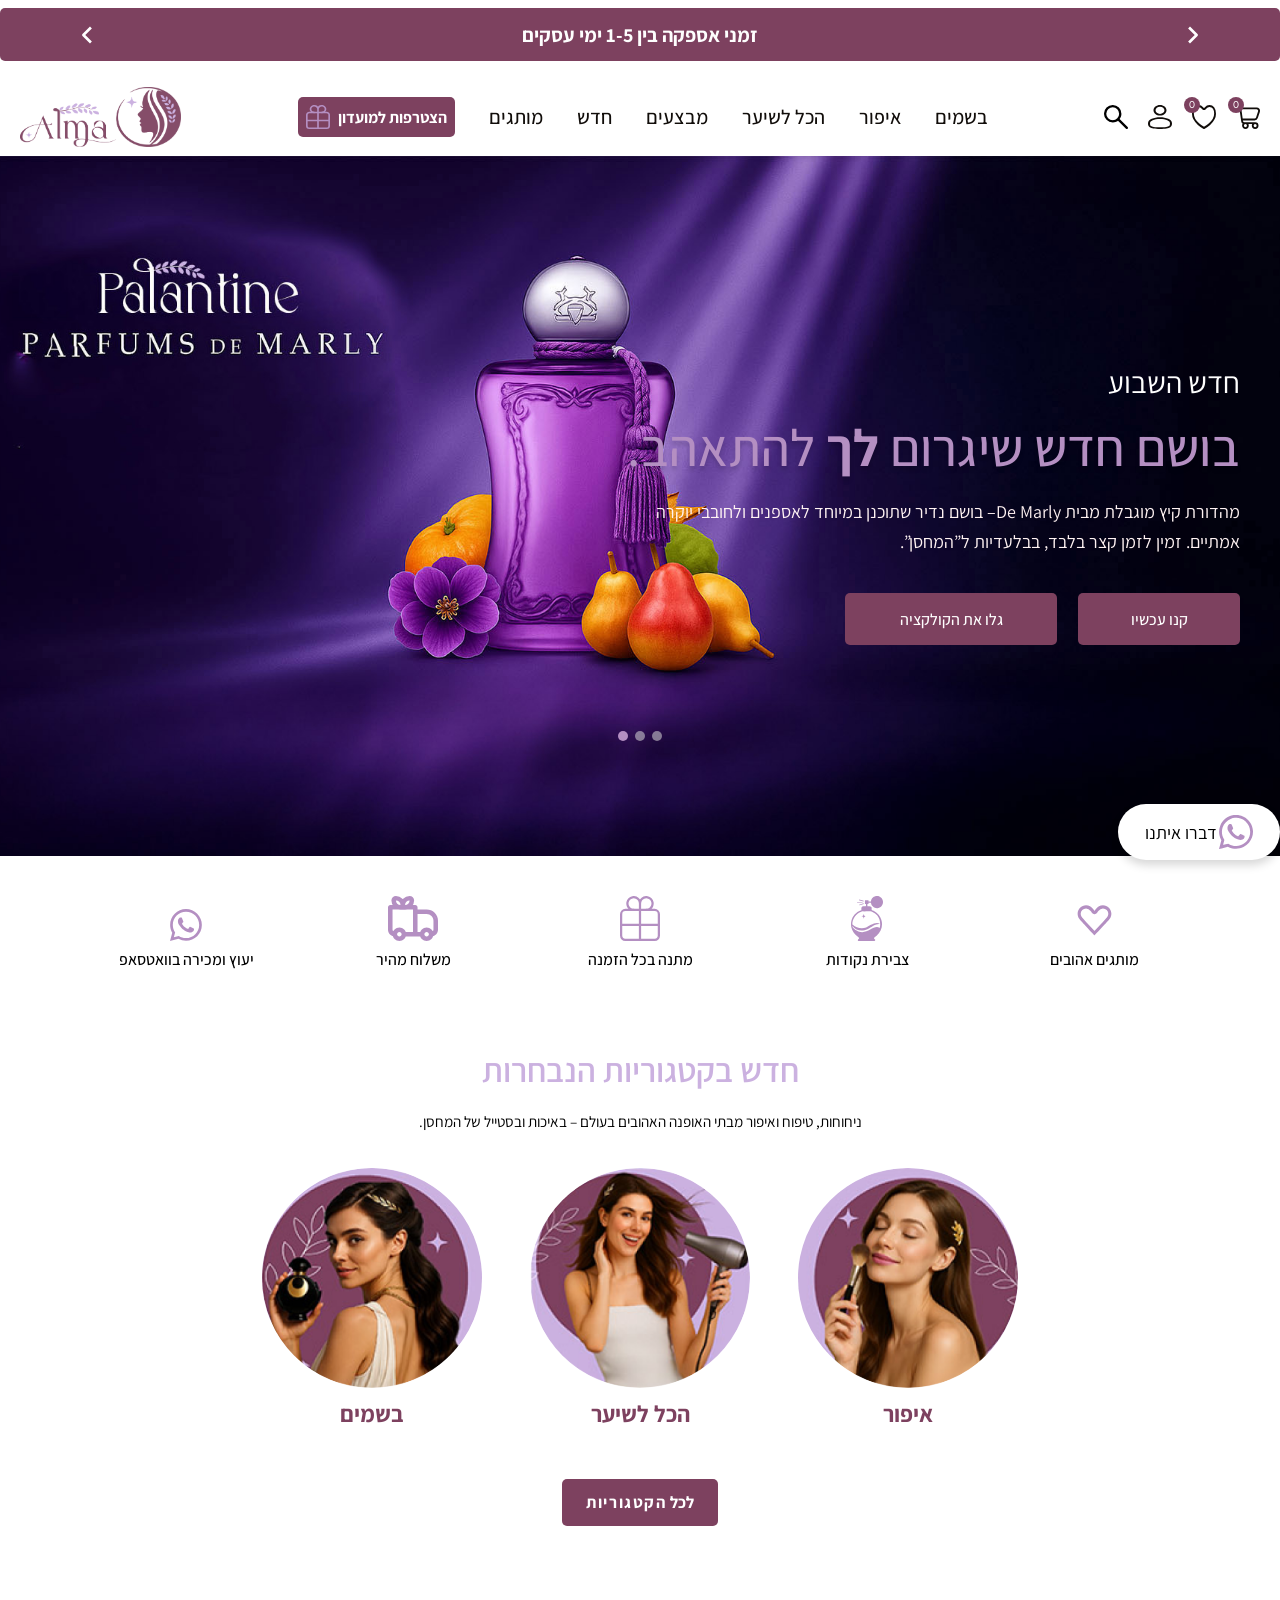
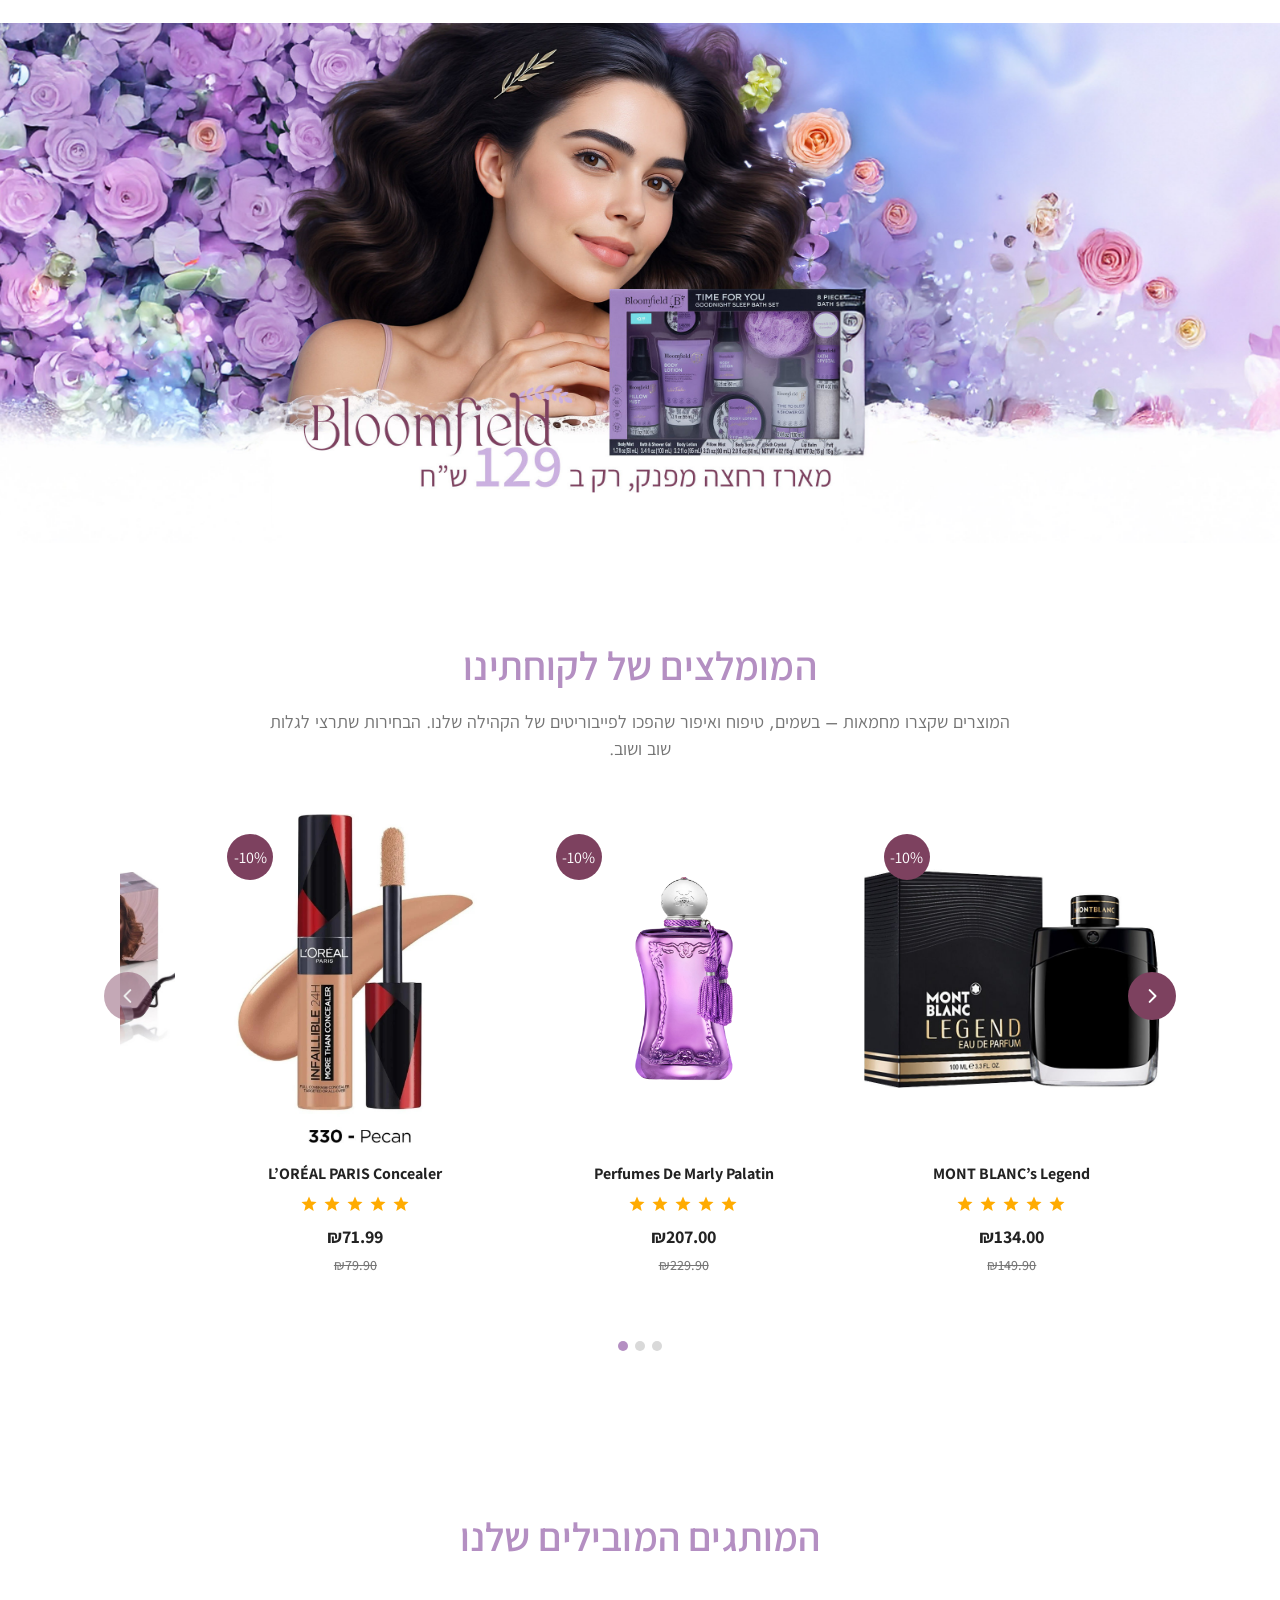
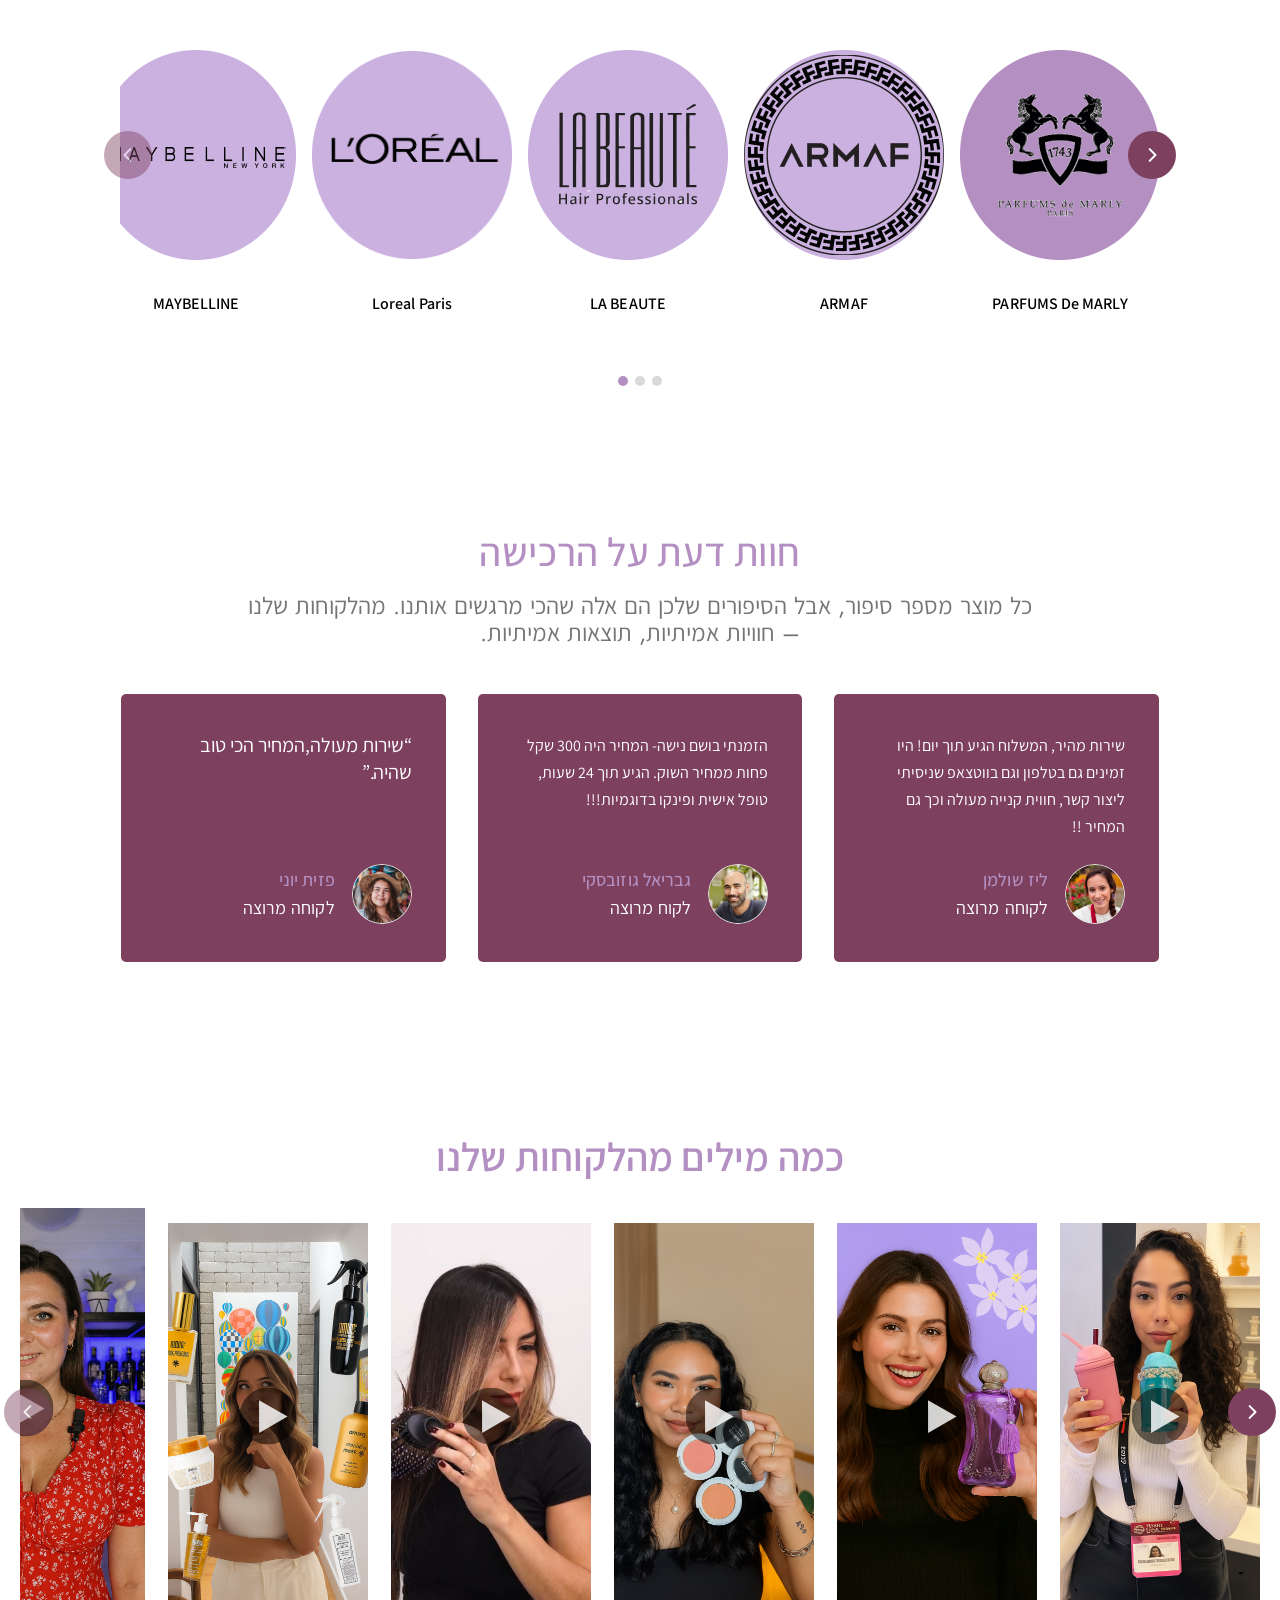
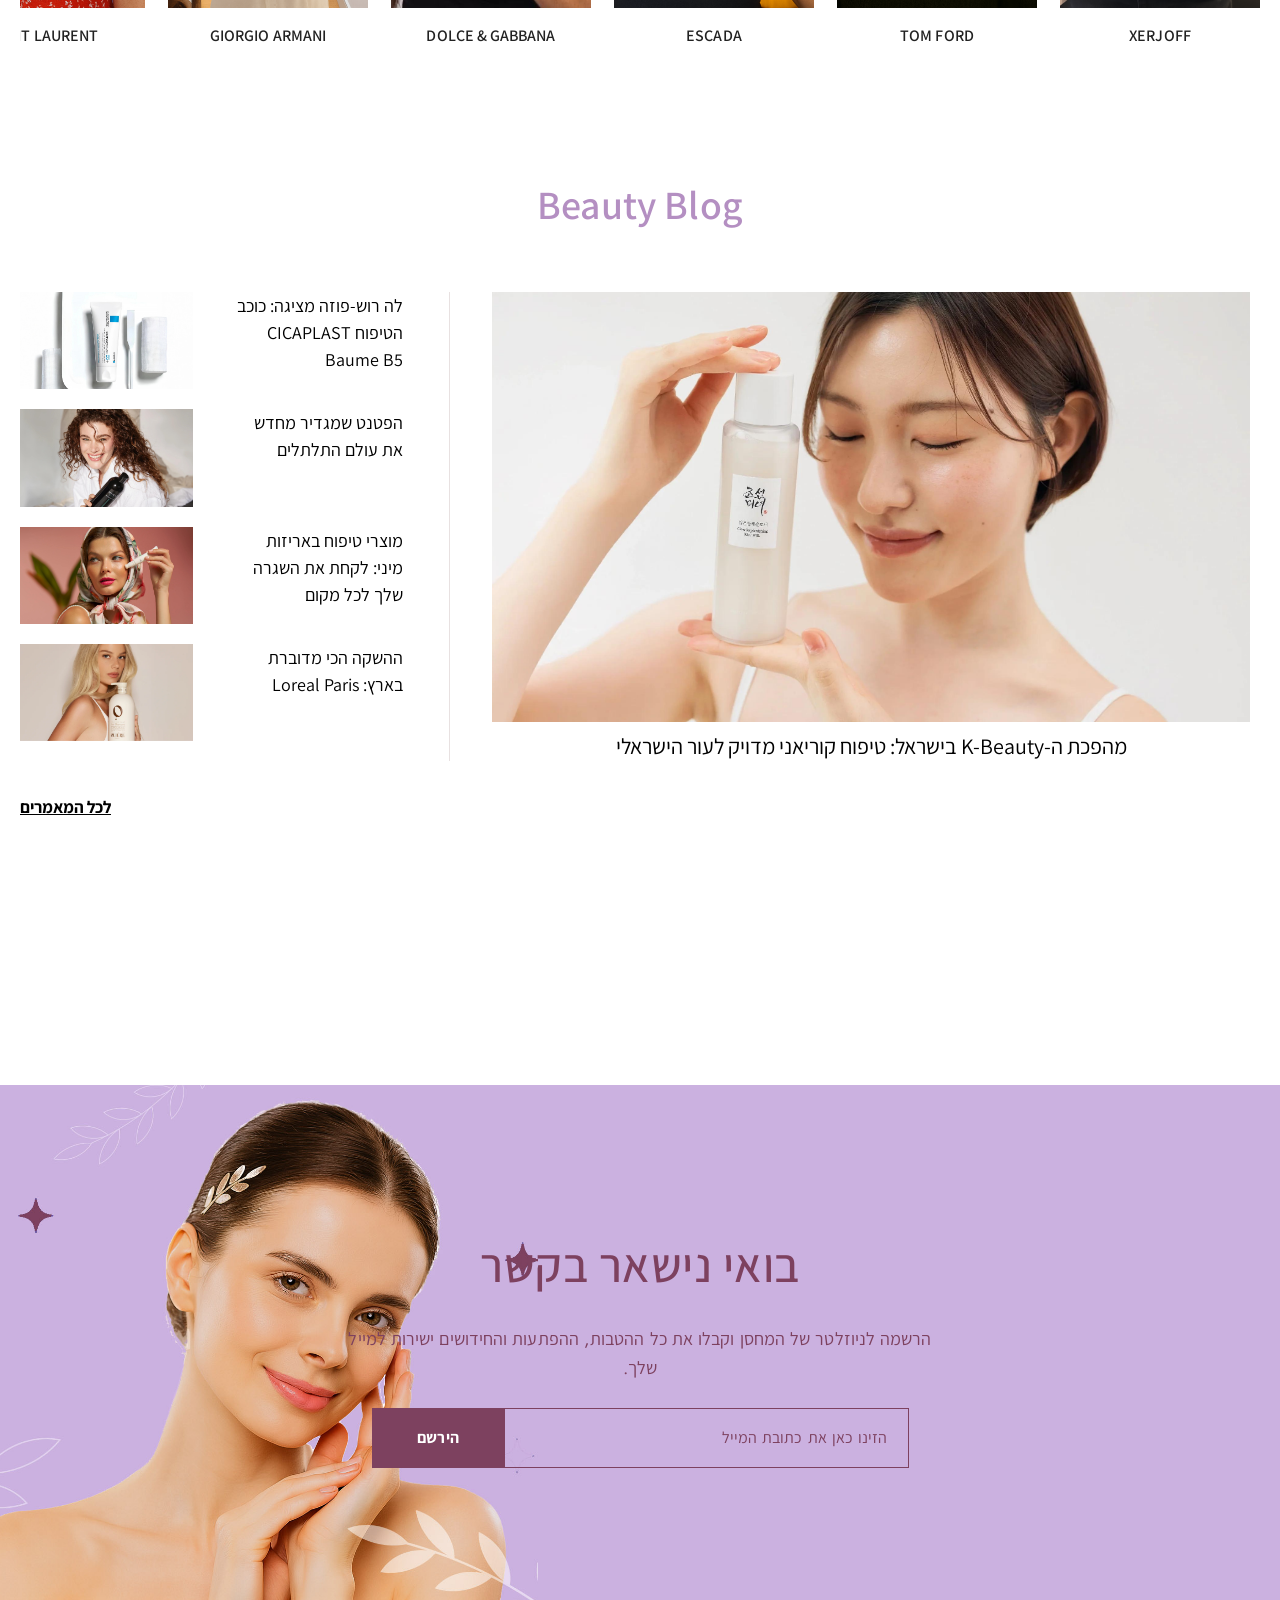
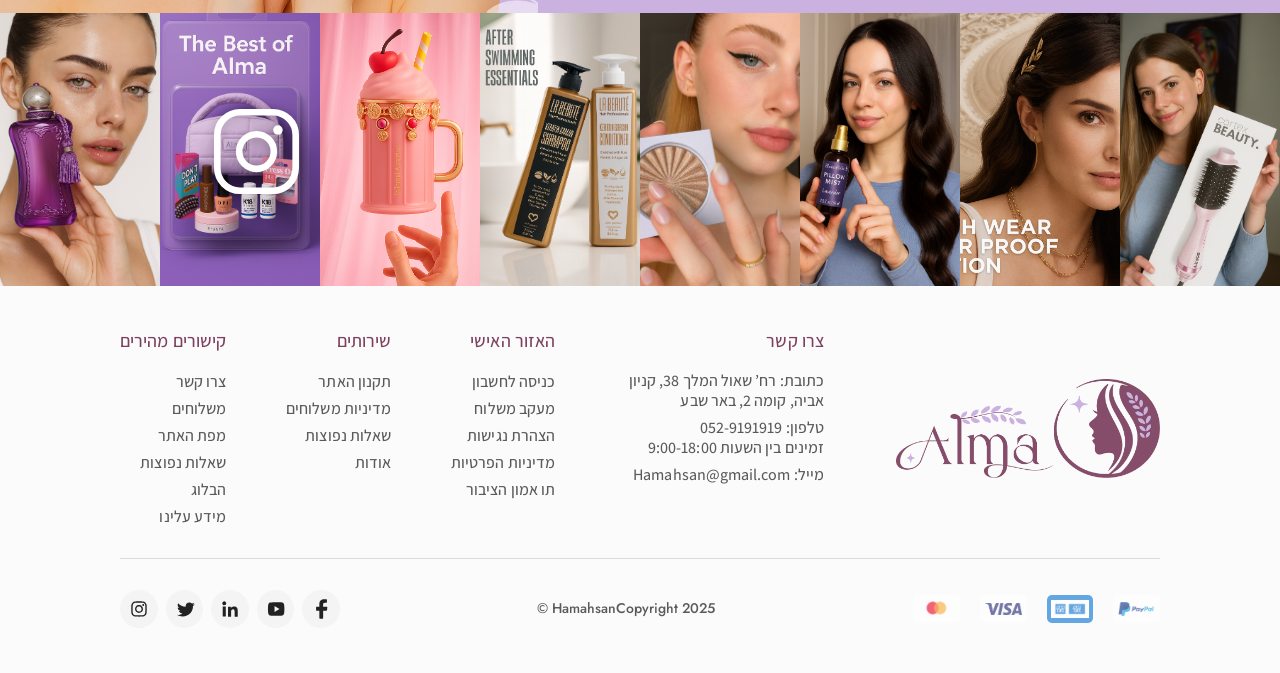
<file: index.html>
<!DOCTYPE html>
<html lang="he" dir="rtl">
<head>
<meta charset="UTF-8">
<meta name="viewport" content="width=device-width, initial-scale=1">
<title>ALMA | המחסן — בשמים, טיפוח ואיפור</title>
<meta name="description" content="המחסן ALMA – בשמים, טיפוח ואיפור מהמותגים המובילים בעולם. משלוח מהיר, מתנה בכל הזמנה וצבירת נקודות.">
<link rel="icon" href="assets/logo.png">
<link rel="preconnect" href="https://fonts.googleapis.com">
<link rel="preconnect" href="https://fonts.gstatic.com" crossorigin>
<link href="https://fonts.googleapis.com/css2?family=Assistant:wght@300;400;500;600;700;800&family=Jost:wght@400;500;600&display=swap" rel="stylesheet">
<link rel="stylesheet" href="css/style.css">
</head>
<body>

<a class="skip-link" href="#main">דלג לתוכן הראשי</a>

<!-- ============ HEADER ============ -->
<header class="site-header">

  <!-- announcement bar -->
  <div class="announce">
    <button class="announce__arrow announce__arrow--prev" type="button" aria-label="הודעה קודמת">
      <img src="assets/arrow-left-thin.svg" alt="">
    </button>
    <p class="announce__text">זמני אספקה בין 1-5 ימי עסקים</p>
    <button class="announce__arrow announce__arrow--next" type="button" aria-label="הודעה הבאה">
      <img src="assets/arrow-right-thin.svg" alt="">
    </button>
  </div>

  <!-- main nav -->
  <div class="nav">
    <div class="nav__inner">

      <div class="nav__icons">
        <button class="nav__icon" type="button" aria-label="חיפוש">
          <img src="assets/icon-search.svg" alt="">
        </button>
        <a class="nav__icon" href="#" aria-label="אזור אישי">
          <img src="assets/icon-user.svg" alt="">
        </a>
        <a class="nav__icon" href="#" aria-label="מועדפים">
          <img src="assets/icon-heart.svg" alt="">
          <span class="nav__badge">0</span>
        </a>
        <a class="nav__icon" href="#" aria-label="עגלת קניות">
          <img src="assets/icon-cart.svg" alt="">
          <span class="nav__badge">0</span>
        </a>
      </div>

      <button class="nav__burger" type="button" aria-label="תפריט" aria-expanded="false" aria-controls="primary-menu">
        <span></span><span></span><span></span>
      </button>

      <nav class="nav__menu" id="primary-menu" aria-label="תפריט ראשי">
        <ul class="nav__list">
          <li class="has-mega">
            <a href="#" aria-expanded="false" aria-haspopup="true" aria-controls="mega-perfume">בשמים</a>
            <div class="mega" id="mega-perfume">
              <div class="mega__inner mega__inner--wide">
                <img class="mega__img mega__img--perfume" src="assets/mega-perfume.png" alt="">
                <ul class="mega__list">
                  <li><a href="category.html?cat=brands">מותגי בישום מובילים</a></li>
                  <li><a href="category.html?cat=unisex">בשמי יוניסקס</a></li>
                  <li><a href="category.html">בשמי נשים</a></li>
                  <li><a href="category.html?cat=men">בשמי גברים</a></li>
                  <li><a href="category.html?cat=luxury">בשמי יוקרה</a></li>
                  <li><a href="category.html?cat=sets">סטים ומארזים</a></li>
                </ul>
              </div>
            </div>
          </li>
          <li class="has-mega">
            <a href="#" aria-expanded="false" aria-haspopup="true" aria-controls="mega-makeup">איפור</a>
            <div class="mega" id="mega-makeup">
              <div class="mega__inner mega__inner--wide">
                <img class="mega__img mega__img--makeup" src="assets/mega-makeup.png" alt="">
                <ul class="mega__list">
                  <li><a href="category.html?cat=beauty-brands">מותגי יופי מומלצים</a></li>
                  <li><a href="category.html?cat=cosmetics">איפור</a></li>
                  <li><a href="category.html?cat=body">טיפוח הגוף</a></li>
                  <li><a href="category.html?cat=face">טיפוח פנים</a></li>
                </ul>
              </div>
            </div>
          </li>
          <li class="has-mega">
            <a href="#" aria-expanded="false" aria-haspopup="true" aria-controls="mega-hair">הכל לשיער</a>
            <div class="mega" id="mega-hair">
              <div class="mega__inner">
                <ul class="mega__list">
                  <li><a href="category.html?cat=hair-brands">מותגי טיפוח<br>שיער מומלצים</a></li>
                  <li><a href="category.html?cat=devices">מכשירי חשמל לשיער</a></li>
                  <li><a href="category.html?cat=styling">עיצוב שיער</a></li>
                  <li><a href="category.html?cat=haircare">טיפוח שיער</a></li>
                </ul>
              </div>
            </div>
          </li>
          <li><a href="category.html?cat=sale">מבצעים</a></li>
          <li><a href="category.html?cat=new">חדש</a></li>
          <li><a href="brands.html">מותגים</a></li>
        </ul>
        <a class="btn-club" href="#">
          <span>הצטרפות למועדון</span>
          <img src="assets/icon-gift-sm.svg" alt="">
        </a>
      </nav>

      <a class="nav__logo" href="#" aria-label="ALMA — לעמוד הבית">
        <img src="assets/logo.png" alt="ALMA">
      </a>

    </div>
  </div>

  <!-- ============ SEARCH PANEL (Figma 593:327) ============ -->
  <div class="search-panel" id="searchPanel" aria-hidden="true">
    <div class="search-panel__inner">
      <button class="search-panel__close" type="button" data-search-close aria-label="סגירת החיפוש">
        <img src="assets/search-close.svg" alt="">
      </button>
      <form class="search-panel__form" role="search" action="#">
        <img class="search-panel__icon" src="assets/search-ai.svg" alt="">
        <label class="visually-hidden" for="siteSearch">חיפוש באתר</label>
        <input class="search-panel__input" id="siteSearch" type="search" name="q" placeholder="כן, במה אני יכולה לעזור?" autocomplete="off">
      </form>
    </div>
  </div>
</header>

<main id="main">

  <!-- ============ HERO ============ -->
  <section class="hero">
    <img class="hero__bg" src="assets/hero.png" alt="" data-setting-src="hero_image">
    <div class="hero__box">
      <div class="hero__text">
        <p class="hero__kicker" data-setting="hero_kicker">חדש השבוע</p>
        <h1 class="hero__title" data-setting-html="hero_title">בושם חדש שיגרום <strong>לך</strong> להתאהב.</h1>
        <p class="hero__desc" data-setting="hero_subtitle">מהדורת קיץ מוגבלת מבית De Marly– בושם נדיר שתוכנן במיוחד לאספנים ולחובבי יוקרה אמתיים. זמין לזמן קצר בלבד, בבלעדיות ל&rdquo;המחסן&rdquo;.</p>
      </div>
      <div class="hero__actions">
        <a class="btn btn--primary btn--buy" href="product.html" data-setting="hero_cta1_label" data-setting-href="hero_cta1_url">קנו עכשיו</a>
        <a class="btn btn--primary btn--collection" href="categories.html" data-setting="hero_cta2_label" data-setting-href="hero_cta2_url">גלו את הקולקציה</a>
      </div>
    </div>
    <div class="dots hero__dots" aria-hidden="true">
      <span class="dot is-active"></span><span class="dot"></span><span class="dot"></span>
    </div>
  </section>

  <!-- ============ USP STRIP ============ -->
  <section class="usp" aria-label="יתרונות החנות">
    <ul class="usp__list">
      <li class="usp__item">
        <img class="usp__icon" src="assets/feat-heart.svg" alt="" width="44" height="44">
        <p class="usp__label" data-setting="usp_1">מותגים אהובים</p>
      </li>
      <li class="usp__item">
        <img class="usp__icon" src="assets/feat-perfume.svg" alt="" width="33" height="46">
        <p class="usp__label" data-setting="usp_2">צבירת נקודות</p>
      </li>
      <li class="usp__item">
        <img class="usp__icon" src="assets/feat-gift.svg" alt="" width="45" height="45">
        <p class="usp__label" data-setting="usp_3">מתנה בכל הזמנה</p>
      </li>
      <li class="usp__item">
        <img class="usp__icon" src="assets/feat-delivery.svg" alt="" width="45" height="45">
        <p class="usp__label" data-setting="usp_4">משלוח מהיר</p>
      </li>
      <li class="usp__item">
        <img class="usp__icon usp__icon--sm" src="assets/feat-whatsapp.svg" alt="" width="32" height="32">
        <p class="usp__label" data-setting="usp_5">יעוץ ומכירה בוואטסאפ</p>
      </li>
    </ul>
  </section>

  <!-- ============ CATEGORIES ============ -->
  <section class="cats">
    <div class="cats__head">
      <h2 class="cats__title">חדש בקטגוריות הנבחרות</h2>
      <p class="cats__sub">ניחוחות, טיפוח ואיפור מבתי האופנה האהובים בעולם – באיכות ובסטייל של המחסן.</p>
    </div>
    <ul class="cats__list">
      <li class="cat">
        <a href="category.html?cat=perfume"><img src="assets/cat-perfume.png" alt="בשמים"><span class="cat__name">בשמים</span></a>
      </li>
      <li class="cat">
        <a href="category.html?cat=hair"><img src="assets/cat-hair.png" alt="הכל לשיער"><span class="cat__name">הכל לשיער</span></a>
      </li>
      <li class="cat">
        <a href="category.html?cat=makeup"><img src="assets/cat-makeup.png" alt="איפור"><span class="cat__name">איפור</span></a>
      </li>
    </ul>
    <a class="btn btn--primary cats__btn" href="categories.html"><span>לכל <b class="ls">הקטגוריות</b></span></a>
  </section>

  <!-- ============ GIFTS BANNER ============ -->
  <section class="giftbanner" aria-label="מארז רחצה מפנק Bloomfield">
    <a href="category.html"><img src="assets/gifts-banner.png" alt="מארז רחצה מפנק Bloomfield, רק ב־129 ש״ח"></a>
  </section>

  <!-- ============ RECOMMENDED PRODUCTS ============ -->
  <section class="products">
    <div class="section-head">
      <h2 class="section-title">המומלצים של לקוחתינו</h2>
      <p class="section-sub">המוצרים שקצרו מחמאות – בשמים, טיפוח ואיפור שהפכו לפייבוריטים של הקהילה שלנו. הבחירות שתרצי לגלות שוב ושוב.</p>
    </div>

    <div class="carousel" data-carousel>
      <button class="carousel__arrow carousel__arrow--prev" type="button" data-dir="prev" aria-label="הקודם">
        <img src="assets/icon-arrow-up.svg" alt="">
      </button>

      <ul class="carousel__track products__track" data-track>
        <li class="product" data-id="montblanc-legend" data-price="134" data-name="MONT BLANC Legend א.ד.פ" data-img="assets/prod-montblanc.png">
          <a href="product.html?id=montblanc-legend">
            <span class="product__badge">-10%</span>
            <span class="product__media"><img src="assets/prod-montblanc.png" alt="MONT BLANC's Legend"></span>
            <span class="product__body">
              <span class="product__name">MONT BLANC&rsquo;s Legend</span>
              <span class="rating" aria-label="דירוג 5 מתוך 5">
                <img src="assets/icon-star.svg" alt=""><img src="assets/icon-star.svg" alt=""><img src="assets/icon-star.svg" alt=""><img src="assets/icon-star.svg" alt=""><img src="assets/icon-star.svg" alt="">
              </span>
              <span class="product__price">₪134.00</span>
              <span class="product__old">₪149.90</span>
            </span>
          </a>
        </li>
        <li class="product" data-id="marly-palatine" data-price="207" data-name="Perfumes De Marly Palatin" data-img="assets/prod-demarly.png">
          <a href="product.html?id=marly-palatine">
            <span class="product__badge">-10%</span>
            <span class="product__media"><img src="assets/prod-demarly.png" alt="Perfumes De Marly Palatin"></span>
            <span class="product__body">
              <span class="product__name">Perfumes De Marly Palatin</span>
              <span class="rating" aria-label="דירוג 5 מתוך 5">
                <img src="assets/icon-star.svg" alt=""><img src="assets/icon-star.svg" alt=""><img src="assets/icon-star.svg" alt=""><img src="assets/icon-star.svg" alt=""><img src="assets/icon-star.svg" alt="">
              </span>
              <span class="product__price">₪207.00</span>
              <span class="product__old">₪229.90</span>
            </span>
          </a>
        </li>
        <li class="product" data-id="loreal-concealer" data-price="71.99" data-name="L’ORÉAL PARIS Concealer" data-img="assets/prod-loreal.png">
          <a href="product.html?id=loreal-concealer">
            <span class="product__badge">-10%</span>
            <span class="product__media"><img src="assets/prod-loreal.png" alt="L’ORÉAL PARIS Concealer"></span>
            <span class="product__body">
              <span class="product__name">L&rsquo;ORÉAL PARIS Concealer</span>
              <span class="rating" aria-label="דירוג 5 מתוך 5">
                <img src="assets/icon-star.svg" alt=""><img src="assets/icon-star.svg" alt=""><img src="assets/icon-star.svg" alt=""><img src="assets/icon-star.svg" alt=""><img src="assets/icon-star.svg" alt="">
              </span>
              <span class="product__price">₪71.99</span>
              <span class="product__old">₪79.90</span>
            </span>
          </a>
        </li>
        <li class="product" data-id="cortex-styling" data-price="179" data-name="CORTEX Hair Styling" data-img="assets/prod-cortex.png">
          <a href="product.html?id=cortex-styling">
            <span class="product__badge">-10%</span>
            <span class="product__media"><img src="assets/prod-cortex.png" alt="CORTEX Hair Styling"></span>
            <span class="product__body">
              <span class="product__name">CORTEX Hair Styling</span>
              <span class="rating" aria-label="דירוג 5 מתוך 5">
                <img src="assets/icon-star.svg" alt=""><img src="assets/icon-star.svg" alt=""><img src="assets/icon-star.svg" alt=""><img src="assets/icon-star.svg" alt=""><img src="assets/icon-star.svg" alt="">
              </span>
              <span class="product__price">₪179.00</span>
              <span class="product__old">₪199.90</span>
            </span>
          </a>
        </li>
      </ul>

      <button class="carousel__arrow carousel__arrow--next" type="button" data-dir="next" aria-label="הבא">
        <img src="assets/icon-arrow-up.svg" alt="">
      </button>
    </div>

    <div class="dots" data-dots aria-hidden="true">
      <span class="dot is-active"></span><span class="dot"></span><span class="dot"></span>
    </div>
  </section>

  <!-- ============ BRANDS ============ -->
  <section class="brands">
    <h2 class="section-title">המותגים המובילים שלנו</h2>

    <div class="carousel" data-carousel>
      <button class="carousel__arrow carousel__arrow--prev" type="button" data-dir="prev" aria-label="הקודם">
        <img src="assets/icon-arrow-up.svg" alt="">
      </button>

      <ul class="carousel__track brands__track" data-track>
        <li class="brand"><a href="category.html"><img src="assets/brand-demarly.png" alt="PARFUMS de MARLY"><span>PARFUMS de MARLY</span></a></li>
        <li class="brand"><a href="category.html"><img src="assets/brand-armaf.png" alt="ARMAF"><span>ARMAF</span></a></li>
        <li class="brand"><a href="category.html"><img src="assets/brand-labeaute.png" alt="LA BEAUTE"><span>LA BEAUTE</span></a></li>
        <li class="brand"><a href="category.html"><img src="assets/brand-loreal.png" alt="Loreal paris"><span>Loreal paris</span></a></li>
        <li class="brand"><a href="category.html"><img src="assets/brand-maybelline.png" alt="MAYBELLINE"><span>MAYBELLINE</span></a></li>
        <li class="brand"><a href="category.html"><img src="assets/brand-k18.png" alt="K18"><span>K18</span></a></li>
      </ul>

      <button class="carousel__arrow carousel__arrow--next" type="button" data-dir="next" aria-label="הבא">
        <img src="assets/icon-arrow-up.svg" alt="">
      </button>
    </div>

    <div class="dots" data-dots aria-hidden="true">
      <span class="dot is-active"></span><span class="dot"></span><span class="dot"></span>
    </div>
  </section>

  <!-- ============ TESTIMONIALS ============ -->
  <section class="reviews">
    <div class="section-head reviews__head">
      <h2 class="section-title reviews__title">חוות דעת על הרכישה</h2>
      <p class="section-sub reviews__sub">כל מוצר מספר סיפור, אבל הסיפורים שלכן הם אלה שהכי מרגשים אותנו. מהלקוחות שלנו – חוויות אמיתיות, תוצאות אמיתיות.</p>
    </div>

    <ul class="reviews__list" id="reviewsList">
      <li class="review">
        <p class="review__text">שירות מהיר, המשלוח הגיע תוך יום! היו זמינים גם בטלפון וגם בווטצאפ שניסיתי ליצור קשר, חווית קנייה מעולה וכך גם המחיר !!</p>
        <div class="review__person">
          <img class="review__avatar" src="assets/avatar-3.png" alt="">
          <div class="review__meta">
            <span class="review__name">ליז שולמן</span>
            <span class="review__role">לקוחה מרוצה</span>
          </div>
        </div>
      </li>
      <li class="review">
        <p class="review__text">הזמנתי בושם נישה- המחיר היה 300 שקל פחות ממחיר השוק. הגיע תוך 24 שעות, טופל אישית ופינקו בדוגמיות!!!</p>
        <div class="review__person">
          <img class="review__avatar" src="assets/avatar-2.png" alt="">
          <div class="review__meta">
            <span class="review__name">גבריאל גוזובסקי</span>
            <span class="review__role">לקוח מרוצה</span>
          </div>
        </div>
      </li>
      <li class="review">
        <p class="review__text review__text--lg">&ldquo;שירות מעולה,המחיר הכי טוב שהיה.&rdquo;</p>
        <div class="review__person">
          <img class="review__avatar" src="assets/avatar-1.png" alt="">
          <div class="review__meta">
            <span class="review__name">פזית יוני</span>
            <span class="review__role">לקוחה מרוצה</span>
          </div>
        </div>
      </li>
    </ul>
  </section>

  <!-- ============ REELS ============ -->
  <section class="reels">
    <h2 class="section-title">כמה מילים מהלקוחות שלנו</h2>

    <div class="carousel" data-carousel>
      <button class="carousel__arrow carousel__arrow--prev" type="button" data-dir="prev" aria-label="הקודם">
        <img src="assets/icon-arrow-up.svg" alt="">
      </button>

      <ul class="carousel__track reels__track" data-track>
        <li class="reel"><a href="#">
          <span class="reel__media"><img src="assets/reel-xerjoff.png" alt="XERJOFF"><img class="reel__play" src="assets/play.svg" alt=""></span>
          <span class="reel__name">XERJOFF</span></a></li>
        <li class="reel"><a href="#">
          <span class="reel__media"><img src="assets/reel-tomford.png" alt="TOM FORD"><img class="reel__play" src="assets/play.svg" alt=""></span>
          <span class="reel__name">TOM FORD</span></a></li>
        <li class="reel"><a href="#">
          <span class="reel__media"><img src="assets/reel-escada.png" alt="ESCADA"><img class="reel__play" src="assets/play.svg" alt=""></span>
          <span class="reel__name">ESCADA</span></a></li>
        <li class="reel"><a href="#">
          <span class="reel__media"><img src="assets/reel-dg.png" alt="DOLCE & GABBANA"><img class="reel__play" src="assets/play.svg" alt=""></span>
          <span class="reel__name">DOLCE &amp; GABBANA</span></a></li>
        <li class="reel"><a href="#">
          <span class="reel__media"><img src="assets/reel-armani.png" alt="GIORGIO ARMANI"><img class="reel__play" src="assets/play.svg" alt=""></span>
          <span class="reel__name">GIORGIO ARMANI</span></a></li>
        <li class="reel reel--wide"><a href="#">
          <span class="reel__media"><img src="assets/reel-ysl.png" alt="YVES SAINT LAURENT"><img class="reel__play" src="assets/play-1.svg" alt=""></span>
          <span class="reel__name">YVES SAINT LAURENT</span></a></li>
      </ul>

      <button class="carousel__arrow carousel__arrow--next" type="button" data-dir="next" aria-label="הבא">
        <img src="assets/icon-arrow-up.svg" alt="">
      </button>
    </div>
  </section>

  <!-- ============ BEAUTY BLOG ============ -->
  <section class="blog">
    <h2 class="section-title blog__title">Beauty blog</h2>

    <div class="blog__grid">
      <ul class="blog__list" id="blogList">
        <li class="post">
          <a href="#">
            <span class="post__text">לה רוש-פוזה מציגה: כוכב הטיפוח CICAPLAST Baume B5</span>
            <span class="post__thumb"><img src="assets/blog-1.png" alt=""></span>
          </a>
        </li>
        <li class="post">
          <a href="#">
            <span class="post__text">הפטנט שמגדיר מחדש את עולם התלתלים</span>
            <span class="post__thumb"><img src="assets/blog-2.png" alt=""></span>
          </a>
        </li>
        <li class="post">
          <a href="#">
            <span class="post__text">מוצרי טיפוח באריזות מיני: לקחת את השגרה שלך לכל מקום</span>
            <span class="post__thumb"><img src="assets/blog-3.png" alt=""></span>
          </a>
        </li>
        <li class="post">
          <a href="#">
            <span class="post__text">ההשקה הכי מדוברת בארץ: Loreal Paris</span>
            <span class="post__thumb"><img src="assets/blog-4.png" alt=""></span>
          </a>
        </li>
      </ul>

      <article class="post-main" id="blogMain">
        <a href="#">
          <span class="post-main__media"><img src="assets/blog-main.png" alt=""></span>
          <span class="post-main__title">מהפכת ה-K-Beauty בישראל: טיפוח קוריאני מדויק לעור הישראלי</span>
        </a>
      </article>
    </div>

    <div class="blog__foot"><a class="blog__all" href="page.html?blog">לכל המאמרים</a></div>
  </section>

  <!-- ============ NEWSLETTER ============ -->
  <section class="newsletter">
    <img class="newsletter__img" src="assets/newsletter.png" alt="">
    <div class="newsletter__content">
      <h2 class="newsletter__title" data-setting="newsletter_title">בואי נישאר בקשר</h2>
      <p class="newsletter__sub" data-setting="newsletter_text">הרשמה לניוזלטר של המחסן וקבלו את כל ההטבות, ההפתעות והחידושים ישירות למייל שלך.</p>
      <form class="newsletter__form" action="#" method="post">
        <label class="visually-hidden" for="nl-email">כתובת מייל</label>
        <input class="newsletter__input" id="nl-email" type="email" name="email" placeholder="הזינו כאן את כתובת המייל" required>
        <button class="newsletter__btn" type="submit">הירשם</button>
      </form>
    </div>
  </section>

  <!-- ============ INSTAGRAM ============ -->
  <section class="social" aria-label="עקבו אחרינו באינסטגרם">
    <a class="social__link" href="#" aria-label="עקבו אחרינו באינסטגרם">
      <ul class="social__grid">
        <li class="social__cell"><img src="assets/ig-1.png" alt=""><img class="social__over" src="assets/ig-1b.png" alt=""></li>
        <li><img src="assets/ig-2.png" alt=""></li>
        <li><img src="assets/ig-3.png" alt=""></li>
        <li><img src="assets/ig-4.png" alt=""></li>
        <li><img src="assets/ig-5.png" alt=""></li>
        <li><img src="assets/ig-6.png" alt=""></li>
        <li><img src="assets/ig-7.png" alt=""></li>
        <li><img src="assets/ig-8.png" alt=""></li>
      </ul>
      <img class="social__ig" src="assets/icon-instagram.svg" alt="">
    </a>
  </section>

</main>

<!-- ============ FOOTER ============ -->
<footer class="footer">
  <div class="footer__inner">

    <div class="footer__top">
      <a class="footer__logo" href="#"><img src="assets/logo.png" alt="ALMA"></a>

      <div class="footer__cols">
        <div class="fcol fcol--contact">
          <h3 class="fcol__title">צרו קשר</h3>
          <div class="fcol__body">
            <p>כתובת: רח&rsquo; שאול המלך 38, קניון אביה, קומה 2, באר שבע</p>
            <p>טלפון: <a data-setting="contact_phone" href="tel:0529191919">052-9191919</a><br>זמינים בין השעות 9:00-18:00</p>
            <p>מייל: Hamahsan@gmail.com</p>
          </div>
        </div>

        <div class="fcol">
          <h3 class="fcol__title">האזור האישי</h3>
          <ul class="fcol__links">
            <li><a href="#">כניסה לחשבון</a></li>
            <li><a href="#">מעקב משלוח</a></li>
            <li><a href="#">הצהרת נגישות</a></li>
            <li><a href="#">מדיניות הפרטיות</a></li>
            <li><a href="#">תו אמון הציבור</a></li>
          </ul>
        </div>

        <div class="fcol">
          <h3 class="fcol__title">שירותים</h3>
          <ul class="fcol__links" data-pages-links>
            <li><a href="page.html?slug=terms">תקנון האתר</a></li>
            <li><a href="page.html?slug=shipping">מדיניות משלוחים</a></li>
            <li><a href="page.html?slug=faq">שאלות נפוצות</a></li>
            <li><a href="page.html?slug=about">אודות</a></li>
          </ul>
        </div>

        <div class="fcol">
          <h3 class="fcol__title">קישורים מהירים</h3>
          <ul class="fcol__links">
            <li><a href="#">צרו קשר</a></li>
            <li><a href="#">משלוחים</a></li>
            <li><a href="#">מפת האתר</a></li>
            <li><a href="#">שאלות נפוצות</a></li>
            <li><a href="#">הבלוג</a></li>
            <li><a href="#">מידע עלינו</a></li>
          </ul>
        </div>
      </div>
    </div>

    <hr class="footer__rule">

    <div class="footer__bottom">
      <ul class="pay">
        <li><img src="assets/pay-isracard.png" alt="PayPal"></li>
        <li class="pay--amex"><img src="assets/pay-amex.png" alt="American Express"></li>
        <li><img src="assets/pay-mastercard.png" alt="Visa"></li>
        <li><img src="assets/pay-visa.png" alt="Mastercard"></li>
      </ul>

      <p class="footer__copy">HamahsanCopyright 2025 ©</p>

      <ul class="socials">
        <li><a href="#" aria-label="פייסבוק"><img src="assets/soc-5.svg" alt=""></a></li>
        <li><a href="#" aria-label="יוטיוב"><img src="assets/soc-4.svg" alt=""></a></li>
        <li><a href="#" aria-label="לינקדאין"><img src="assets/soc-3.svg" alt=""></a></li>
        <li><a href="#" aria-label="טוויטר"><img src="assets/soc-2.svg" alt=""></a></li>
        <li><a href="#" aria-label="אינסטגרם"><img src="assets/soc-1.svg" alt=""></a></li>
      </ul>
    </div>

  </div>
</footer>

<!-- floating whatsapp -->
<a class="chat" data-setting-wa href="https://wa.me/972529191919" target="_blank" rel="noopener" aria-label="דברו איתנו בוואטסאפ">
  <span class="chat__text">דברו איתנו</span>
  <img class="chat__icon" src="assets/icon-whatsapp.svg" alt="">
</a>

<!-- ============ CART DRAWER (Figma 582:103) ============ -->
<div class="cart-overlay" id="cartOverlay" hidden></div>

<aside class="cart" id="cartDrawer" aria-label="סל קניות" aria-hidden="true">

  <div class="cart__header">
    <div class="cart__headerRow">
      <button class="cart__close" type="button" data-cart-close aria-label="סגירת הסל">
        <img src="assets/cart-close-light.svg" alt="">
      </button>
      <p class="cart__title">סל קניות</p>
    </div>
  </div>

  <p class="cart__note">ברכותיי, ההזמנה שלך זכאית למשלוח חינם!</p>

  <ul class="cart__list" id="cartList">
    <li class="citem" data-price="1039">
      <div class="citem__row">
        <div class="citem__main">
          <div class="citem__top">
            <button class="citem__close" type="button" data-cart-remove aria-label="הסרת המוצר">
              <img src="assets/cart-close.svg" alt="">
            </button>
            <p class="citem__name">בושם פרופרומס דה מארלי</p>
          </div>
          <div class="citem__price">
            <p class="citem__cost"><span data-cart-line>₪ 1039</span></p>
            <div class="qty">
              <button class="qty__btn qty__btn--plus" type="button" data-qty="1" aria-label="הוספת יחידה">
                <img src="assets/cart-plus.svg" alt="">
              </button>
              <span class="qty__val" data-qty-val>1</span>
              <button class="qty__btn qty__btn--minus" type="button" data-qty="-1" aria-label="הפחתת יחידה">
                <img src="assets/cart-minus.svg" alt="">
              </button>
            </div>
          </div>
        </div>
        <span class="citem__img"><img src="assets/pdp-sticky-thumb.png" alt=""></span>
      </div>
    </li>

    <li class="citem" data-price="0">
      <div class="citem__row">
        <div class="citem__main">
          <div class="citem__top">
            <button class="citem__close" type="button" data-cart-remove aria-label="הסרת המוצר">
              <img src="assets/cart-close.svg" alt="">
            </button>
            <p class="citem__name">דוגמיות בשמים חדשים</p>
          </div>
          <div class="citem__price">
            <p class="citem__cost citem__cost--free"><span data-cart-line>חינם</span></p>
            <div class="qty">
              <button class="qty__btn qty__btn--plus" type="button" data-qty="1" aria-label="הוספת יחידה">
                <img src="assets/cart-plus.svg" alt="">
              </button>
              <span class="qty__val" data-qty-val>1</span>
              <button class="qty__btn qty__btn--minus" type="button" data-qty="-1" aria-label="הפחתת יחידה">
                <img src="assets/cart-minus.svg" alt="">
              </button>
            </div>
          </div>
        </div>
        <span class="citem__img"><img src="assets/cart-samples.png" alt=""></span>
      </div>
    </li>
  </ul>

  <p class="cart__empty" id="cartEmpty" hidden>הסל שלך ריק</p>

  <div class="cart__foot">
    <div class="cart__sum">
      <span class="cart__sumVal" id="cartTotal">1039</span>
      <span class="cart__sumLabel">סיכום ביניים</span>
    </div>
    <a class="cart__checkout" href="checkout.html">מעבר לתשלום</a>
    <button class="cart__continue" type="button" data-cart-close>או המשיכי בקניות</button>
  </div>
</aside>

<script src="js/store.js"></script>
<script src="js/main.js"></script>
</body>
</html>
</file>
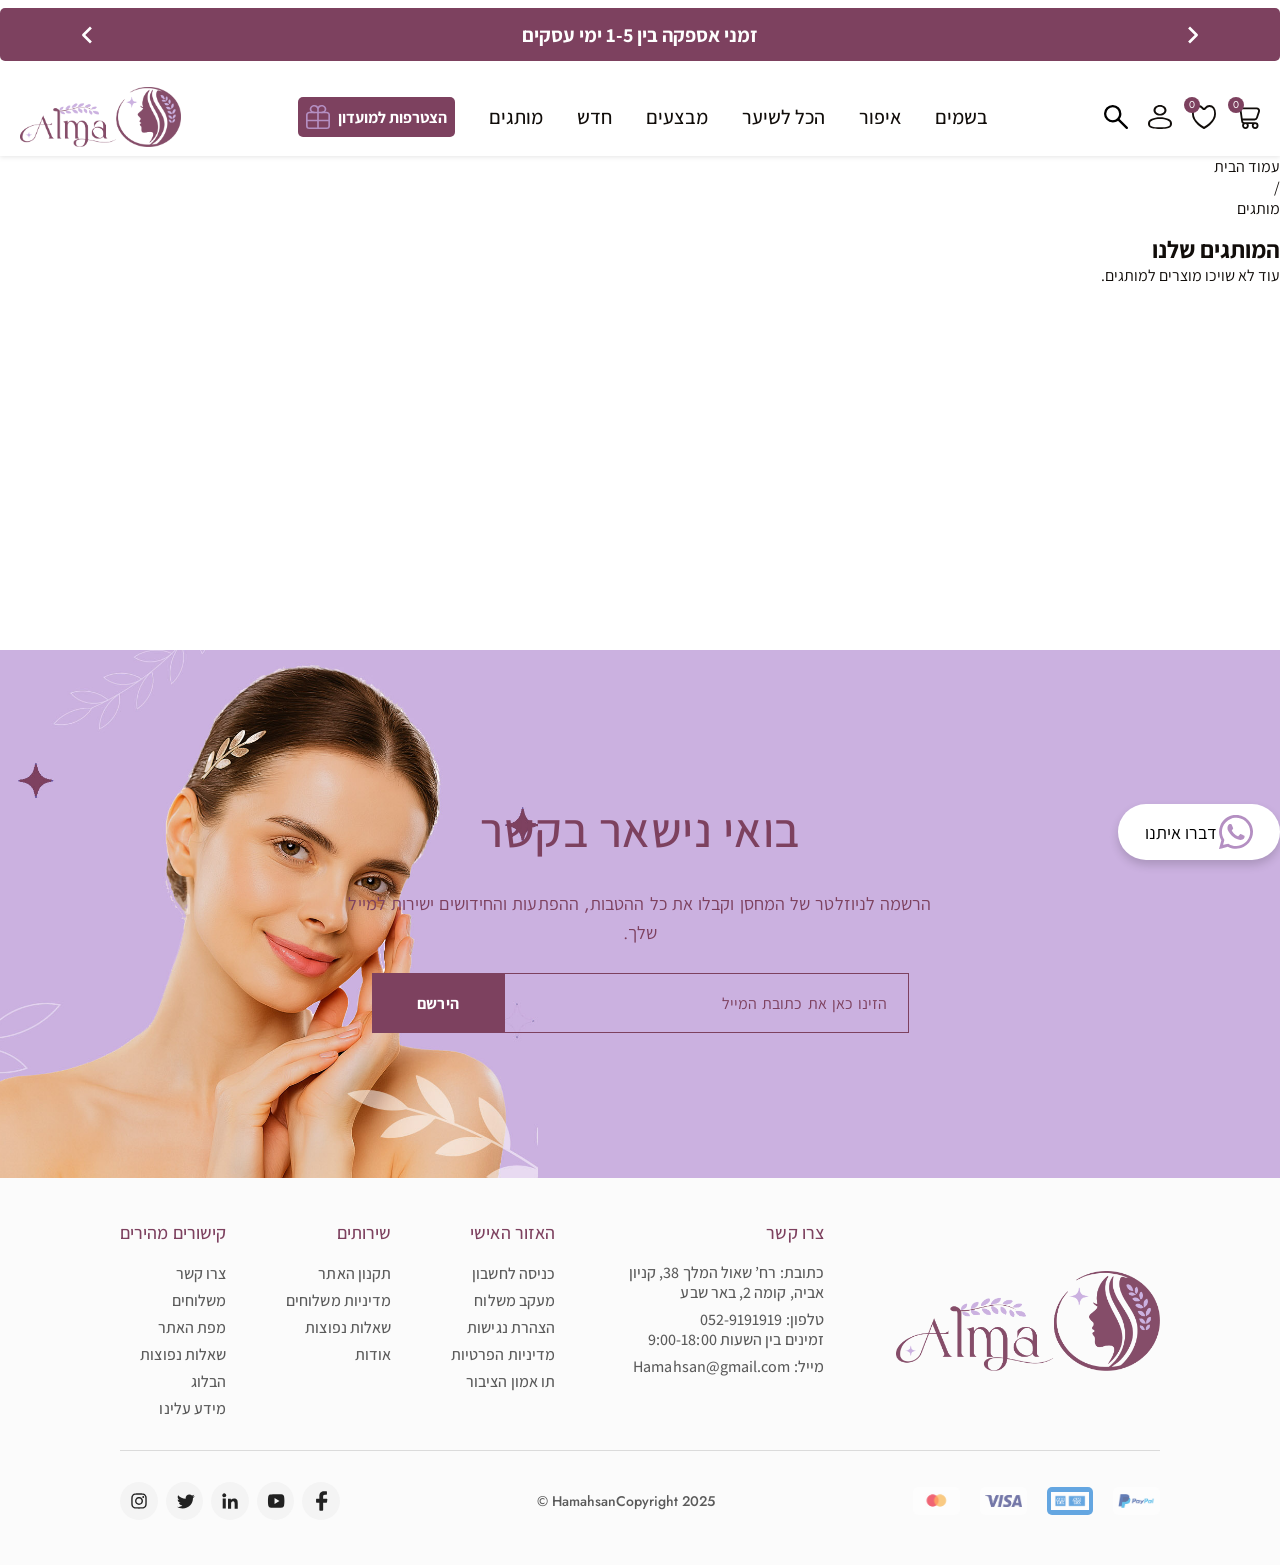
<file: brands.html>
<!DOCTYPE html>
<html lang="he" dir="rtl">
<head>
<meta charset="UTF-8">
<meta name="viewport" content="width=device-width, initial-scale=1">
<title>מותגים | המחסן ALMA</title>
<meta name="description" content="כל המותגים שנמכרים בחנות המחסן ALMA — בשמי בוטיק, איפור וטיפוח.">
<link rel="preconnect" href="https://fonts.googleapis.com">
<link rel="preconnect" href="https://fonts.gstatic.com" crossorigin>
<link href="https://fonts.googleapis.com/css2?family=Assistant:wght@200;300;400;600;700&family=Jost:wght@300;400;500;600&display=swap" rel="stylesheet">
<link rel="stylesheet" href="css/style.css">
<link rel="stylesheet" href="css/brands.css">
</head>
<body>

<a class="skip-link" href="#main">דלג לתוכן הראשי</a>

<!-- ============ HEADER ============ -->
<header class="site-header">
  <div class="announce">
    <button class="announce__arrow announce__arrow--prev" type="button" aria-label="הודעה קודמת">
      <img src="assets/arrow-left-thin.svg" alt="">
    </button>
    <p class="announce__text">זמני אספקה בין 1-5 ימי עסקים</p>
    <button class="announce__arrow announce__arrow--next" type="button" aria-label="הודעה הבאה">
      <img src="assets/arrow-right-thin.svg" alt="">
    </button>
  </div>

  <div class="nav">
    <div class="nav__inner">
      <div class="nav__icons">
        <button class="nav__icon" type="button" aria-label="חיפוש"><img src="assets/icon-search.svg" alt=""></button>
        <a class="nav__icon" href="#" aria-label="אזור אישי"><img src="assets/icon-user.svg" alt=""></a>
        <a class="nav__icon" href="#" aria-label="מועדפים"><img src="assets/icon-heart.svg" alt=""><span class="nav__badge">0</span></a>
        <a class="nav__icon" href="#" aria-label="עגלת קניות"><img src="assets/icon-cart.svg" alt=""><span class="nav__badge">0</span></a>
      </div>

      <button class="nav__burger" type="button" aria-label="תפריט" aria-expanded="false" aria-controls="primary-menu">
        <span></span><span></span><span></span>
      </button>

      <nav class="nav__menu" id="primary-menu" aria-label="תפריט ראשי">
        <ul class="nav__list">
          <li class="has-mega">
            <a href="#" aria-expanded="false" aria-haspopup="true" aria-controls="mega-perfume">בשמים</a>
            <div class="mega" id="mega-perfume">
              <div class="mega__inner mega__inner--wide">
                <img class="mega__img mega__img--perfume" src="assets/mega-perfume.png" alt="">
                <ul class="mega__list">
                  <li><a href="category.html?cat=brands">מותגי בישום מובילים</a></li>
                  <li><a href="category.html?cat=unisex">בשמי יוניסקס</a></li>
                  <li><a href="category.html">בשמי נשים</a></li>
                  <li><a href="category.html?cat=men">בשמי גברים</a></li>
                  <li><a href="category.html?cat=luxury">בשמי יוקרה</a></li>
                  <li><a href="category.html?cat=sets">סטים ומארזים</a></li>
                </ul>
              </div>
            </div>
          </li>
          <li class="has-mega">
            <a href="#" aria-expanded="false" aria-haspopup="true" aria-controls="mega-makeup">איפור</a>
            <div class="mega" id="mega-makeup">
              <div class="mega__inner mega__inner--wide">
                <img class="mega__img mega__img--makeup" src="assets/mega-makeup.png" alt="">
                <ul class="mega__list">
                  <li><a href="category.html?cat=beauty-brands">מותגי יופי מומלצים</a></li>
                  <li><a href="category.html?cat=cosmetics">איפור</a></li>
                  <li><a href="category.html?cat=body">טיפוח הגוף</a></li>
                  <li><a href="category.html?cat=face">טיפוח פנים</a></li>
                </ul>
              </div>
            </div>
          </li>
          <li class="has-mega">
            <a href="#" aria-expanded="false" aria-haspopup="true" aria-controls="mega-hair">הכל לשיער</a>
            <div class="mega" id="mega-hair">
              <div class="mega__inner">
                <ul class="mega__list">
                  <li><a href="category.html?cat=hair-brands">מותגי טיפוח<br>שיער מומלצים</a></li>
                  <li><a href="category.html?cat=devices">מכשירי חשמל לשיער</a></li>
                  <li><a href="category.html?cat=styling">עיצוב שיער</a></li>
                  <li><a href="category.html?cat=haircare">טיפוח שיער</a></li>
                </ul>
              </div>
            </div>
          </li>
          <li><a href="category.html?cat=sale">מבצעים</a></li>
          <li><a href="category.html?cat=new">חדש</a></li>
          <li><a href="brands.html">מותגים</a></li>
        </ul>
        <a class="btn-club" href="#">
          <span>הצטרפות למועדון</span>
          <img src="assets/icon-gift-sm.svg" alt="">
        </a>
      </nav>

      <a class="nav__logo" href="index.html" aria-label="ALMA — לעמוד הבית">
        <img src="assets/logo.png" alt="ALMA">
      </a>
    </div>
  </div>

  <!-- ============ SEARCH PANEL (Figma 593:327) ============ -->
  <div class="search-panel" id="searchPanel" aria-hidden="true">
    <div class="search-panel__inner">
      <button class="search-panel__close" type="button" data-search-close aria-label="סגירת החיפוש">
        <img src="assets/search-close.svg" alt="">
      </button>
      <form class="search-panel__form" role="search" action="#">
        <img class="search-panel__icon" src="assets/search-ai.svg" alt="">
        <label class="visually-hidden" for="siteSearch">חיפוש באתר</label>
        <input class="search-panel__input" id="siteSearch" type="search" name="q" placeholder="כן, במה אני יכולה לעזור?" autocomplete="off">
      </form>
    </div>
  </div>
</header>

<main id="main">
  <nav class="crumbs pagewrap" aria-label="מסלול ניווט">
    <ol>
      <li><a href="index.html">עמוד הבית</a></li>
      <li aria-hidden="true">/</li>
      <li><span aria-current="page">מותגים</span></li>
    </ol>
  </nav>

  <section class="brandpage pagewrap">
    <h1 class="doc-page__title">המותגים שלנו</h1>
    <p class="doc-page__lead" id="brandCount">טוען…</p>
    <ul class="brandgrid" id="brandGrid"></ul>
  </section>
</main>

<!-- ============ NEWSLETTER ============ -->
<section class="newsletter">
    <img class="newsletter__img" src="assets/newsletter.png" alt="">
    <div class="newsletter__content">
      <h2 class="newsletter__title" data-setting="newsletter_title">בואי נישאר בקשר</h2>
      <p class="newsletter__sub" data-setting="newsletter_text">הרשמה לניוזלטר של המחסן וקבלו את כל ההטבות, ההפתעות והחידושים ישירות למייל שלך.</p>
      <form class="newsletter__form" action="#" method="post">
        <label class="visually-hidden" for="nl-email">כתובת מייל</label>
        <input class="newsletter__input" id="nl-email" type="email" name="email" placeholder="הזינו כאן את כתובת המייל" required>
        <button class="newsletter__btn" type="submit">הירשם</button>
      </form>
    </div>
  </section>

<!-- ============ FOOTER ============ -->
<footer class="footer">
  <div class="footer__inner">
    <div class="footer__top">
      <a class="footer__logo" href="index.html"><img src="assets/logo.png" alt="ALMA"></a>

      <div class="footer__cols">
        <div class="fcol fcol--contact">
          <h3 class="fcol__title">צרו קשר</h3>
          <div class="fcol__body">
            <p>כתובת: רח&rsquo; שאול המלך 38, קניון אביה, קומה 2, באר שבע</p>
            <p>טלפון: <a data-setting="contact_phone" href="tel:0529191919">052-9191919</a><br>זמינים בין השעות 9:00-18:00</p>
            <p>מייל: Hamahsan@gmail.com</p>
          </div>
        </div>
        <div class="fcol">
          <h3 class="fcol__title">האזור האישי</h3>
          <ul class="fcol__links">
            <li><a href="#">כניסה לחשבון</a></li>
            <li><a href="#">מעקב משלוח</a></li>
            <li><a href="#">הצהרת נגישות</a></li>
            <li><a href="#">מדיניות הפרטיות</a></li>
            <li><a href="#">תו אמון הציבור</a></li>
          </ul>
        </div>
        <div class="fcol">
          <h3 class="fcol__title">שירותים</h3>
          <ul class="fcol__links" data-pages-links>
            <li><a href="page.html?slug=terms">תקנון האתר</a></li>
            <li><a href="page.html?slug=shipping">מדיניות משלוחים</a></li>
            <li><a href="page.html?slug=faq">שאלות נפוצות</a></li>
            <li><a href="page.html?slug=about">אודות</a></li>
          </ul>
        </div>
        <div class="fcol">
          <h3 class="fcol__title">קישורים מהירים</h3>
          <ul class="fcol__links">
            <li><a href="#">צרו קשר</a></li>
            <li><a href="#">משלוחים</a></li>
            <li><a href="#">מפת האתר</a></li>
            <li><a href="#">שאלות נפוצות</a></li>
            <li><a href="#">הבלוג</a></li>
            <li><a href="#">מידע עלינו</a></li>
          </ul>
        </div>
      </div>
    </div>

    <hr class="footer__rule">

    <div class="footer__bottom">
      <ul class="pay">
        <li><img src="assets/pay-isracard.png" alt="PayPal"></li>
        <li class="pay--amex"><img src="assets/pay-amex.png" alt="American Express"></li>
        <li><img src="assets/pay-mastercard.png" alt="Visa"></li>
        <li><img src="assets/pay-visa.png" alt="Mastercard"></li>
      </ul>
      <p class="footer__copy">HamahsanCopyright 2025 ©</p>
      <ul class="socials">
        <li><a href="#" aria-label="פייסבוק"><img src="assets/soc-5.svg" alt=""></a></li>
        <li><a href="#" aria-label="יוטיוב"><img src="assets/soc-4.svg" alt=""></a></li>
        <li><a href="#" aria-label="לינקדאין"><img src="assets/soc-3.svg" alt=""></a></li>
        <li><a href="#" aria-label="טוויטר"><img src="assets/soc-2.svg" alt=""></a></li>
        <li><a href="#" aria-label="אינסטגרם"><img src="assets/soc-1.svg" alt=""></a></li>
      </ul>
    </div>
  </div>
</footer>

<a class="chat" data-setting-wa href="https://wa.me/972529191919" target="_blank" rel="noopener" aria-label="דברו איתנו בוואטסאפ">
  <span class="chat__text">דברו איתנו</span>
  <img class="chat__icon" src="assets/icon-whatsapp.svg" alt="">
</a>

<!-- ============ CART DRAWER (Figma 582:103) ============ -->
<div class="cart-overlay" id="cartOverlay" hidden></div>

<aside class="cart" id="cartDrawer" aria-label="סל קניות" aria-hidden="true">

  <div class="cart__header">
    <div class="cart__headerRow">
      <button class="cart__close" type="button" data-cart-close aria-label="סגירת הסל">
        <img src="assets/cart-close-light.svg" alt="">
      </button>
      <p class="cart__title">סל קניות</p>
    </div>
  </div>

  <p class="cart__note">ברכותיי, ההזמנה שלך זכאית למשלוח חינם!</p>

  <ul class="cart__list" id="cartList">
    <li class="citem" data-price="1039">
      <div class="citem__row">
        <div class="citem__main">
          <div class="citem__top">
            <button class="citem__close" type="button" data-cart-remove aria-label="הסרת המוצר">
              <img src="assets/cart-close.svg" alt="">
            </button>
            <p class="citem__name">בושם פרופרומס דה מארלי</p>
          </div>
          <div class="citem__price">
            <p class="citem__cost"><span data-cart-line>₪ 1039</span></p>
            <div class="qty">
              <button class="qty__btn qty__btn--plus" type="button" data-qty="1" aria-label="הוספת יחידה">
                <img src="assets/cart-plus.svg" alt="">
              </button>
              <span class="qty__val" data-qty-val>1</span>
              <button class="qty__btn qty__btn--minus" type="button" data-qty="-1" aria-label="הפחתת יחידה">
                <img src="assets/cart-minus.svg" alt="">
              </button>
            </div>
          </div>
        </div>
        <span class="citem__img"><img src="assets/pdp-sticky-thumb.png" alt=""></span>
      </div>
    </li>

    <li class="citem" data-price="0">
      <div class="citem__row">
        <div class="citem__main">
          <div class="citem__top">
            <button class="citem__close" type="button" data-cart-remove aria-label="הסרת המוצר">
              <img src="assets/cart-close.svg" alt="">
            </button>
            <p class="citem__name">דוגמיות בשמים חדשים</p>
          </div>
          <div class="citem__price">
            <p class="citem__cost citem__cost--free"><span data-cart-line>חינם</span></p>
            <div class="qty">
              <button class="qty__btn qty__btn--plus" type="button" data-qty="1" aria-label="הוספת יחידה">
                <img src="assets/cart-plus.svg" alt="">
              </button>
              <span class="qty__val" data-qty-val>1</span>
              <button class="qty__btn qty__btn--minus" type="button" data-qty="-1" aria-label="הפחתת יחידה">
                <img src="assets/cart-minus.svg" alt="">
              </button>
            </div>
          </div>
        </div>
        <span class="citem__img"><img src="assets/cart-samples.png" alt=""></span>
      </div>
    </li>
  </ul>

  <p class="cart__empty" id="cartEmpty" hidden>הסל שלך ריק</p>

  <div class="cart__foot">
    <div class="cart__sum">
      <span class="cart__sumVal" id="cartTotal">1039</span>
      <span class="cart__sumLabel">סיכום ביניים</span>
    </div>
    <a class="cart__checkout" href="checkout.html">מעבר לתשלום</a>
    <button class="cart__continue" type="button" data-cart-close>או המשיכי בקניות</button>
  </div>
</aside>

<script src="js/store.js"></script>
<script src="js/main.js"></script>
<script src="js/brands.js"></script>
</body>
</html>
</file>
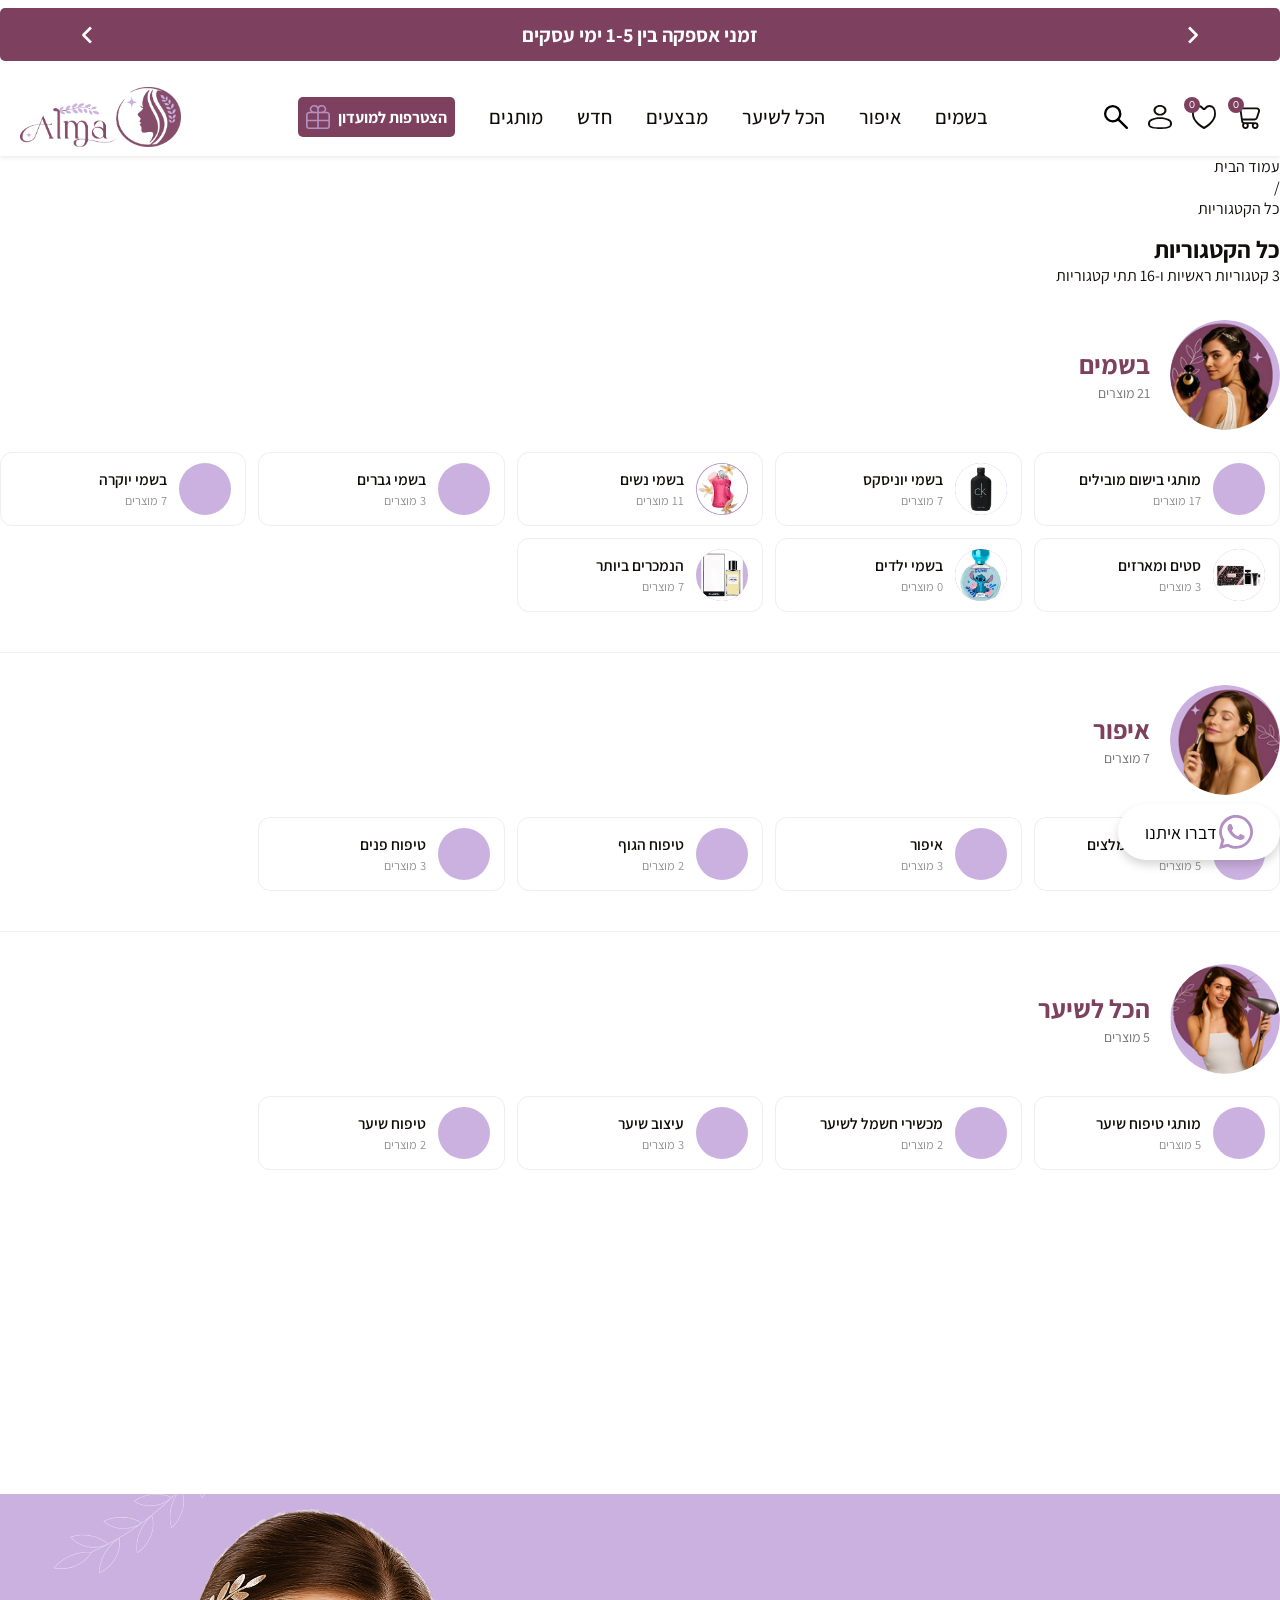
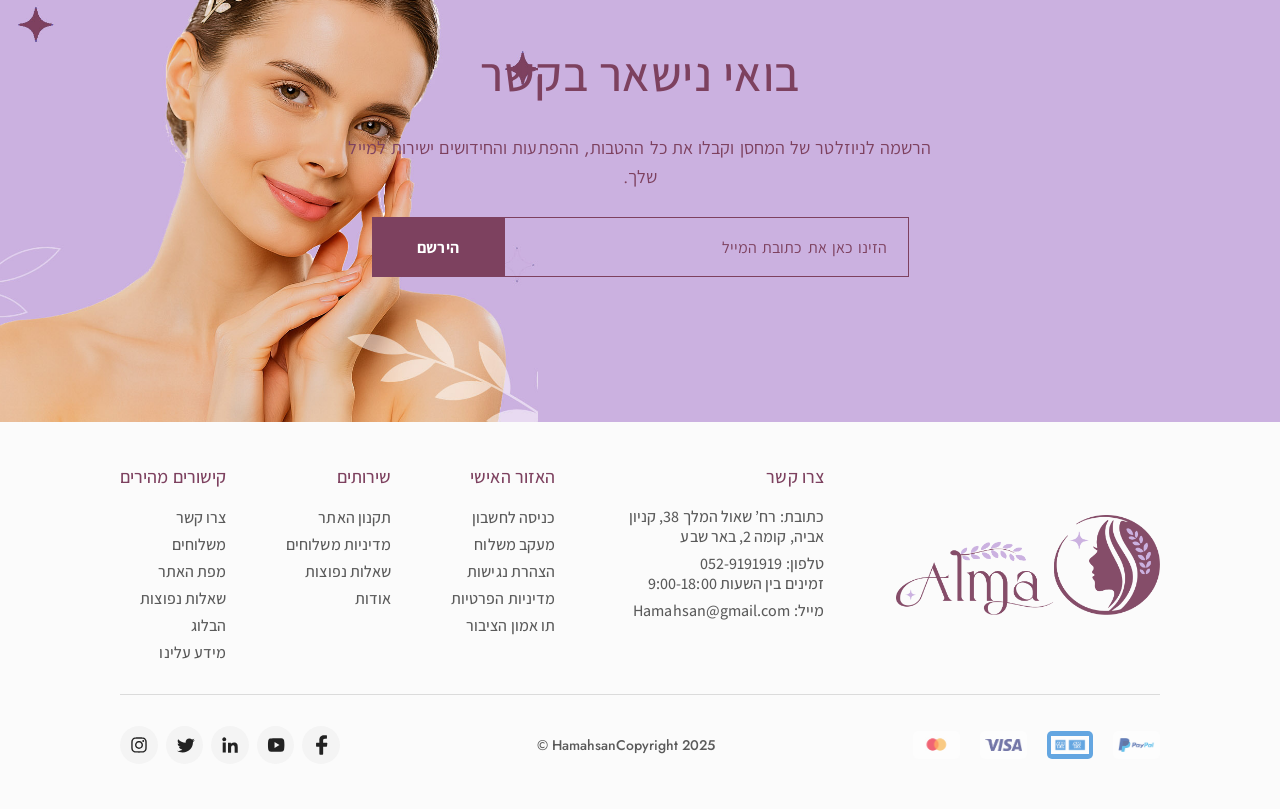
<file: categories.html>
<!DOCTYPE html>
<html lang="he" dir="rtl">
<head>
<meta charset="UTF-8">
<meta name="viewport" content="width=device-width, initial-scale=1">
<title>כל הקטגוריות | המחסן ALMA</title>
<meta name="description" content="כל הקטגוריות בחנות המחסן ALMA — בשמים, איפור וטיפוח שיער, כולל תתי הקטגוריות.">
<link rel="preconnect" href="https://fonts.googleapis.com">
<link rel="preconnect" href="https://fonts.gstatic.com" crossorigin>
<link href="https://fonts.googleapis.com/css2?family=Assistant:wght@200;300;400;600;700&family=Jost:wght@300;400;500;600&display=swap" rel="stylesheet">
<link rel="stylesheet" href="css/style.css">
<link rel="stylesheet" href="css/cats.css">
</head>
<body>

<a class="skip-link" href="#main">דלג לתוכן הראשי</a>

<!-- ============ HEADER ============ -->
<header class="site-header">
  <div class="announce">
    <button class="announce__arrow announce__arrow--prev" type="button" aria-label="הודעה קודמת">
      <img src="assets/arrow-left-thin.svg" alt="">
    </button>
    <p class="announce__text">זמני אספקה בין 1-5 ימי עסקים</p>
    <button class="announce__arrow announce__arrow--next" type="button" aria-label="הודעה הבאה">
      <img src="assets/arrow-right-thin.svg" alt="">
    </button>
  </div>

  <div class="nav">
    <div class="nav__inner">
      <div class="nav__icons">
        <button class="nav__icon" type="button" aria-label="חיפוש"><img src="assets/icon-search.svg" alt=""></button>
        <a class="nav__icon" href="#" aria-label="אזור אישי"><img src="assets/icon-user.svg" alt=""></a>
        <a class="nav__icon" href="#" aria-label="מועדפים"><img src="assets/icon-heart.svg" alt=""><span class="nav__badge">0</span></a>
        <a class="nav__icon" href="#" aria-label="עגלת קניות"><img src="assets/icon-cart.svg" alt=""><span class="nav__badge">0</span></a>
      </div>

      <button class="nav__burger" type="button" aria-label="תפריט" aria-expanded="false" aria-controls="primary-menu">
        <span></span><span></span><span></span>
      </button>

      <nav class="nav__menu" id="primary-menu" aria-label="תפריט ראשי">
        <ul class="nav__list">
          <li class="has-mega">
            <a href="#" aria-expanded="false" aria-haspopup="true" aria-controls="mega-perfume">בשמים</a>
            <div class="mega" id="mega-perfume">
              <div class="mega__inner mega__inner--wide">
                <img class="mega__img mega__img--perfume" src="assets/mega-perfume.png" alt="">
                <ul class="mega__list">
                  <li><a href="category.html?cat=brands">מותגי בישום מובילים</a></li>
                  <li><a href="category.html?cat=unisex">בשמי יוניסקס</a></li>
                  <li><a href="category.html">בשמי נשים</a></li>
                  <li><a href="category.html?cat=men">בשמי גברים</a></li>
                  <li><a href="category.html?cat=luxury">בשמי יוקרה</a></li>
                  <li><a href="category.html?cat=sets">סטים ומארזים</a></li>
                </ul>
              </div>
            </div>
          </li>
          <li class="has-mega">
            <a href="#" aria-expanded="false" aria-haspopup="true" aria-controls="mega-makeup">איפור</a>
            <div class="mega" id="mega-makeup">
              <div class="mega__inner mega__inner--wide">
                <img class="mega__img mega__img--makeup" src="assets/mega-makeup.png" alt="">
                <ul class="mega__list">
                  <li><a href="category.html?cat=beauty-brands">מותגי יופי מומלצים</a></li>
                  <li><a href="category.html?cat=cosmetics">איפור</a></li>
                  <li><a href="category.html?cat=body">טיפוח הגוף</a></li>
                  <li><a href="category.html?cat=face">טיפוח פנים</a></li>
                </ul>
              </div>
            </div>
          </li>
          <li class="has-mega">
            <a href="#" aria-expanded="false" aria-haspopup="true" aria-controls="mega-hair">הכל לשיער</a>
            <div class="mega" id="mega-hair">
              <div class="mega__inner">
                <ul class="mega__list">
                  <li><a href="category.html?cat=hair-brands">מותגי טיפוח<br>שיער מומלצים</a></li>
                  <li><a href="category.html?cat=devices">מכשירי חשמל לשיער</a></li>
                  <li><a href="category.html?cat=styling">עיצוב שיער</a></li>
                  <li><a href="category.html?cat=haircare">טיפוח שיער</a></li>
                </ul>
              </div>
            </div>
          </li>
          <li><a href="category.html?cat=sale">מבצעים</a></li>
          <li><a href="category.html?cat=new">חדש</a></li>
          <li><a href="brands.html">מותגים</a></li>
        </ul>
        <a class="btn-club" href="#">
          <span>הצטרפות למועדון</span>
          <img src="assets/icon-gift-sm.svg" alt="">
        </a>
      </nav>

      <a class="nav__logo" href="index.html" aria-label="ALMA — לעמוד הבית">
        <img src="assets/logo.png" alt="ALMA">
      </a>
    </div>
  </div>

  <!-- ============ SEARCH PANEL (Figma 593:327) ============ -->
  <div class="search-panel" id="searchPanel" aria-hidden="true">
    <div class="search-panel__inner">
      <button class="search-panel__close" type="button" data-search-close aria-label="סגירת החיפוש">
        <img src="assets/search-close.svg" alt="">
      </button>
      <form class="search-panel__form" role="search" action="#">
        <img class="search-panel__icon" src="assets/search-ai.svg" alt="">
        <label class="visually-hidden" for="siteSearch">חיפוש באתר</label>
        <input class="search-panel__input" id="siteSearch" type="search" name="q" placeholder="כן, במה אני יכולה לעזור?" autocomplete="off">
      </form>
    </div>
  </div>
</header>

<main id="main">
  <nav class="crumbs pagewrap" aria-label="מסלול ניווט">
    <ol>
      <li><a href="index.html">עמוד הבית</a></li>
      <li aria-hidden="true">/</li>
      <li><span aria-current="page">כל הקטגוריות</span></li>
    </ol>
  </nav>

  <section class="catspage pagewrap">
    <h1 class="doc-page__title">כל הקטגוריות</h1>
    <p class="doc-page__lead" id="catsCount">טוען…</p>
    <div id="catsTree"></div>
  </section>
</main>

<!-- ============ NEWSLETTER ============ -->
<section class="newsletter">
    <img class="newsletter__img" src="assets/newsletter.png" alt="">
    <div class="newsletter__content">
      <h2 class="newsletter__title" data-setting="newsletter_title">בואי נישאר בקשר</h2>
      <p class="newsletter__sub" data-setting="newsletter_text">הרשמה לניוזלטר של המחסן וקבלו את כל ההטבות, ההפתעות והחידושים ישירות למייל שלך.</p>
      <form class="newsletter__form" action="#" method="post">
        <label class="visually-hidden" for="nl-email">כתובת מייל</label>
        <input class="newsletter__input" id="nl-email" type="email" name="email" placeholder="הזינו כאן את כתובת המייל" required>
        <button class="newsletter__btn" type="submit">הירשם</button>
      </form>
    </div>
  </section>

<!-- ============ FOOTER ============ -->
<footer class="footer">
  <div class="footer__inner">
    <div class="footer__top">
      <a class="footer__logo" href="index.html"><img src="assets/logo.png" alt="ALMA"></a>

      <div class="footer__cols">
        <div class="fcol fcol--contact">
          <h3 class="fcol__title">צרו קשר</h3>
          <div class="fcol__body">
            <p>כתובת: רח&rsquo; שאול המלך 38, קניון אביה, קומה 2, באר שבע</p>
            <p>טלפון: <a data-setting="contact_phone" href="tel:0529191919">052-9191919</a><br>זמינים בין השעות 9:00-18:00</p>
            <p>מייל: Hamahsan@gmail.com</p>
          </div>
        </div>
        <div class="fcol">
          <h3 class="fcol__title">האזור האישי</h3>
          <ul class="fcol__links">
            <li><a href="#">כניסה לחשבון</a></li>
            <li><a href="#">מעקב משלוח</a></li>
            <li><a href="#">הצהרת נגישות</a></li>
            <li><a href="#">מדיניות הפרטיות</a></li>
            <li><a href="#">תו אמון הציבור</a></li>
          </ul>
        </div>
        <div class="fcol">
          <h3 class="fcol__title">שירותים</h3>
          <ul class="fcol__links" data-pages-links>
            <li><a href="page.html?slug=terms">תקנון האתר</a></li>
            <li><a href="page.html?slug=shipping">מדיניות משלוחים</a></li>
            <li><a href="page.html?slug=faq">שאלות נפוצות</a></li>
            <li><a href="page.html?slug=about">אודות</a></li>
          </ul>
        </div>
        <div class="fcol">
          <h3 class="fcol__title">קישורים מהירים</h3>
          <ul class="fcol__links">
            <li><a href="#">צרו קשר</a></li>
            <li><a href="#">משלוחים</a></li>
            <li><a href="#">מפת האתר</a></li>
            <li><a href="#">שאלות נפוצות</a></li>
            <li><a href="#">הבלוג</a></li>
            <li><a href="#">מידע עלינו</a></li>
          </ul>
        </div>
      </div>
    </div>

    <hr class="footer__rule">

    <div class="footer__bottom">
      <ul class="pay">
        <li><img src="assets/pay-isracard.png" alt="PayPal"></li>
        <li class="pay--amex"><img src="assets/pay-amex.png" alt="American Express"></li>
        <li><img src="assets/pay-mastercard.png" alt="Visa"></li>
        <li><img src="assets/pay-visa.png" alt="Mastercard"></li>
      </ul>
      <p class="footer__copy">HamahsanCopyright 2025 ©</p>
      <ul class="socials">
        <li><a href="#" aria-label="פייסבוק"><img src="assets/soc-5.svg" alt=""></a></li>
        <li><a href="#" aria-label="יוטיוב"><img src="assets/soc-4.svg" alt=""></a></li>
        <li><a href="#" aria-label="לינקדאין"><img src="assets/soc-3.svg" alt=""></a></li>
        <li><a href="#" aria-label="טוויטר"><img src="assets/soc-2.svg" alt=""></a></li>
        <li><a href="#" aria-label="אינסטגרם"><img src="assets/soc-1.svg" alt=""></a></li>
      </ul>
    </div>
  </div>
</footer>

<a class="chat" data-setting-wa href="https://wa.me/972529191919" target="_blank" rel="noopener" aria-label="דברו איתנו בוואטסאפ">
  <span class="chat__text">דברו איתנו</span>
  <img class="chat__icon" src="assets/icon-whatsapp.svg" alt="">
</a>

<!-- ============ CART DRAWER (Figma 582:103) ============ -->
<div class="cart-overlay" id="cartOverlay" hidden></div>

<aside class="cart" id="cartDrawer" aria-label="סל קניות" aria-hidden="true">

  <div class="cart__header">
    <div class="cart__headerRow">
      <button class="cart__close" type="button" data-cart-close aria-label="סגירת הסל">
        <img src="assets/cart-close-light.svg" alt="">
      </button>
      <p class="cart__title">סל קניות</p>
    </div>
  </div>

  <p class="cart__note">ברכותיי, ההזמנה שלך זכאית למשלוח חינם!</p>

  <ul class="cart__list" id="cartList">
    <li class="citem" data-price="1039">
      <div class="citem__row">
        <div class="citem__main">
          <div class="citem__top">
            <button class="citem__close" type="button" data-cart-remove aria-label="הסרת המוצר">
              <img src="assets/cart-close.svg" alt="">
            </button>
            <p class="citem__name">בושם פרופרומס דה מארלי</p>
          </div>
          <div class="citem__price">
            <p class="citem__cost"><span data-cart-line>₪ 1039</span></p>
            <div class="qty">
              <button class="qty__btn qty__btn--plus" type="button" data-qty="1" aria-label="הוספת יחידה">
                <img src="assets/cart-plus.svg" alt="">
              </button>
              <span class="qty__val" data-qty-val>1</span>
              <button class="qty__btn qty__btn--minus" type="button" data-qty="-1" aria-label="הפחתת יחידה">
                <img src="assets/cart-minus.svg" alt="">
              </button>
            </div>
          </div>
        </div>
        <span class="citem__img"><img src="assets/pdp-sticky-thumb.png" alt=""></span>
      </div>
    </li>

    <li class="citem" data-price="0">
      <div class="citem__row">
        <div class="citem__main">
          <div class="citem__top">
            <button class="citem__close" type="button" data-cart-remove aria-label="הסרת המוצר">
              <img src="assets/cart-close.svg" alt="">
            </button>
            <p class="citem__name">דוגמיות בשמים חדשים</p>
          </div>
          <div class="citem__price">
            <p class="citem__cost citem__cost--free"><span data-cart-line>חינם</span></p>
            <div class="qty">
              <button class="qty__btn qty__btn--plus" type="button" data-qty="1" aria-label="הוספת יחידה">
                <img src="assets/cart-plus.svg" alt="">
              </button>
              <span class="qty__val" data-qty-val>1</span>
              <button class="qty__btn qty__btn--minus" type="button" data-qty="-1" aria-label="הפחתת יחידה">
                <img src="assets/cart-minus.svg" alt="">
              </button>
            </div>
          </div>
        </div>
        <span class="citem__img"><img src="assets/cart-samples.png" alt=""></span>
      </div>
    </li>
  </ul>

  <p class="cart__empty" id="cartEmpty" hidden>הסל שלך ריק</p>

  <div class="cart__foot">
    <div class="cart__sum">
      <span class="cart__sumVal" id="cartTotal">1039</span>
      <span class="cart__sumLabel">סיכום ביניים</span>
    </div>
    <a class="cart__checkout" href="checkout.html">מעבר לתשלום</a>
    <button class="cart__continue" type="button" data-cart-close>או המשיכי בקניות</button>
  </div>
</aside>

<script src="js/store.js"></script>
<script src="js/main.js"></script>
<script src="js/cats.js"></script>
</body>
</html>
</file>
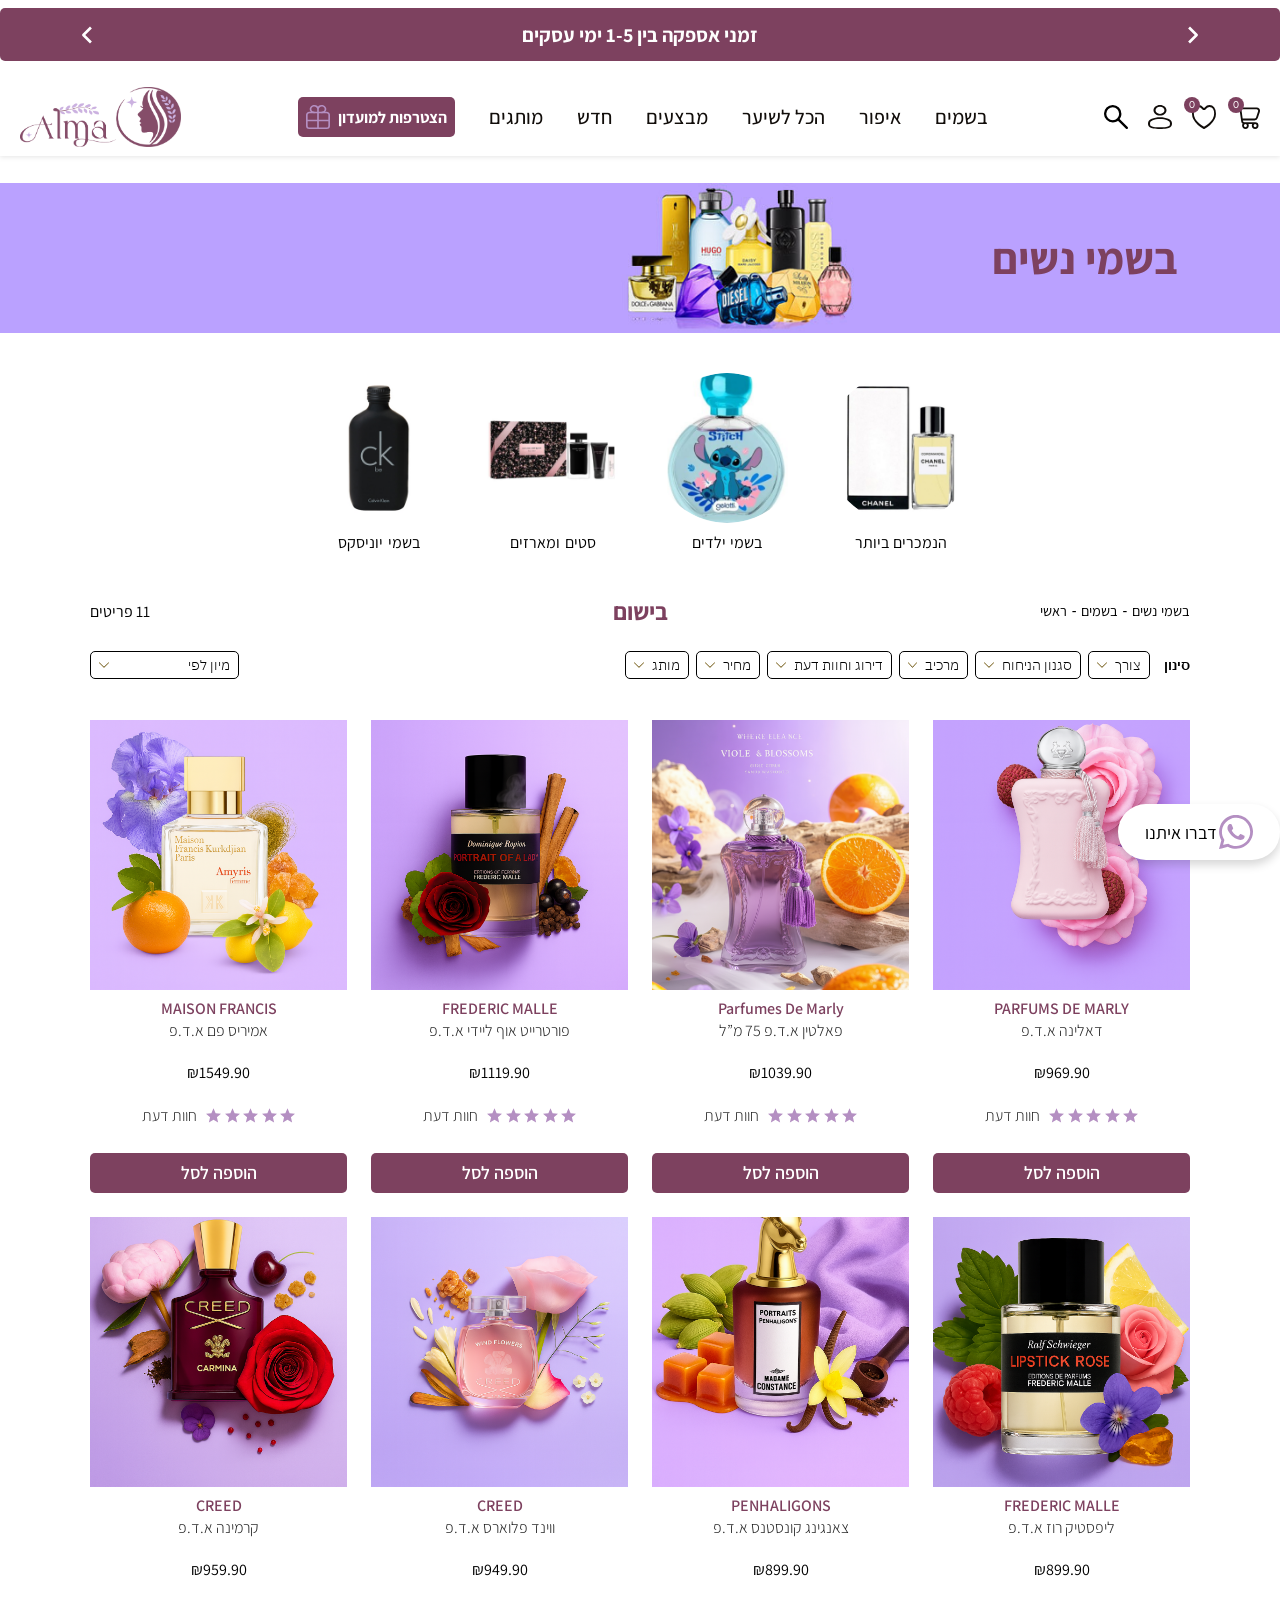
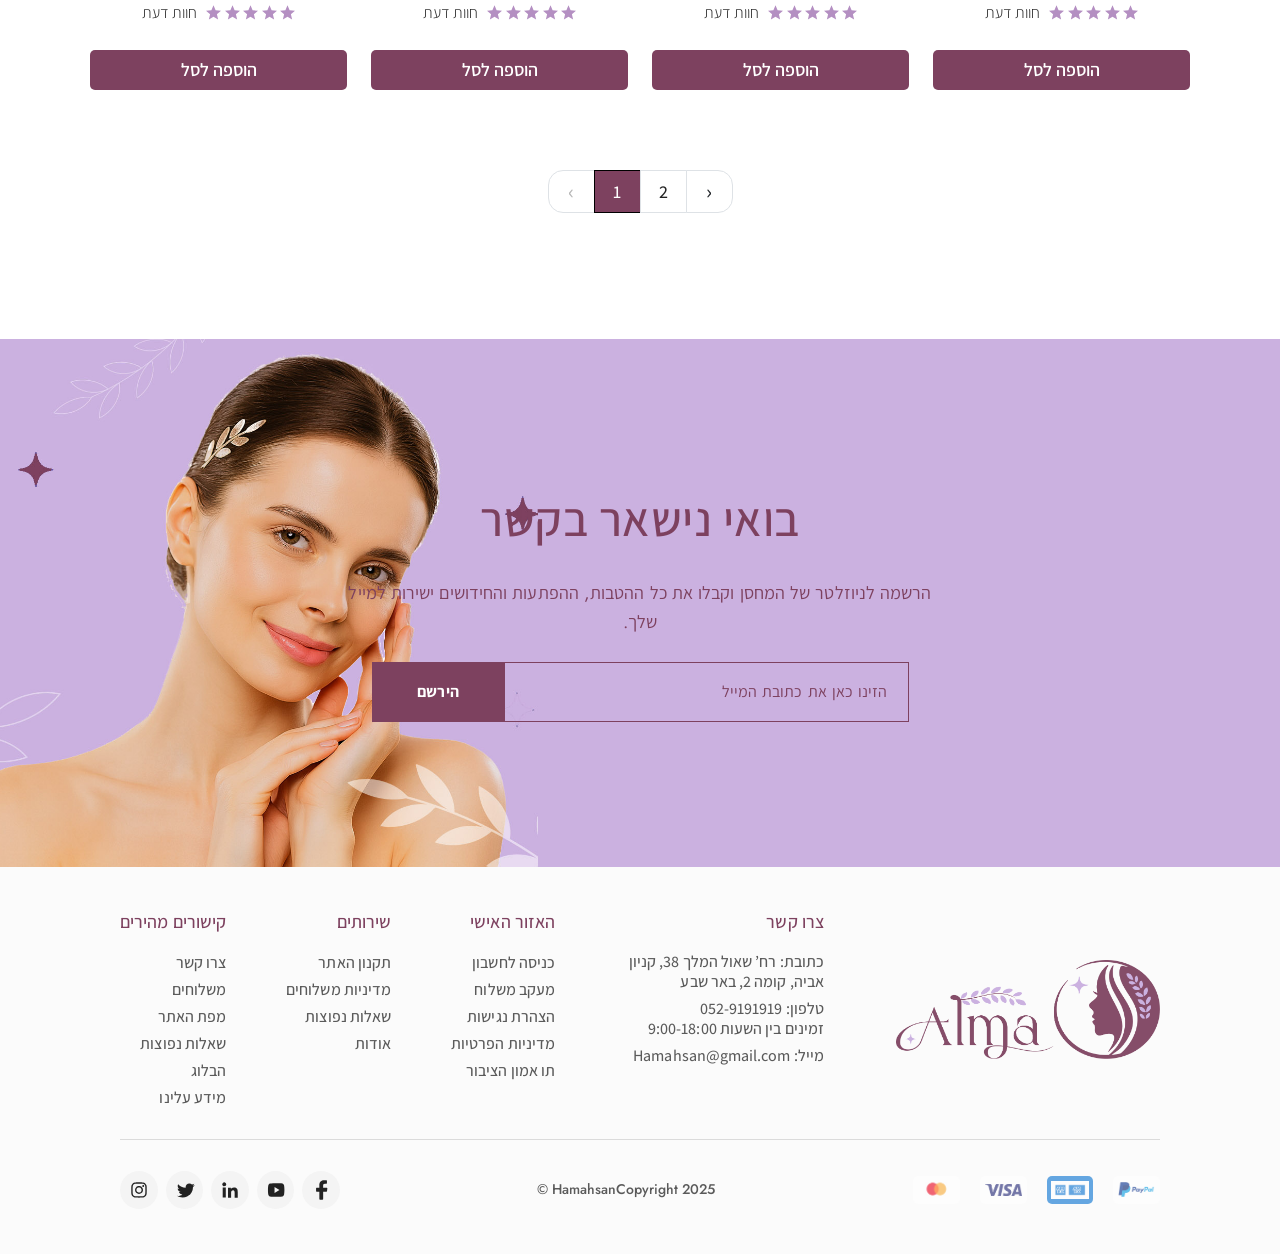
<file: category.html>
<!DOCTYPE html>
<html lang="he" dir="rtl">
<head>
<meta charset="UTF-8">
<meta name="viewport" content="width=device-width, initial-scale=1">
<title>בשמי נשים | ALMA</title>
<meta name="description" content="בשמי נשים – מבחר בשמי בוטיק ויוקרה לנשים מהמותגים המובילים בעולם. משלוח מהיר ומתנה בכל הזמנה.">
<link rel="icon" href="assets/logo.png">
<link rel="preconnect" href="https://fonts.googleapis.com">
<link rel="preconnect" href="https://fonts.gstatic.com" crossorigin>
<link href="https://fonts.googleapis.com/css2?family=Assistant:wght@300;400;500;600;700;800&family=IBM+Plex+Sans+Hebrew:wght@300;600&family=Jost:wght@400;500;600&display=swap" rel="stylesheet">
<link rel="stylesheet" href="css/style.css">
<link rel="stylesheet" href="css/category.css">
</head>
<body>

<a class="skip-link" href="#main">דלג לתוכן הראשי</a>

<!-- ============ HEADER ============ -->
<header class="site-header">
  <div class="announce">
    <button class="announce__arrow announce__arrow--prev" type="button" aria-label="הודעה קודמת">
      <img src="assets/arrow-left-thin.svg" alt="">
    </button>
    <p class="announce__text">זמני אספקה בין 1-5 ימי עסקים</p>
    <button class="announce__arrow announce__arrow--next" type="button" aria-label="הודעה הבאה">
      <img src="assets/arrow-right-thin.svg" alt="">
    </button>
  </div>

  <div class="nav">
    <div class="nav__inner">
      <div class="nav__icons">
        <button class="nav__icon" type="button" aria-label="חיפוש"><img src="assets/icon-search.svg" alt=""></button>
        <a class="nav__icon" href="#" aria-label="אזור אישי"><img src="assets/icon-user.svg" alt=""></a>
        <a class="nav__icon" href="#" aria-label="מועדפים"><img src="assets/icon-heart.svg" alt=""><span class="nav__badge">0</span></a>
        <a class="nav__icon" href="#" aria-label="עגלת קניות"><img src="assets/icon-cart.svg" alt=""><span class="nav__badge">0</span></a>
      </div>

      <button class="nav__burger" type="button" aria-label="תפריט" aria-expanded="false" aria-controls="primary-menu">
        <span></span><span></span><span></span>
      </button>

      <nav class="nav__menu" id="primary-menu" aria-label="תפריט ראשי">
        <ul class="nav__list">
          <li class="has-mega">
            <a href="#" aria-expanded="false" aria-haspopup="true" aria-controls="mega-perfume">בשמים</a>
            <div class="mega" id="mega-perfume">
              <div class="mega__inner mega__inner--wide">
                <img class="mega__img mega__img--perfume" src="assets/mega-perfume.png" alt="">
                <ul class="mega__list">
                  <li><a href="category.html?cat=brands">מותגי בישום מובילים</a></li>
                  <li><a href="category.html?cat=unisex">בשמי יוניסקס</a></li>
                  <li><a href="category.html">בשמי נשים</a></li>
                  <li><a href="category.html?cat=men">בשמי גברים</a></li>
                  <li><a href="category.html?cat=luxury">בשמי יוקרה</a></li>
                  <li><a href="category.html?cat=sets">סטים ומארזים</a></li>
                </ul>
              </div>
            </div>
          </li>
          <li class="has-mega">
            <a href="#" aria-expanded="false" aria-haspopup="true" aria-controls="mega-makeup">איפור</a>
            <div class="mega" id="mega-makeup">
              <div class="mega__inner mega__inner--wide">
                <img class="mega__img mega__img--makeup" src="assets/mega-makeup.png" alt="">
                <ul class="mega__list">
                  <li><a href="category.html?cat=beauty-brands">מותגי יופי מומלצים</a></li>
                  <li><a href="category.html?cat=cosmetics">איפור</a></li>
                  <li><a href="category.html?cat=body">טיפוח הגוף</a></li>
                  <li><a href="category.html?cat=face">טיפוח פנים</a></li>
                </ul>
              </div>
            </div>
          </li>
          <li class="has-mega">
            <a href="#" aria-expanded="false" aria-haspopup="true" aria-controls="mega-hair">הכל לשיער</a>
            <div class="mega" id="mega-hair">
              <div class="mega__inner">
                <ul class="mega__list">
                  <li><a href="category.html?cat=hair-brands">מותגי טיפוח<br>שיער מומלצים</a></li>
                  <li><a href="category.html?cat=devices">מכשירי חשמל לשיער</a></li>
                  <li><a href="category.html?cat=styling">עיצוב שיער</a></li>
                  <li><a href="category.html?cat=haircare">טיפוח שיער</a></li>
                </ul>
              </div>
            </div>
          </li>
          <li><a href="category.html?cat=sale">מבצעים</a></li>
          <li><a href="category.html?cat=new">חדש</a></li>
          <li><a href="brands.html">מותגים</a></li>
        </ul>
        <a class="btn-club" href="#">
          <span>הצטרפות למועדון</span>
          <img src="assets/icon-gift-sm.svg" alt="">
        </a>
      </nav>

      <a class="nav__logo" href="index.html" aria-label="ALMA — לעמוד הבית">
        <img src="assets/logo.png" alt="ALMA">
      </a>
    </div>
  </div>

  <!-- ============ SEARCH PANEL (Figma 593:327) ============ -->
  <div class="search-panel" id="searchPanel" aria-hidden="true">
    <div class="search-panel__inner">
      <button class="search-panel__close" type="button" data-search-close aria-label="סגירת החיפוש">
        <img src="assets/search-close.svg" alt="">
      </button>
      <form class="search-panel__form" role="search" action="#">
        <img class="search-panel__icon" src="assets/search-ai.svg" alt="">
        <label class="visually-hidden" for="siteSearch">חיפוש באתר</label>
        <input class="search-panel__input" id="siteSearch" type="search" name="q" placeholder="כן, במה אני יכולה לעזור?" autocomplete="off">
      </form>
    </div>
  </div>
</header>

<main id="main" class="catpage">

  <!-- ============ BANNER ============ -->
  <section class="cbanner" id="catBanner">
    <img class="cbanner__bg" id="catBannerImg" src="assets/cat-banner.png" alt="">
    <h1 class="cbanner__title" id="catTitle">בשמי נשים</h1>
  </section>

  <!-- ============ SUB CATEGORIES ============ -->
  <nav class="circles" aria-label="תתי קטגוריות">
    <ul class="circles__list" id="catCircles">
      <li class="circ"><a href="#"><img src="assets/circ-kids.png" alt=""><span>ילדים</span></a></li>
      <li class="circ"><a href="#"><img src="assets/circ-sets.png" alt=""><span>מארזים</span></a></li>
      <li class="circ"><a href="#"><img src="assets/circ-unisex.png" alt=""><span>יוניסקס</span></a></li>
      <li class="circ is-active"><a href="#" aria-current="page"><img src="assets/circ-women.png" alt=""><span>נשים</span></a></li>
      <li class="circ"><a href="#"><img src="assets/circ-best.png" alt=""><span>הנמכרים ביותר</span></a></li>
    </ul>
  </nav>

  <!-- ============ TITLE ROW ============ -->
  <div class="cat-wrap ctitle">
    <nav class="ctitle__crumbs" aria-label="מסלול ניווט">
      <a href="index.html">ראשי</a> <span>-</span> <span id="catCrumb">בשמים</span>
    </nav>
    <h2 class="ctitle__heading" id="catHeading">בישום</h2>
    <p class="ctitle__count"><span>60</span> פריטים</p>
  </div>

  <!-- ============ FILTER BAR ============ -->
  <div class="cat-wrap filters">
    <div class="filters__group">
      <span class="filters__label">סינון</span>
      <div class="chips">

        <div class="fwrap" data-filter="brand">
          <button class="fchip" type="button" aria-expanded="false" aria-controls="f-brand">מותג<img src="assets/chip-caret.svg" alt=""></button>
          <div class="fpanel fpanel--brand" id="f-brand">
            <ul class="fopts">
              <li><label><input type="checkbox" name="brand" value="Creed"><span class="fbox"></span><span class="ftext">Creed</span></label></li>
              <li><label><input type="checkbox" name="brand" value="Frederic Malle"><span class="fbox"></span><span class="ftext">Frederic Malle</span></label></li>
              <li><label><input type="checkbox" name="brand" value="Parfums De Marly"><span class="fbox"></span><span class="ftext">Prefumes De Marly</span></label></li>
              <li><label><input type="checkbox" name="brand" value="Penhaligons"><span class="fbox"></span><span class="ftext">Penhaligons</span></label></li>
              <li><label><input type="checkbox" name="brand" value="Tom Ford"><span class="fbox"></span><span class="ftext">Tom Ford</span></label></li>
            </ul>
          </div>
        </div>

        <div class="fwrap" data-filter="price">
          <button class="fchip" type="button" aria-expanded="false" aria-controls="f-price">מחיר<img src="assets/chip-caret.svg" alt=""></button>
          <div class="fpanel fpanel--price" id="f-price">
            <div class="prange">
              <span class="prange__max">2200</span>
              <input class="prange__input" type="range" min="99" max="2200" value="2200" step="1" aria-label="טווח מחירים">
              <span class="prange__min">99</span>
            </div>
          </div>
        </div>

        <div class="fwrap" data-filter="rating">
          <button class="fchip" type="button" aria-expanded="false" aria-controls="f-rating">דירוג וחוות דעת<img src="assets/chip-caret.svg" alt=""></button>
          <div class="fpanel fpanel--rating" id="f-rating">
            <ul class="fopts">
              <li><label><input type="checkbox" name="rating" value="5"><span class="fbox"></span>
                <span class="frate"><span class="fstars"><img src="assets/cstar-full.svg" alt=""><img src="assets/cstar-full.svg" alt=""><img src="assets/cstar-full.svg" alt=""><img src="assets/cstar-full.svg" alt=""><img src="assets/cstar-full.svg" alt=""></span><span class="ftext">5 כוכבים</span></span></label></li>
              <li><label><input type="checkbox" name="rating" value="4"><span class="fbox"></span>
                <span class="frate"><span class="fstars"><img src="assets/cstar-full.svg" alt=""><img src="assets/cstar-full.svg" alt=""><img src="assets/cstar-full.svg" alt=""><img src="assets/cstar-full.svg" alt=""><img src="assets/cstar-empty.svg" alt=""></span><span class="ftext">4 כוכבים</span></span></label></li>
              <li><label><input type="checkbox" name="rating" value="3"><span class="fbox"></span>
                <span class="frate"><span class="fstars"><img src="assets/cstar-full.svg" alt=""><img src="assets/cstar-full.svg" alt=""><img src="assets/cstar-full.svg" alt=""><img src="assets/cstar-empty.svg" alt=""><img src="assets/cstar-empty.svg" alt=""></span><span class="ftext">3 כוכבים</span></span></label></li>
              <li><label><input type="checkbox" name="rating" value="2"><span class="fbox"></span>
                <span class="frate"><span class="fstars"><img src="assets/cstar-full.svg" alt=""><img src="assets/cstar-full.svg" alt=""><img src="assets/cstar-empty.svg" alt=""><img src="assets/cstar-empty.svg" alt=""><img src="assets/cstar-empty.svg" alt=""></span><span class="ftext">2 כוכבים</span></span></label></li>
              <li><label><input type="checkbox" name="rating" value="1"><span class="fbox"></span>
                <span class="frate"><span class="fstars"><img src="assets/cstar-full.svg" alt=""><img src="assets/cstar-empty.svg" alt=""><img src="assets/cstar-empty.svg" alt=""><img src="assets/cstar-empty.svg" alt=""><img src="assets/cstar-empty.svg" alt=""></span><span class="ftext">1 כוכבים</span></span></label></li>
            </ul>
          </div>
        </div>

        <div class="fwrap" data-filter="note">
          <button class="fchip" type="button" aria-expanded="false" aria-controls="f-note">מרכיב<img src="assets/chip-caret.svg" alt=""></button>
          <div class="fpanel" id="f-note">
            <ul class="fopts">
              <li><label><input type="checkbox" name="note" value="צמחים"><span class="fbox"></span><span class="ftext">צמחים</span></label></li>
              <li><label><input type="checkbox" name="note" value="פירות"><span class="fbox"></span><span class="ftext">פירות</span></label></li>
              <li><label><input type="checkbox" name="note" value="שרף"><span class="fbox"></span><span class="ftext">שרף</span></label></li>
              <li><label><input type="checkbox" name="note" value="זרעים"><span class="fbox"></span><span class="ftext">זרעים</span></label></li>
              <li><label><input type="checkbox" name="note" value="מושק"><span class="fbox"></span><span class="ftext">מושק</span></label></li>
            </ul>
          </div>
        </div>

        <div class="fwrap" data-filter="style">
          <button class="fchip" type="button" aria-expanded="false" aria-controls="f-style">סגנון הניחוח<img src="assets/chip-caret.svg" alt=""></button>
          <div class="fpanel" id="f-style">
            <ul class="fopts">
              <li><label><input type="checkbox" name="style" value="פירותיי"><span class="fbox"></span><span class="ftext">פירותיי</span></label></li>
              <li><label><input type="checkbox" name="style" value="רענן"><span class="fbox"></span><span class="ftext">רענן</span></label></li>
              <li><label><input type="checkbox" name="style" value="אגוזי"><span class="fbox"></span><span class="ftext">אגוזי</span></label></li>
              <li><label><input type="checkbox" name="style" value="אבקתי"><span class="fbox"></span><span class="ftext">אבקתי</span></label></li>
              <li><label><input type="checkbox" name="style" value="מתוק"><span class="fbox"></span><span class="ftext">מתוק</span></label></li>
            </ul>
          </div>
        </div>

        <div class="fwrap" data-filter="need">
          <button class="fchip" type="button" aria-expanded="false" aria-controls="f-need">צורך<img src="assets/chip-caret.svg" alt=""></button>
          <div class="fpanel fpanel--need" id="f-need">
            <ul class="fopts">
              <li><label><input type="checkbox" name="need" value="יומיומי"><span class="fbox"></span><span class="ftext">יומיומי</span></label></li>
              <li><label><input type="checkbox" name="need" value="ערב"><span class="fbox"></span><span class="ftext">ערב</span></label></li>
              <li><label><input type="checkbox" name="need" value="אירוע"><span class="fbox"></span><span class="ftext">אירוע</span></label></li>
            </ul>
          </div>
        </div>

      </div>
    </div>

    <div class="fwrap fwrap--sort">
      <button class="fsort" type="button" aria-expanded="false" aria-controls="f-sort">מיון לפי<img src="assets/chip-caret.svg" alt=""></button>
      <div class="fpanel fpanel--sort" id="f-sort">
        <p class="fpanel__title">מיון</p>
        <ul class="fsorts">
          <li><button type="button" data-sort="az">שם מ א-ת</button></li>
          <li><button type="button" data-sort="za">שם מ ת-א</button></li>
          <li><button type="button" data-sort="asc">מחיר עולה</button></li>
          <li><button type="button" data-sort="desc">מחיר יורד</button></li>
        </ul>
      </div>
    </div>
  </div>

  <!-- ============ PRODUCTS ============ -->
  <div class="cat-wrap">
    <ul class="pgrid" id="catGrid"></ul>

    <nav class="cpager" aria-label="עמודי תוצאות">
      <button class="cpager__arrow cpager__arrow--prev" type="button" aria-label="הקודם">‹</button>
      <button class="cpager__page is-active" type="button" aria-current="page">1</button>
      <button class="cpager__page" type="button">2</button>
      <button class="cpager__page" type="button">3</button>
      <button class="cpager__arrow cpager__arrow--next" type="button" aria-label="הבא">›</button>
    </nav>
  </div>

  <!-- ============ NEWSLETTER ============ -->
  <section class="newsletter">
    <img class="newsletter__img" src="assets/newsletter.png" alt="">
    <div class="newsletter__content">
      <h2 class="newsletter__title" data-setting="newsletter_title">בואי נישאר בקשר</h2>
      <p class="newsletter__sub" data-setting="newsletter_text">הרשמה לניוזלטר של המחסן וקבלו את כל ההטבות, ההפתעות והחידושים ישירות למייל שלך.</p>
      <form class="newsletter__form" action="#" method="post">
        <label class="visually-hidden" for="nl-email">כתובת מייל</label>
        <input class="newsletter__input" id="nl-email" type="email" name="email" placeholder="הזינו כאן את כתובת המייל" required>
        <button class="newsletter__btn" type="submit">הירשם</button>
      </form>
    </div>
  </section>

</main>

<!-- ============ FOOTER ============ -->
<footer class="footer">
  <div class="footer__inner">
    <div class="footer__top">
      <a class="footer__logo" href="index.html"><img src="assets/logo.png" alt="ALMA"></a>

      <div class="footer__cols">
        <div class="fcol fcol--contact">
          <h3 class="fcol__title">צרו קשר</h3>
          <div class="fcol__body">
            <p>כתובת: רח&rsquo; שאול המלך 38, קניון אביה, קומה 2, באר שבע</p>
            <p>טלפון: <a data-setting="contact_phone" href="tel:0529191919">052-9191919</a><br>זמינים בין השעות 9:00-18:00</p>
            <p>מייל: Hamahsan@gmail.com</p>
          </div>
        </div>
        <div class="fcol">
          <h3 class="fcol__title">האזור האישי</h3>
          <ul class="fcol__links">
            <li><a href="#">כניסה לחשבון</a></li>
            <li><a href="#">מעקב משלוח</a></li>
            <li><a href="#">הצהרת נגישות</a></li>
            <li><a href="#">מדיניות הפרטיות</a></li>
            <li><a href="#">תו אמון הציבור</a></li>
          </ul>
        </div>
        <div class="fcol">
          <h3 class="fcol__title">שירותים</h3>
          <ul class="fcol__links" data-pages-links>
            <li><a href="page.html?slug=terms">תקנון האתר</a></li>
            <li><a href="page.html?slug=shipping">מדיניות משלוחים</a></li>
            <li><a href="page.html?slug=faq">שאלות נפוצות</a></li>
            <li><a href="page.html?slug=about">אודות</a></li>
          </ul>
        </div>
        <div class="fcol">
          <h3 class="fcol__title">קישורים מהירים</h3>
          <ul class="fcol__links">
            <li><a href="#">צרו קשר</a></li>
            <li><a href="#">משלוחים</a></li>
            <li><a href="#">מפת האתר</a></li>
            <li><a href="#">שאלות נפוצות</a></li>
            <li><a href="#">הבלוג</a></li>
            <li><a href="#">מידע עלינו</a></li>
          </ul>
        </div>
      </div>
    </div>

    <hr class="footer__rule">

    <div class="footer__bottom">
      <ul class="pay">
        <li><img src="assets/pay-isracard.png" alt="PayPal"></li>
        <li class="pay--amex"><img src="assets/pay-amex.png" alt="American Express"></li>
        <li><img src="assets/pay-mastercard.png" alt="Visa"></li>
        <li><img src="assets/pay-visa.png" alt="Mastercard"></li>
      </ul>
      <p class="footer__copy">HamahsanCopyright 2025 ©</p>
      <ul class="socials">
        <li><a href="#" aria-label="פייסבוק"><img src="assets/soc-5.svg" alt=""></a></li>
        <li><a href="#" aria-label="יוטיוב"><img src="assets/soc-4.svg" alt=""></a></li>
        <li><a href="#" aria-label="לינקדאין"><img src="assets/soc-3.svg" alt=""></a></li>
        <li><a href="#" aria-label="טוויטר"><img src="assets/soc-2.svg" alt=""></a></li>
        <li><a href="#" aria-label="אינסטגרם"><img src="assets/soc-1.svg" alt=""></a></li>
      </ul>
    </div>
  </div>
</footer>

<a class="chat" data-setting-wa href="https://wa.me/972529191919" target="_blank" rel="noopener" aria-label="דברו איתנו בוואטסאפ">
  <span class="chat__text">דברו איתנו</span>
  <img class="chat__icon" src="assets/icon-whatsapp.svg" alt="">
</a>

<!-- ============ CART DRAWER (Figma 582:103) ============ -->
<div class="cart-overlay" id="cartOverlay" hidden></div>

<aside class="cart" id="cartDrawer" aria-label="סל קניות" aria-hidden="true">

  <div class="cart__header">
    <div class="cart__headerRow">
      <button class="cart__close" type="button" data-cart-close aria-label="סגירת הסל">
        <img src="assets/cart-close-light.svg" alt="">
      </button>
      <p class="cart__title">סל קניות</p>
    </div>
  </div>

  <p class="cart__note">ברכותיי, ההזמנה שלך זכאית למשלוח חינם!</p>

  <ul class="cart__list" id="cartList">
    <li class="citem" data-price="1039">
      <div class="citem__row">
        <div class="citem__main">
          <div class="citem__top">
            <button class="citem__close" type="button" data-cart-remove aria-label="הסרת המוצר">
              <img src="assets/cart-close.svg" alt="">
            </button>
            <p class="citem__name">בושם פרופרומס דה מארלי</p>
          </div>
          <div class="citem__price">
            <p class="citem__cost"><span data-cart-line>₪ 1039</span></p>
            <div class="qty">
              <button class="qty__btn qty__btn--plus" type="button" data-qty="1" aria-label="הוספת יחידה">
                <img src="assets/cart-plus.svg" alt="">
              </button>
              <span class="qty__val" data-qty-val>1</span>
              <button class="qty__btn qty__btn--minus" type="button" data-qty="-1" aria-label="הפחתת יחידה">
                <img src="assets/cart-minus.svg" alt="">
              </button>
            </div>
          </div>
        </div>
        <span class="citem__img"><img src="assets/pdp-sticky-thumb.png" alt=""></span>
      </div>
    </li>

    <li class="citem" data-price="0">
      <div class="citem__row">
        <div class="citem__main">
          <div class="citem__top">
            <button class="citem__close" type="button" data-cart-remove aria-label="הסרת המוצר">
              <img src="assets/cart-close.svg" alt="">
            </button>
            <p class="citem__name">דוגמיות בשמים חדשים</p>
          </div>
          <div class="citem__price">
            <p class="citem__cost citem__cost--free"><span data-cart-line>חינם</span></p>
            <div class="qty">
              <button class="qty__btn qty__btn--plus" type="button" data-qty="1" aria-label="הוספת יחידה">
                <img src="assets/cart-plus.svg" alt="">
              </button>
              <span class="qty__val" data-qty-val>1</span>
              <button class="qty__btn qty__btn--minus" type="button" data-qty="-1" aria-label="הפחתת יחידה">
                <img src="assets/cart-minus.svg" alt="">
              </button>
            </div>
          </div>
        </div>
        <span class="citem__img"><img src="assets/cart-samples.png" alt=""></span>
      </div>
    </li>
  </ul>

  <p class="cart__empty" id="cartEmpty" hidden>הסל שלך ריק</p>

  <div class="cart__foot">
    <div class="cart__sum">
      <span class="cart__sumVal" id="cartTotal">1039</span>
      <span class="cart__sumLabel">סיכום ביניים</span>
    </div>
    <a class="cart__checkout" href="checkout.html">מעבר לתשלום</a>
    <button class="cart__continue" type="button" data-cart-close>או המשיכי בקניות</button>
  </div>
</aside>

<script src="js/store.js"></script>
<script src="js/main.js"></script>
<script src="js/category.js"></script>
</body>
</html>
</file>
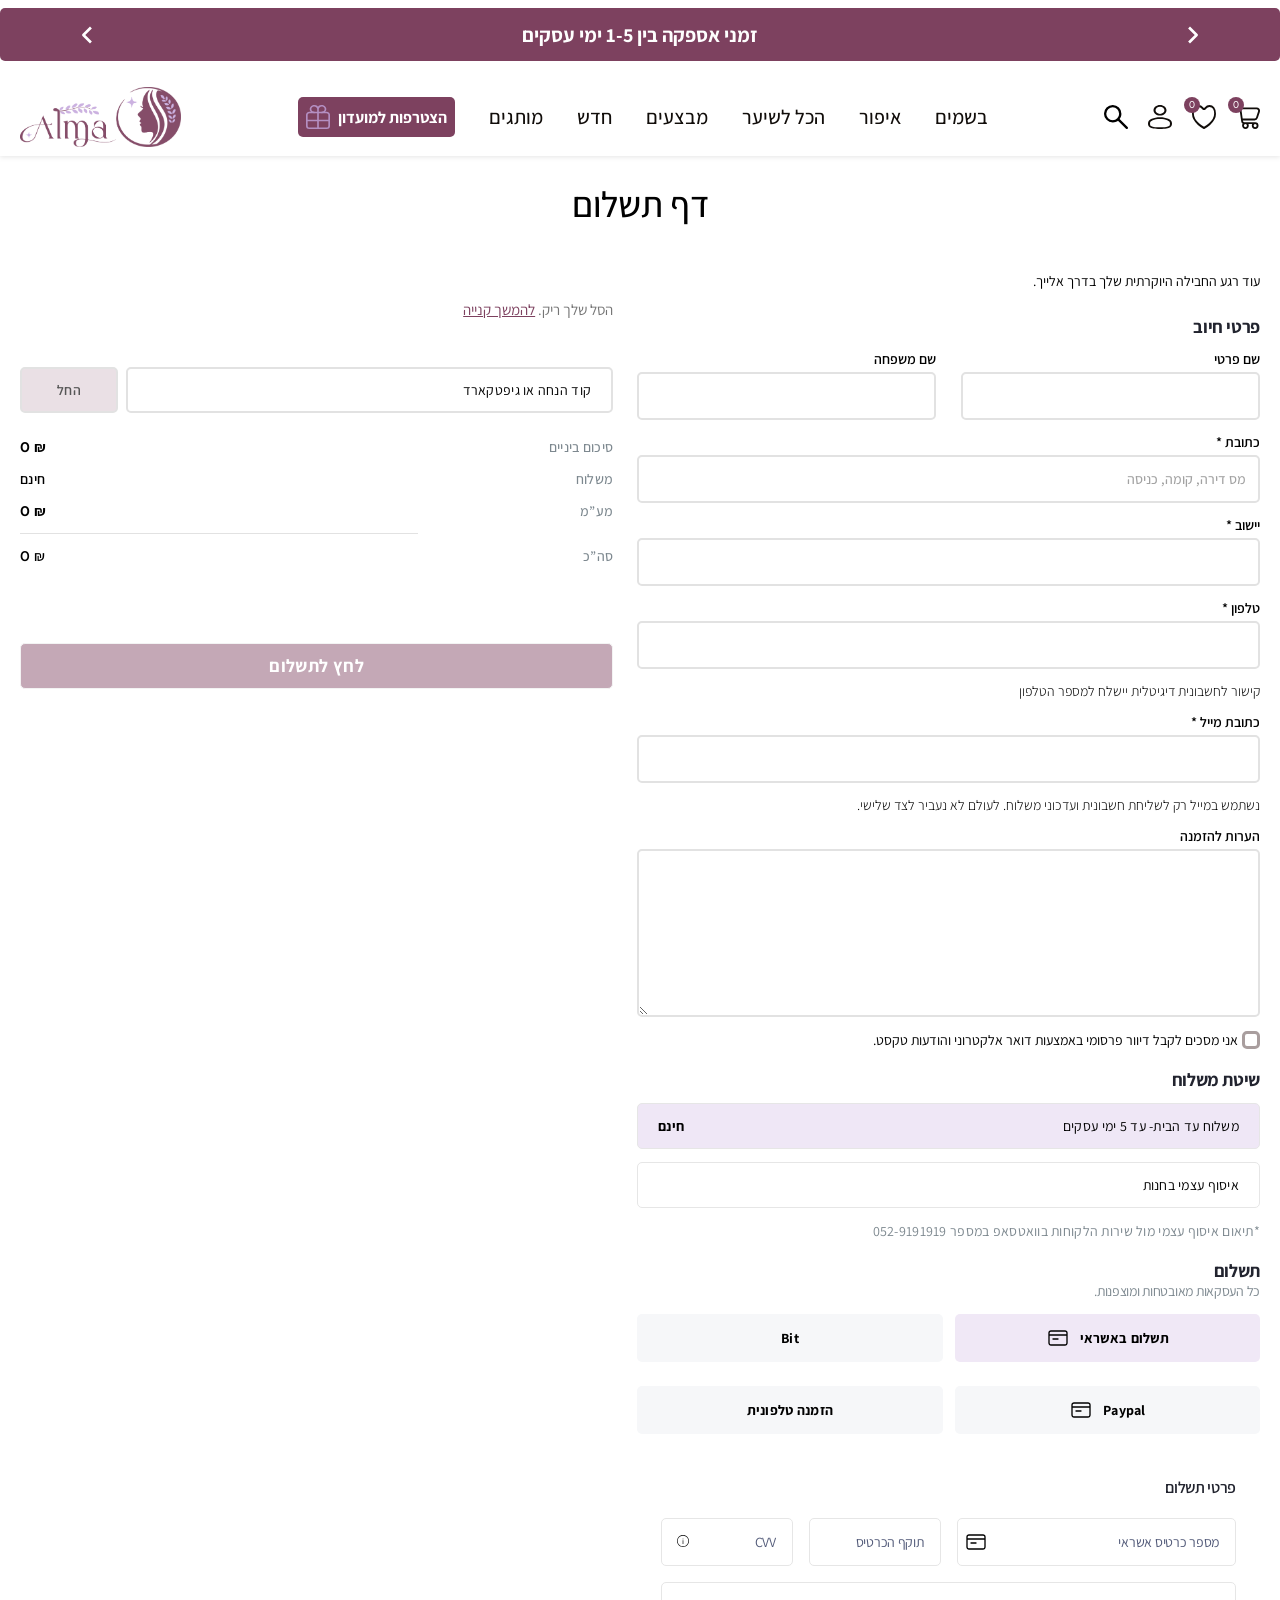
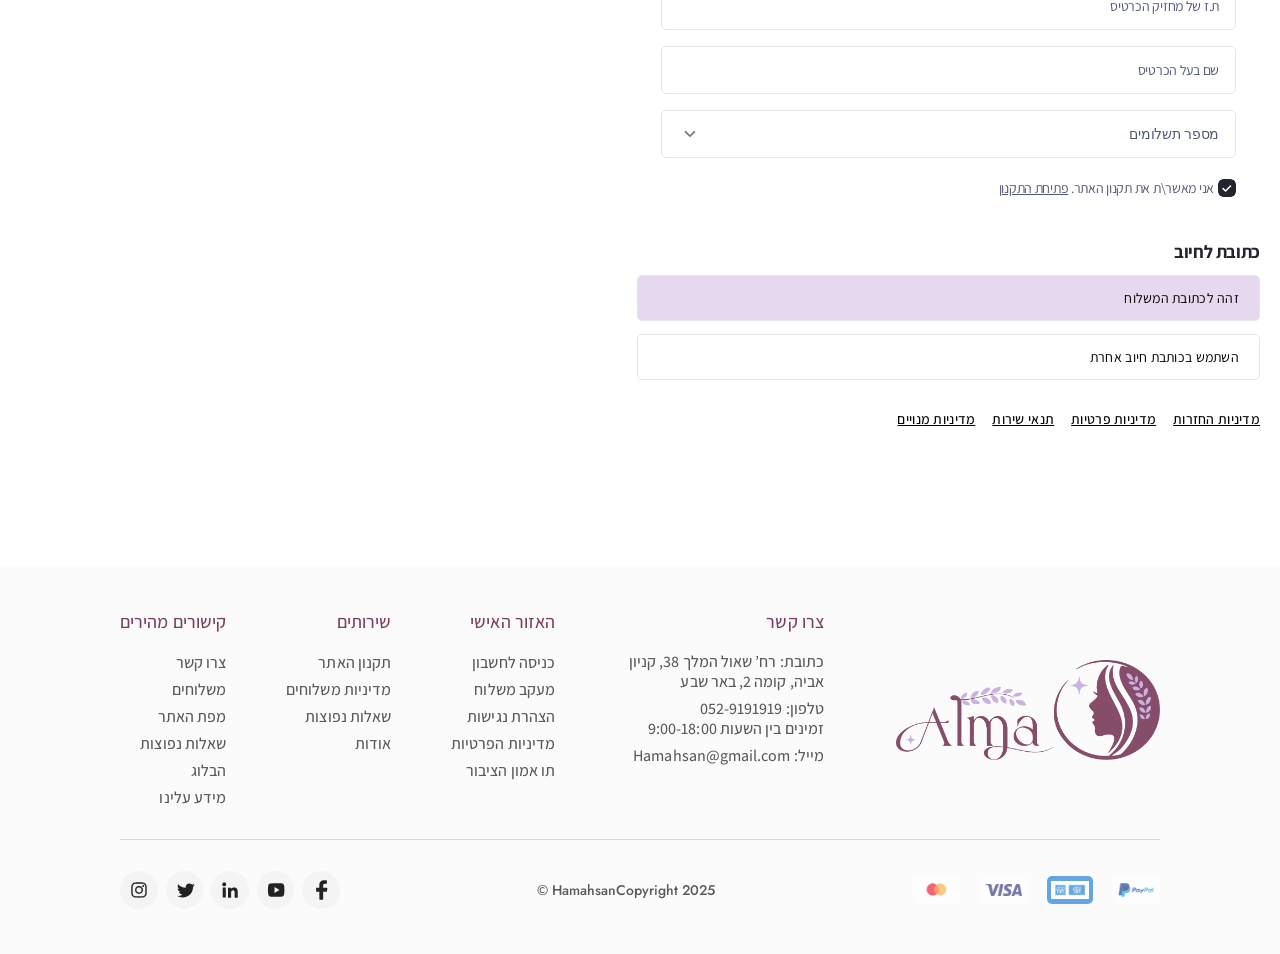
<file: checkout.html>
<!DOCTYPE html>
<html lang="he" dir="rtl">
<head>
<meta charset="UTF-8">
<meta name="viewport" content="width=device-width, initial-scale=1">
<title>דף תשלום | ALMA</title>
<meta name="description" content="השלמת ההזמנה – פרטי חיוב, שיטת משלוח ותשלום מאובטח בחנות ALMA.">
<meta name="robots" content="noindex">
<link rel="icon" href="assets/logo.png">
<link rel="preconnect" href="https://fonts.googleapis.com">
<link rel="preconnect" href="https://fonts.gstatic.com" crossorigin>
<link href="https://fonts.googleapis.com/css2?family=Assistant:wght@300;400;500;600;700;800&family=DM+Sans:wght@500;600;700&family=Jost:wght@400;500;600&display=swap" rel="stylesheet">
<link rel="stylesheet" href="css/style.css">
<link rel="stylesheet" href="css/checkout.css">
</head>
<body>

<a class="skip-link" href="#main">דלג לתוכן הראשי</a>

<!-- ============ HEADER ============ -->
<header class="site-header">
  <div class="announce">
    <button class="announce__arrow announce__arrow--prev" type="button" aria-label="הודעה קודמת">
      <img src="assets/arrow-left-thin.svg" alt="">
    </button>
    <p class="announce__text">זמני אספקה בין 1-5 ימי עסקים</p>
    <button class="announce__arrow announce__arrow--next" type="button" aria-label="הודעה הבאה">
      <img src="assets/arrow-right-thin.svg" alt="">
    </button>
  </div>

  <div class="nav">
    <div class="nav__inner">
      <div class="nav__icons">
        <button class="nav__icon" type="button" aria-label="חיפוש"><img src="assets/icon-search.svg" alt=""></button>
        <a class="nav__icon" href="#" aria-label="אזור אישי"><img src="assets/icon-user.svg" alt=""></a>
        <a class="nav__icon" href="#" aria-label="מועדפים"><img src="assets/icon-heart.svg" alt=""><span class="nav__badge">0</span></a>
        <a class="nav__icon" href="#" aria-label="עגלת קניות"><img src="assets/icon-cart.svg" alt=""><span class="nav__badge">1</span></a>
      </div>

      <button class="nav__burger" type="button" aria-label="תפריט" aria-expanded="false" aria-controls="primary-menu">
        <span></span><span></span><span></span>
      </button>

      <nav class="nav__menu" id="primary-menu" aria-label="תפריט ראשי">
        <ul class="nav__list">
          <li class="has-mega">
            <a href="#" aria-expanded="false" aria-haspopup="true" aria-controls="mega-perfume">בשמים</a>
            <div class="mega" id="mega-perfume">
              <div class="mega__inner mega__inner--wide">
                <img class="mega__img mega__img--perfume" src="assets/mega-perfume.png" alt="">
                <ul class="mega__list">
                  <li><a href="category.html?cat=brands">מותגי בישום מובילים</a></li>
                  <li><a href="category.html?cat=unisex">בשמי יוניסקס</a></li>
                  <li><a href="category.html">בשמי נשים</a></li>
                  <li><a href="category.html?cat=men">בשמי גברים</a></li>
                  <li><a href="category.html?cat=luxury">בשמי יוקרה</a></li>
                  <li><a href="category.html?cat=sets">סטים ומארזים</a></li>
                </ul>
              </div>
            </div>
          </li>
          <li class="has-mega">
            <a href="#" aria-expanded="false" aria-haspopup="true" aria-controls="mega-makeup">איפור</a>
            <div class="mega" id="mega-makeup">
              <div class="mega__inner mega__inner--wide">
                <img class="mega__img mega__img--makeup" src="assets/mega-makeup.png" alt="">
                <ul class="mega__list">
                  <li><a href="category.html?cat=beauty-brands">מותגי יופי מומלצים</a></li>
                  <li><a href="category.html?cat=cosmetics">איפור</a></li>
                  <li><a href="category.html?cat=body">טיפוח הגוף</a></li>
                  <li><a href="category.html?cat=face">טיפוח פנים</a></li>
                </ul>
              </div>
            </div>
          </li>
          <li class="has-mega">
            <a href="#" aria-expanded="false" aria-haspopup="true" aria-controls="mega-hair">הכל לשיער</a>
            <div class="mega" id="mega-hair">
              <div class="mega__inner">
                <ul class="mega__list">
                  <li><a href="category.html?cat=hair-brands">מותגי טיפוח<br>שיער מומלצים</a></li>
                  <li><a href="category.html?cat=devices">מכשירי חשמל לשיער</a></li>
                  <li><a href="category.html?cat=styling">עיצוב שיער</a></li>
                  <li><a href="category.html?cat=haircare">טיפוח שיער</a></li>
                </ul>
              </div>
            </div>
          </li>
          <li><a href="category.html?cat=sale">מבצעים</a></li>
          <li><a href="category.html?cat=new">חדש</a></li>
          <li><a href="brands.html">מותגים</a></li>
        </ul>
        <a class="btn-club" href="#">
          <span>הצטרפות למועדון</span>
          <img src="assets/icon-gift-sm.svg" alt="">
        </a>
      </nav>

      <a class="nav__logo" href="index.html" aria-label="ALMA — לעמוד הבית">
        <img src="assets/logo.png" alt="ALMA">
      </a>
    </div>
  </div>

  <!-- ============ SEARCH PANEL (Figma 593:327) ============ -->
  <div class="search-panel" id="searchPanel" aria-hidden="true">
    <div class="search-panel__inner">
      <button class="search-panel__close" type="button" data-search-close aria-label="סגירת החיפוש">
        <img src="assets/search-close.svg" alt="">
      </button>
      <form class="search-panel__form" role="search" action="#">
        <img class="search-panel__icon" src="assets/search-ai.svg" alt="">
        <label class="visually-hidden" for="siteSearch">חיפוש באתר</label>
        <input class="search-panel__input" id="siteSearch" type="search" name="q" placeholder="כן, במה אני יכולה לעזור?" autocomplete="off">
      </form>
    </div>
  </div>
</header>

<main id="main" class="ck">

  <h1 class="ck__title">דף תשלום</h1>

  <form class="ck-grid" action="#" method="post" novalidate>

    <!-- ======== ORDER SUMMARY (עמודה שמאלית) ======== -->
    <section class="sum" aria-label="סיכום הזמנה">

      <div class="sum__row">
        <div class="sum__product">
          <span class="sum__pic"><img src="assets/pdp-sticky-thumb.png" alt=""></span>
          <p class="sum__name">בושם פרפומס דה מארלי<br>פלאטין א.ד.פ 75 מ"ל</p>
        </div>
        <p class="sum__price">₪1039.90</p>
      </div>

      <div class="coupon">
        <label class="visually-hidden" for="coupon">קוד הנחה או גיפטקארד</label>
        <input class="coupon__input" id="coupon" type="text" name="coupon" placeholder="קוד הנחה או גיפטקארד">
        <button class="coupon__btn" type="button">החל</button>
      </div>

      <div class="totals">
        <div class="totals__row"><span class="totals__label">סיכום ביניים</span><span class="totals__val">₪1039.90</span></div>
        <div class="totals__row"><span class="totals__label">משלוח</span><span class="totals__val totals__val--free">חינם</span></div>
        <div class="totals__row"><span class="totals__label">מע”מ</span><span class="totals__val">₪187.18</span></div>
        <hr class="totals__rule">
        <div class="totals__row"><span class="totals__label">סה”כ</span><span class="totals__val totals__val--grand">₪1,227.08</span></div>
      </div>

      <button class="ck-pay" type="submit">לחץ לתשלום</button>
    </section>

    <!-- ======== DETAILS (עמודה ימנית) ======== -->
    <div class="ck-details">

      <p class="ck__lead">עוד רגע החבילה היוקרתית שלך בדרך אלייך.</p>

      <!-- פרטי חיוב -->
      <section class="fset" aria-labelledby="h-billing">
        <h2 class="fset__title" id="h-billing">פרטי חיוב</h2>

        <div class="frow frow--2">
          <div class="field field--first">
            <label for="fname">שם פרטי</label>
            <input id="fname" name="fname" type="text" autocomplete="given-name">
          </div>
          <div class="field field--last">
            <label for="lname">שם משפחה</label>
            <input id="lname" name="lname" type="text" autocomplete="family-name">
          </div>
        </div>

        <div class="field">
          <label for="address">כתובת *</label>
          <input id="address" name="address" type="text" placeholder="מס דירה, קומה, כניסה" autocomplete="street-address" required>
        </div>

        <div class="field">
          <label for="city">יישוב *</label>
          <input id="city" name="city" type="text" autocomplete="address-level2" required>
        </div>

        <div class="field">
          <label for="phone">טלפון *</label>
          <input id="phone" name="phone" type="tel" autocomplete="tel" required>
        </div>
        <p class="hint">קישור לחשבונית דיגיטלית יישלח למספר הטלפון</p>

        <div class="field">
          <label for="email">כתובת מייל *</label>
          <input id="email" name="email" type="email" autocomplete="email" required>
        </div>
        <p class="hint">נשתמש במייל רק לשליחת חשבונית ועדכוני משלוח. לעולם לא נעביר לצד שלישי.</p>

        <div class="field">
          <label for="notes">הערות להזמנה</label>
          <textarea id="notes" name="notes" rows="6"></textarea>
        </div>

        <label class="check check--outline">
          <input type="checkbox" name="marketing">
          <span class="check__box" aria-hidden="true"></span>
          <span class="check__text">אני מסכים לקבל דיוור פרסומי באמצעות דואר אלקטרוני והודעות טקסט.</span>
        </label>
      </section>

      <!-- שיטת משלוח -->
      <section class="fset" aria-labelledby="h-ship">
        <h2 class="fset__title" id="h-ship">שיטת משלוח</h2>

        <label class="opt is-selected">
          <input type="radio" name="shipping" value="home" checked>
          <span class="opt__label">משלוח עד הבית- עד 5 ימי עסקים</span>
          <span class="opt__meta">חינם</span>
        </label>

        <label class="opt">
          <input type="radio" name="shipping" value="pickup">
          <span class="opt__label">איסוף עצמי בחנות</span>
        </label>

        <p class="note">*תיאום איסוף עצמי מול שירות הלקוחות בוואטסאפ במספר 052-9191919</p>
      </section>

      <!-- תשלום -->
      <section class="fset" aria-labelledby="h-pay">
        <div class="fset__head">
          <h2 class="fset__title" id="h-pay">תשלום</h2>
          <p class="fset__sub">כל העסקאות מאובטחות ומוצפנות.</p>
        </div>

        <div class="pays">
          <button class="pay-opt is-active" type="button">
            <span>תשלום באשראי</span><img src="assets/ck-card.svg" alt="">
          </button>
          <button class="pay-opt" type="button"><span>Bit</span></button>
          <button class="pay-opt" type="button">
            <span>Paypal</span><img src="assets/ck-card.svg" alt="">
          </button>
          <button class="pay-opt" type="button"><span>הזמנה טלפונית</span></button>
        </div>
      </section>

      <!-- פרטי תשלום -->
      <section class="card" aria-labelledby="h-card">
        <h2 class="card__title" id="h-card">פרטי תשלום</h2>

        <div class="card__grid">
          <div class="crow">
            <div class="tf tf--card">
              <label class="visually-hidden" for="ccnum">מספר כרטיס אשראי</label>
              <input id="ccnum" name="ccnum" type="text" inputmode="numeric" placeholder="מספר כרטיס אשראי" autocomplete="cc-number">
              <img class="tf__icon" src="assets/ck-card-2.svg" alt="">
            </div>
            <div class="crow__pair">
              <div class="tf">
                <label class="visually-hidden" for="ccexp">תוקף הכרטיס</label>
                <input id="ccexp" name="ccexp" type="text" placeholder="תוקף הכרטיס" autocomplete="cc-exp">
              </div>
              <div class="tf">
                <label class="visually-hidden" for="cvv">CVV</label>
                <input id="cvv" name="cvv" type="text" inputmode="numeric" placeholder="CVV" autocomplete="cc-csc">
                <img class="tf__info" src="assets/ck-info.svg" alt="">
              </div>
            </div>
          </div>

          <div class="tf">
            <label class="visually-hidden" for="ccid">ת.ז של מחזיק הכרטיס</label>
            <input id="ccid" name="ccid" type="text" inputmode="numeric" placeholder="ת.ז של מחזיק הכרטיס">
          </div>

          <div class="tf">
            <label class="visually-hidden" for="ccname">שם בעל הכרטיס</label>
            <input id="ccname" name="ccname" type="text" placeholder="שם בעל הכרטיס" autocomplete="cc-name">
          </div>

          <div class="tf tf--select">
            <label class="visually-hidden" for="payments">מספר תשלומים</label>
            <select id="payments" name="payments">
              <option value="" selected disabled>מספר תשלומים</option>
              <option>תשלום אחד</option>
              <option>2 תשלומים</option>
              <option>3 תשלומים</option>
              <option>6 תשלומים</option>
              <option>12 תשלומים</option>
            </select>
            <img class="tf__chev" src="assets/ck-chevron.svg" alt="">
          </div>
        </div>

        <label class="check check--filled">
          <input type="checkbox" name="terms" required checked>
          <span class="check__box" aria-hidden="true"></span>
          <span class="check__text">אני מאשר\ת את תקנון האתר. <a href="#">פתיחת התקנון</a></span>
        </label>
      </section>

      <!-- כתובת לחיוב -->
      <section class="fset" aria-labelledby="h-billaddr">
        <h2 class="fset__title" id="h-billaddr">כתובת לחיוב</h2>

        <label class="opt is-selected opt--strong">
          <input type="radio" name="billaddr" value="same" checked>
          <span class="opt__label">זהה לכתובת המשלוח</span>
        </label>

        <label class="opt">
          <input type="radio" name="billaddr" value="other">
          <span class="opt__label">השתמש בכותבת חיוב אחרת</span>
        </label>
      </section>

      <ul class="policies">
        <li><a href="#">מדיניות החזרות</a></li>
        <li><a href="#">מדיניות פרטיות</a></li>
        <li><a href="#">תנאי שירות</a></li>
        <li><a href="#">מדיניות מנויים</a></li>
      </ul>

    </div>
  </form>
</main>

<!-- ============ FOOTER ============ -->
<footer class="footer">
  <div class="footer__inner">
    <div class="footer__top">
      <a class="footer__logo" href="index.html"><img src="assets/logo.png" alt="ALMA"></a>

      <div class="footer__cols">
        <div class="fcol fcol--contact">
          <h3 class="fcol__title">צרו קשר</h3>
          <div class="fcol__body">
            <p>כתובת: רח&rsquo; שאול המלך 38, קניון אביה, קומה 2, באר שבע</p>
            <p>טלפון: <a data-setting="contact_phone" href="tel:0529191919">052-9191919</a><br>זמינים בין השעות 9:00-18:00</p>
            <p>מייל: Hamahsan@gmail.com</p>
          </div>
        </div>
        <div class="fcol">
          <h3 class="fcol__title">האזור האישי</h3>
          <ul class="fcol__links">
            <li><a href="#">כניסה לחשבון</a></li>
            <li><a href="#">מעקב משלוח</a></li>
            <li><a href="#">הצהרת נגישות</a></li>
            <li><a href="#">מדיניות הפרטיות</a></li>
            <li><a href="#">תו אמון הציבור</a></li>
          </ul>
        </div>
        <div class="fcol">
          <h3 class="fcol__title">שירותים</h3>
          <ul class="fcol__links" data-pages-links>
            <li><a href="page.html?slug=terms">תקנון האתר</a></li>
            <li><a href="page.html?slug=shipping">מדיניות משלוחים</a></li>
            <li><a href="page.html?slug=faq">שאלות נפוצות</a></li>
            <li><a href="page.html?slug=about">אודות</a></li>
          </ul>
        </div>
        <div class="fcol">
          <h3 class="fcol__title">קישורים מהירים</h3>
          <ul class="fcol__links">
            <li><a href="#">צרו קשר</a></li>
            <li><a href="#">משלוחים</a></li>
            <li><a href="#">מפת האתר</a></li>
            <li><a href="#">שאלות נפוצות</a></li>
            <li><a href="#">הבלוג</a></li>
            <li><a href="#">מידע עלינו</a></li>
          </ul>
        </div>
      </div>
    </div>

    <hr class="footer__rule">

    <div class="footer__bottom">
      <ul class="pay">
        <li><img src="assets/pay-isracard.png" alt="PayPal"></li>
        <li class="pay--amex"><img src="assets/pay-amex.png" alt="American Express"></li>
        <li><img src="assets/pay-mastercard.png" alt="Visa"></li>
        <li><img src="assets/pay-visa.png" alt="Mastercard"></li>
      </ul>
      <p class="footer__copy">HamahsanCopyright 2025 ©</p>
      <ul class="socials">
        <li><a href="#" aria-label="פייסבוק"><img src="assets/soc-5.svg" alt=""></a></li>
        <li><a href="#" aria-label="יוטיוב"><img src="assets/soc-4.svg" alt=""></a></li>
        <li><a href="#" aria-label="לינקדאין"><img src="assets/soc-3.svg" alt=""></a></li>
        <li><a href="#" aria-label="טוויטר"><img src="assets/soc-2.svg" alt=""></a></li>
        <li><a href="#" aria-label="אינסטגרם"><img src="assets/soc-1.svg" alt=""></a></li>
      </ul>
    </div>
  </div>
</footer>

<!-- ============ CART DRAWER (Figma 582:103) ============ -->
<div class="cart-overlay" id="cartOverlay" hidden></div>

<aside class="cart" id="cartDrawer" aria-label="סל קניות" aria-hidden="true">

  <div class="cart__header">
    <div class="cart__headerRow">
      <button class="cart__close" type="button" data-cart-close aria-label="סגירת הסל">
        <img src="assets/cart-close-light.svg" alt="">
      </button>
      <p class="cart__title">סל קניות</p>
    </div>
  </div>

  <p class="cart__note">ברכותיי, ההזמנה שלך זכאית למשלוח חינם!</p>

  <ul class="cart__list" id="cartList">
    <li class="citem" data-price="1039">
      <div class="citem__row">
        <div class="citem__main">
          <div class="citem__top">
            <button class="citem__close" type="button" data-cart-remove aria-label="הסרת המוצר">
              <img src="assets/cart-close.svg" alt="">
            </button>
            <p class="citem__name">בושם פרופרומס דה מארלי</p>
          </div>
          <div class="citem__price">
            <p class="citem__cost"><span data-cart-line>₪ 1039</span></p>
            <div class="qty">
              <button class="qty__btn qty__btn--plus" type="button" data-qty="1" aria-label="הוספת יחידה">
                <img src="assets/cart-plus.svg" alt="">
              </button>
              <span class="qty__val" data-qty-val>1</span>
              <button class="qty__btn qty__btn--minus" type="button" data-qty="-1" aria-label="הפחתת יחידה">
                <img src="assets/cart-minus.svg" alt="">
              </button>
            </div>
          </div>
        </div>
        <span class="citem__img"><img src="assets/pdp-sticky-thumb.png" alt=""></span>
      </div>
    </li>

    <li class="citem" data-price="0">
      <div class="citem__row">
        <div class="citem__main">
          <div class="citem__top">
            <button class="citem__close" type="button" data-cart-remove aria-label="הסרת המוצר">
              <img src="assets/cart-close.svg" alt="">
            </button>
            <p class="citem__name">דוגמיות בשמים חדשים</p>
          </div>
          <div class="citem__price">
            <p class="citem__cost citem__cost--free"><span data-cart-line>חינם</span></p>
            <div class="qty">
              <button class="qty__btn qty__btn--plus" type="button" data-qty="1" aria-label="הוספת יחידה">
                <img src="assets/cart-plus.svg" alt="">
              </button>
              <span class="qty__val" data-qty-val>1</span>
              <button class="qty__btn qty__btn--minus" type="button" data-qty="-1" aria-label="הפחתת יחידה">
                <img src="assets/cart-minus.svg" alt="">
              </button>
            </div>
          </div>
        </div>
        <span class="citem__img"><img src="assets/cart-samples.png" alt=""></span>
      </div>
    </li>
  </ul>

  <p class="cart__empty" id="cartEmpty" hidden>הסל שלך ריק</p>

  <div class="cart__foot">
    <div class="cart__sum">
      <span class="cart__sumVal" id="cartTotal">1039</span>
      <span class="cart__sumLabel">סיכום ביניים</span>
    </div>
    <a class="cart__checkout" href="checkout.html">מעבר לתשלום</a>
    <button class="cart__continue" type="button" data-cart-close>או המשיכי בקניות</button>
  </div>
</aside>

<script src="js/store.js"></script>
<script src="js/main.js"></script>
<script src="js/checkout.js"></script>
</body>
</html>
</file>
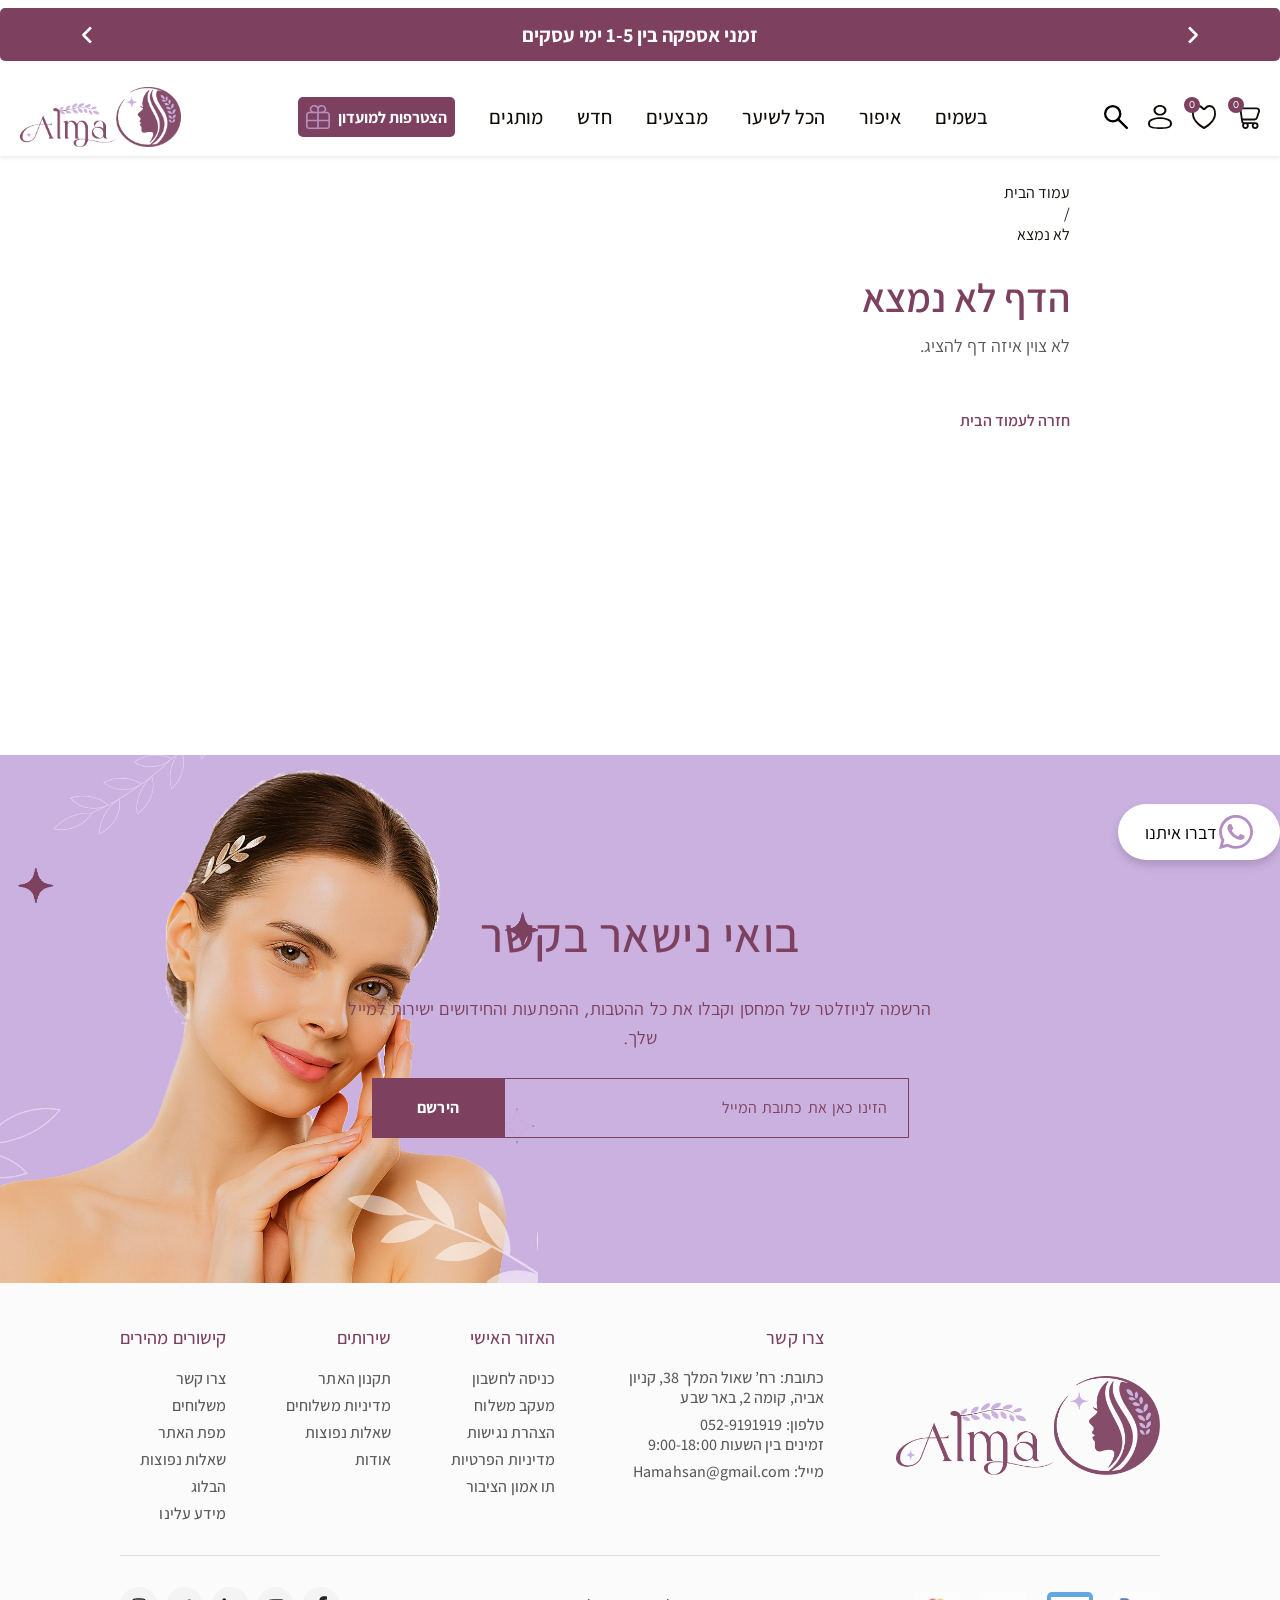
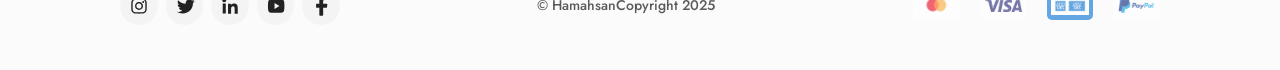
<file: page.html>
<!DOCTYPE html>
<html lang="he" dir="rtl">
<head>
<meta charset="UTF-8">
<meta name="viewport" content="width=device-width, initial-scale=1">
<title>המחסן ALMA</title>
<meta name="description" content="דף תוכן באתר המחסן ALMA.">
<link rel="preconnect" href="https://fonts.googleapis.com">
<link rel="preconnect" href="https://fonts.gstatic.com" crossorigin>
<link href="https://fonts.googleapis.com/css2?family=Assistant:wght@200;300;400;600;700&family=Jost:wght@300;400;500;600&display=swap" rel="stylesheet">
<link rel="stylesheet" href="css/style.css">
<link rel="stylesheet" href="css/page.css">
</head>
<body>

<a class="skip-link" href="#main">דלג לתוכן הראשי</a>

<!-- ============ HEADER ============ -->
<header class="site-header">
  <div class="announce">
    <button class="announce__arrow announce__arrow--prev" type="button" aria-label="הודעה קודמת">
      <img src="assets/arrow-left-thin.svg" alt="">
    </button>
    <p class="announce__text">זמני אספקה בין 1-5 ימי עסקים</p>
    <button class="announce__arrow announce__arrow--next" type="button" aria-label="הודעה הבאה">
      <img src="assets/arrow-right-thin.svg" alt="">
    </button>
  </div>

  <div class="nav">
    <div class="nav__inner">
      <div class="nav__icons">
        <button class="nav__icon" type="button" aria-label="חיפוש"><img src="assets/icon-search.svg" alt=""></button>
        <a class="nav__icon" href="#" aria-label="אזור אישי"><img src="assets/icon-user.svg" alt=""></a>
        <a class="nav__icon" href="#" aria-label="מועדפים"><img src="assets/icon-heart.svg" alt=""><span class="nav__badge">0</span></a>
        <a class="nav__icon" href="#" aria-label="עגלת קניות"><img src="assets/icon-cart.svg" alt=""><span class="nav__badge">0</span></a>
      </div>

      <button class="nav__burger" type="button" aria-label="תפריט" aria-expanded="false" aria-controls="primary-menu">
        <span></span><span></span><span></span>
      </button>

      <nav class="nav__menu" id="primary-menu" aria-label="תפריט ראשי">
        <ul class="nav__list">
          <li class="has-mega">
            <a href="#" aria-expanded="false" aria-haspopup="true" aria-controls="mega-perfume">בשמים</a>
            <div class="mega" id="mega-perfume">
              <div class="mega__inner mega__inner--wide">
                <img class="mega__img mega__img--perfume" src="assets/mega-perfume.png" alt="">
                <ul class="mega__list">
                  <li><a href="category.html?cat=brands">מותגי בישום מובילים</a></li>
                  <li><a href="category.html?cat=unisex">בשמי יוניסקס</a></li>
                  <li><a href="category.html">בשמי נשים</a></li>
                  <li><a href="category.html?cat=men">בשמי גברים</a></li>
                  <li><a href="category.html?cat=luxury">בשמי יוקרה</a></li>
                  <li><a href="category.html?cat=sets">סטים ומארזים</a></li>
                </ul>
              </div>
            </div>
          </li>
          <li class="has-mega">
            <a href="#" aria-expanded="false" aria-haspopup="true" aria-controls="mega-makeup">איפור</a>
            <div class="mega" id="mega-makeup">
              <div class="mega__inner mega__inner--wide">
                <img class="mega__img mega__img--makeup" src="assets/mega-makeup.png" alt="">
                <ul class="mega__list">
                  <li><a href="category.html?cat=beauty-brands">מותגי יופי מומלצים</a></li>
                  <li><a href="category.html?cat=cosmetics">איפור</a></li>
                  <li><a href="category.html?cat=body">טיפוח הגוף</a></li>
                  <li><a href="category.html?cat=face">טיפוח פנים</a></li>
                </ul>
              </div>
            </div>
          </li>
          <li class="has-mega">
            <a href="#" aria-expanded="false" aria-haspopup="true" aria-controls="mega-hair">הכל לשיער</a>
            <div class="mega" id="mega-hair">
              <div class="mega__inner">
                <ul class="mega__list">
                  <li><a href="category.html?cat=hair-brands">מותגי טיפוח<br>שיער מומלצים</a></li>
                  <li><a href="category.html?cat=devices">מכשירי חשמל לשיער</a></li>
                  <li><a href="category.html?cat=styling">עיצוב שיער</a></li>
                  <li><a href="category.html?cat=haircare">טיפוח שיער</a></li>
                </ul>
              </div>
            </div>
          </li>
          <li><a href="category.html?cat=sale">מבצעים</a></li>
          <li><a href="category.html?cat=new">חדש</a></li>
          <li><a href="brands.html">מותגים</a></li>
        </ul>
        <a class="btn-club" href="#">
          <span>הצטרפות למועדון</span>
          <img src="assets/icon-gift-sm.svg" alt="">
        </a>
      </nav>

      <a class="nav__logo" href="index.html" aria-label="ALMA — לעמוד הבית">
        <img src="assets/logo.png" alt="ALMA">
      </a>
    </div>
  </div>

  <!-- ============ SEARCH PANEL (Figma 593:327) ============ -->
  <div class="search-panel" id="searchPanel" aria-hidden="true">
    <div class="search-panel__inner">
      <button class="search-panel__close" type="button" data-search-close aria-label="סגירת החיפוש">
        <img src="assets/search-close.svg" alt="">
      </button>
      <form class="search-panel__form" role="search" action="#">
        <img class="search-panel__icon" src="assets/search-ai.svg" alt="">
        <label class="visually-hidden" for="siteSearch">חיפוש באתר</label>
        <input class="search-panel__input" id="siteSearch" type="search" name="q" placeholder="כן, במה אני יכולה לעזור?" autocomplete="off">
      </form>
    </div>
  </div>
</header>

<main id="main">
  <nav class="crumbs pagewrap" aria-label="מסלול ניווט">
    <ol>
      <li><a href="index.html">עמוד הבית</a></li>
      <li aria-hidden="true">/</li>
      <li><span aria-current="page" id="crumbTitle">טוען…</span></li>
    </ol>
  </nav>

  <article class="doc-page pagewrap" id="docPage">
    <p class="doc-page__loading">טוען…</p>
  </article>

  <!-- רשימת מאמרים, מוצגת רק בכתובת page.html?blog -->
  <section class="postlist pagewrap" id="postList" hidden>
    <h1 class="doc-page__title">Beauty Blog</h1>
    <div class="postlist__grid" id="postGrid"></div>
  </section>
</main>

<!-- ============ NEWSLETTER ============ -->
<section class="newsletter">
    <img class="newsletter__img" src="assets/newsletter.png" alt="">
    <div class="newsletter__content">
      <h2 class="newsletter__title" data-setting="newsletter_title">בואי נישאר בקשר</h2>
      <p class="newsletter__sub" data-setting="newsletter_text">הרשמה לניוזלטר של המחסן וקבלו את כל ההטבות, ההפתעות והחידושים ישירות למייל שלך.</p>
      <form class="newsletter__form" action="#" method="post">
        <label class="visually-hidden" for="nl-email">כתובת מייל</label>
        <input class="newsletter__input" id="nl-email" type="email" name="email" placeholder="הזינו כאן את כתובת המייל" required>
        <button class="newsletter__btn" type="submit">הירשם</button>
      </form>
    </div>
  </section>

<!-- ============ FOOTER ============ -->
<footer class="footer">
  <div class="footer__inner">
    <div class="footer__top">
      <a class="footer__logo" href="index.html"><img src="assets/logo.png" alt="ALMA"></a>

      <div class="footer__cols">
        <div class="fcol fcol--contact">
          <h3 class="fcol__title">צרו קשר</h3>
          <div class="fcol__body">
            <p>כתובת: רח&rsquo; שאול המלך 38, קניון אביה, קומה 2, באר שבע</p>
            <p>טלפון: <a data-setting="contact_phone" href="tel:0529191919">052-9191919</a><br>זמינים בין השעות 9:00-18:00</p>
            <p>מייל: Hamahsan@gmail.com</p>
          </div>
        </div>
        <div class="fcol">
          <h3 class="fcol__title">האזור האישי</h3>
          <ul class="fcol__links">
            <li><a href="#">כניסה לחשבון</a></li>
            <li><a href="#">מעקב משלוח</a></li>
            <li><a href="#">הצהרת נגישות</a></li>
            <li><a href="#">מדיניות הפרטיות</a></li>
            <li><a href="#">תו אמון הציבור</a></li>
          </ul>
        </div>
        <div class="fcol">
          <h3 class="fcol__title">שירותים</h3>
          <ul class="fcol__links" data-pages-links>
            <li><a href="page.html?slug=terms">תקנון האתר</a></li>
            <li><a href="page.html?slug=shipping">מדיניות משלוחים</a></li>
            <li><a href="page.html?slug=faq">שאלות נפוצות</a></li>
            <li><a href="page.html?slug=about">אודות</a></li>
          </ul>
        </div>
        <div class="fcol">
          <h3 class="fcol__title">קישורים מהירים</h3>
          <ul class="fcol__links">
            <li><a href="#">צרו קשר</a></li>
            <li><a href="#">משלוחים</a></li>
            <li><a href="#">מפת האתר</a></li>
            <li><a href="#">שאלות נפוצות</a></li>
            <li><a href="#">הבלוג</a></li>
            <li><a href="#">מידע עלינו</a></li>
          </ul>
        </div>
      </div>
    </div>

    <hr class="footer__rule">

    <div class="footer__bottom">
      <ul class="pay">
        <li><img src="assets/pay-isracard.png" alt="PayPal"></li>
        <li class="pay--amex"><img src="assets/pay-amex.png" alt="American Express"></li>
        <li><img src="assets/pay-mastercard.png" alt="Visa"></li>
        <li><img src="assets/pay-visa.png" alt="Mastercard"></li>
      </ul>
      <p class="footer__copy">HamahsanCopyright 2025 ©</p>
      <ul class="socials">
        <li><a href="#" aria-label="פייסבוק"><img src="assets/soc-5.svg" alt=""></a></li>
        <li><a href="#" aria-label="יוטיוב"><img src="assets/soc-4.svg" alt=""></a></li>
        <li><a href="#" aria-label="לינקדאין"><img src="assets/soc-3.svg" alt=""></a></li>
        <li><a href="#" aria-label="טוויטר"><img src="assets/soc-2.svg" alt=""></a></li>
        <li><a href="#" aria-label="אינסטגרם"><img src="assets/soc-1.svg" alt=""></a></li>
      </ul>
    </div>
  </div>
</footer>

<a class="chat" data-setting-wa href="https://wa.me/972529191919" target="_blank" rel="noopener" aria-label="דברו איתנו בוואטסאפ">
  <span class="chat__text">דברו איתנו</span>
  <img class="chat__icon" src="assets/icon-whatsapp.svg" alt="">
</a>

<!-- ============ CART DRAWER (Figma 582:103) ============ -->
<div class="cart-overlay" id="cartOverlay" hidden></div>

<aside class="cart" id="cartDrawer" aria-label="סל קניות" aria-hidden="true">

  <div class="cart__header">
    <div class="cart__headerRow">
      <button class="cart__close" type="button" data-cart-close aria-label="סגירת הסל">
        <img src="assets/cart-close-light.svg" alt="">
      </button>
      <p class="cart__title">סל קניות</p>
    </div>
  </div>

  <p class="cart__note">ברכותיי, ההזמנה שלך זכאית למשלוח חינם!</p>

  <ul class="cart__list" id="cartList">
    <li class="citem" data-price="1039">
      <div class="citem__row">
        <div class="citem__main">
          <div class="citem__top">
            <button class="citem__close" type="button" data-cart-remove aria-label="הסרת המוצר">
              <img src="assets/cart-close.svg" alt="">
            </button>
            <p class="citem__name">בושם פרופרומס דה מארלי</p>
          </div>
          <div class="citem__price">
            <p class="citem__cost"><span data-cart-line>₪ 1039</span></p>
            <div class="qty">
              <button class="qty__btn qty__btn--plus" type="button" data-qty="1" aria-label="הוספת יחידה">
                <img src="assets/cart-plus.svg" alt="">
              </button>
              <span class="qty__val" data-qty-val>1</span>
              <button class="qty__btn qty__btn--minus" type="button" data-qty="-1" aria-label="הפחתת יחידה">
                <img src="assets/cart-minus.svg" alt="">
              </button>
            </div>
          </div>
        </div>
        <span class="citem__img"><img src="assets/pdp-sticky-thumb.png" alt=""></span>
      </div>
    </li>

    <li class="citem" data-price="0">
      <div class="citem__row">
        <div class="citem__main">
          <div class="citem__top">
            <button class="citem__close" type="button" data-cart-remove aria-label="הסרת המוצר">
              <img src="assets/cart-close.svg" alt="">
            </button>
            <p class="citem__name">דוגמיות בשמים חדשים</p>
          </div>
          <div class="citem__price">
            <p class="citem__cost citem__cost--free"><span data-cart-line>חינם</span></p>
            <div class="qty">
              <button class="qty__btn qty__btn--plus" type="button" data-qty="1" aria-label="הוספת יחידה">
                <img src="assets/cart-plus.svg" alt="">
              </button>
              <span class="qty__val" data-qty-val>1</span>
              <button class="qty__btn qty__btn--minus" type="button" data-qty="-1" aria-label="הפחתת יחידה">
                <img src="assets/cart-minus.svg" alt="">
              </button>
            </div>
          </div>
        </div>
        <span class="citem__img"><img src="assets/cart-samples.png" alt=""></span>
      </div>
    </li>
  </ul>

  <p class="cart__empty" id="cartEmpty" hidden>הסל שלך ריק</p>

  <div class="cart__foot">
    <div class="cart__sum">
      <span class="cart__sumVal" id="cartTotal">1039</span>
      <span class="cart__sumLabel">סיכום ביניים</span>
    </div>
    <a class="cart__checkout" href="checkout.html">מעבר לתשלום</a>
    <button class="cart__continue" type="button" data-cart-close>או המשיכי בקניות</button>
  </div>
</aside>

<script src="js/store.js"></script>
<script src="js/main.js"></script>
<script src="js/page.js"></script>
</body>
</html>
</file>
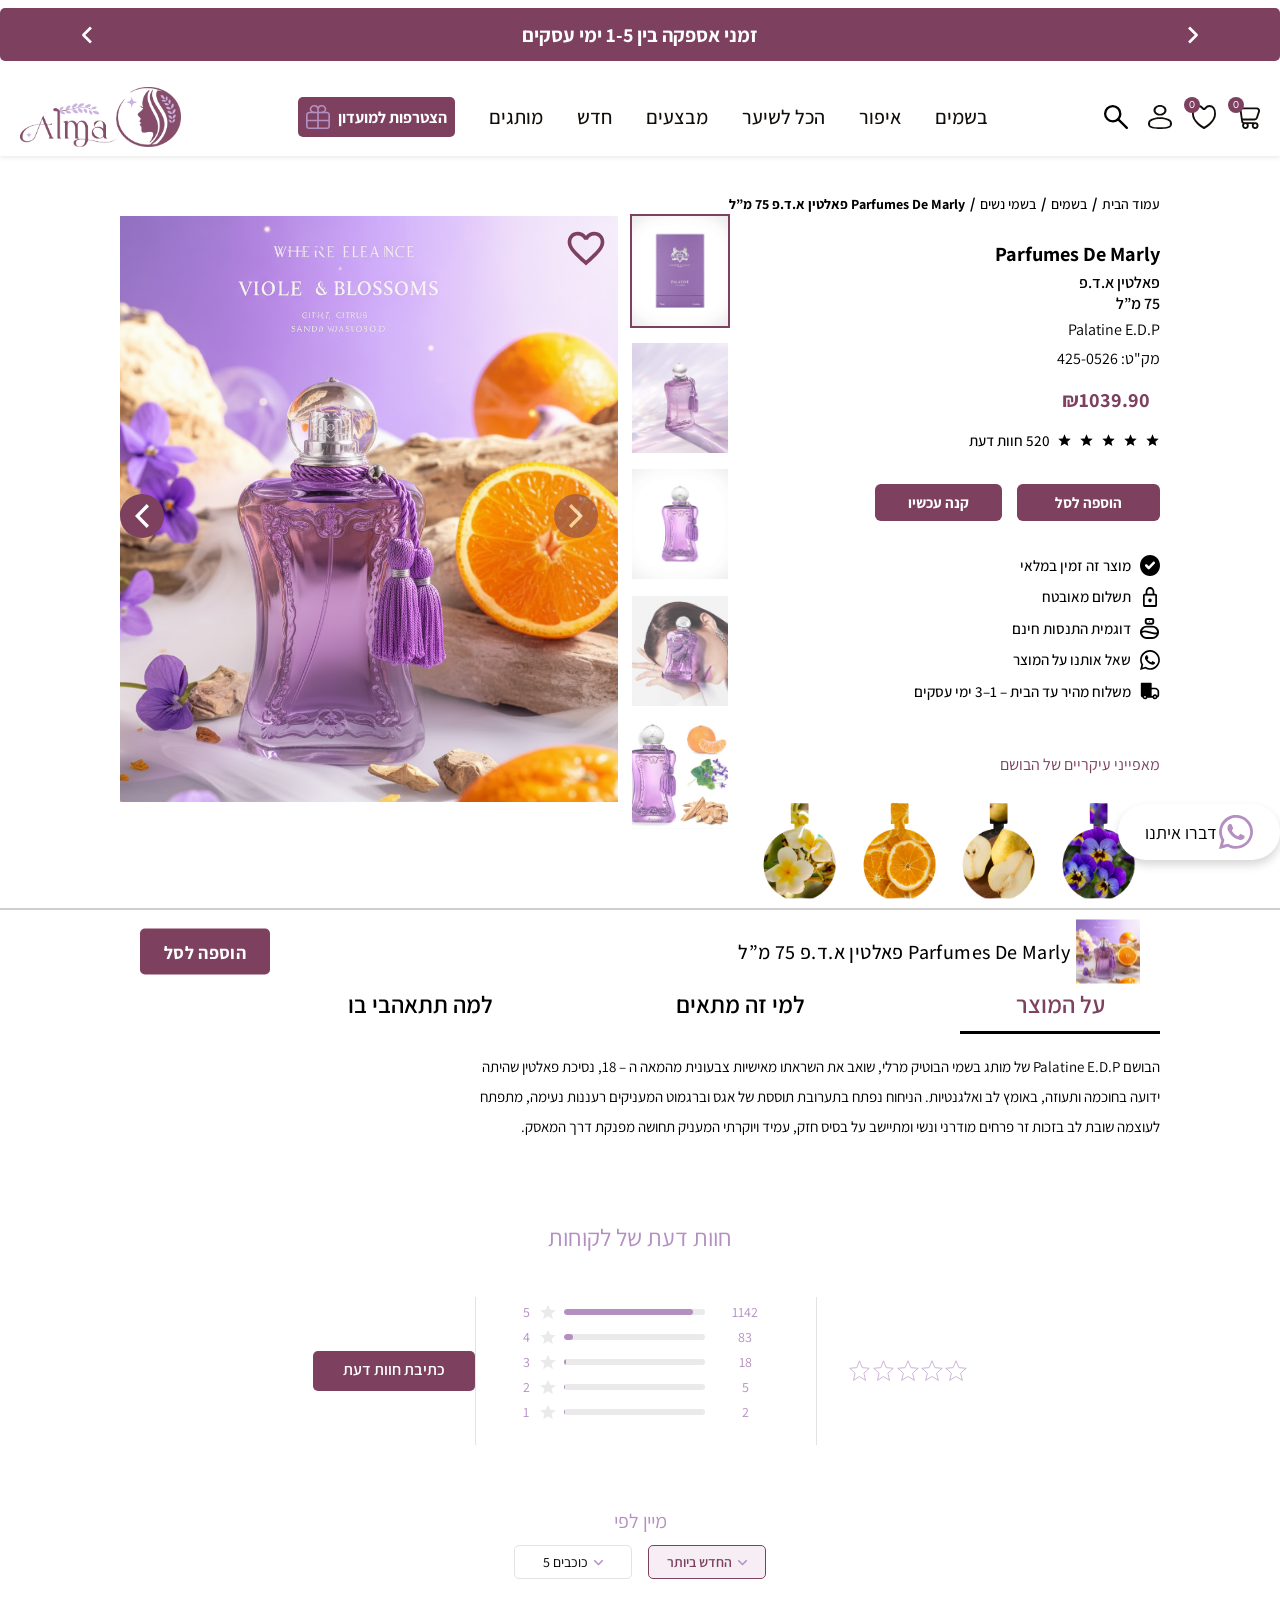
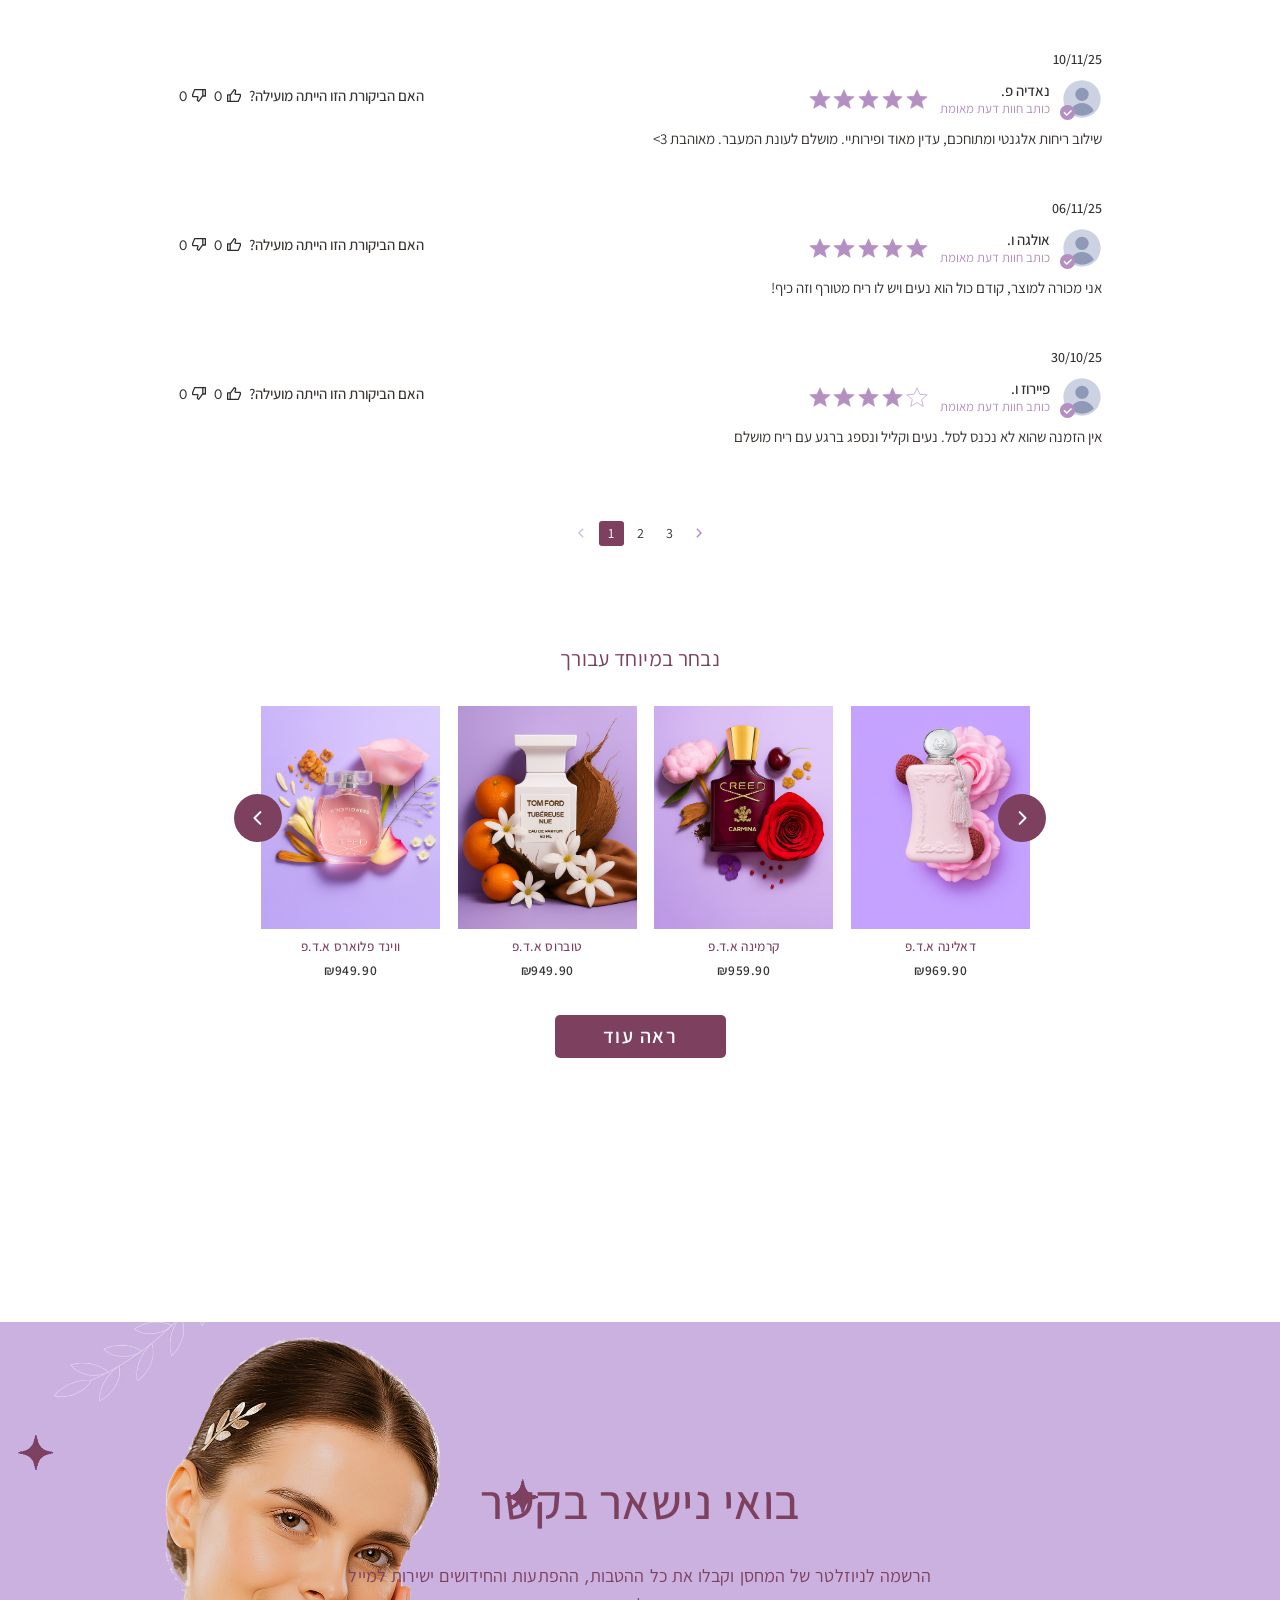
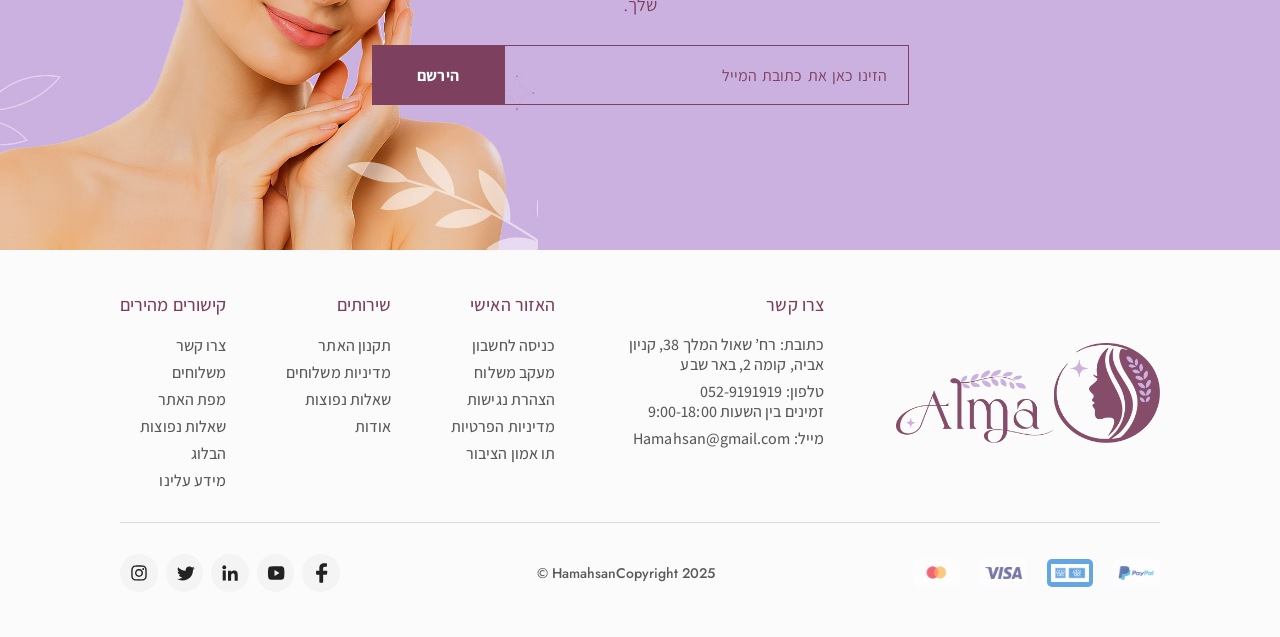
<file: product.html>
<!DOCTYPE html>
<html lang="he" dir="rtl">
<head>
<meta charset="UTF-8">
<meta name="viewport" content="width=device-width, initial-scale=1">
<title>Parfumes De Marly פאלטין א.ד.פ 75 מ"ל | ALMA</title>
<meta name="description" content="בושם לאישה Parfums De Marly Palatine EDP 75ml – ניחוח בוטיק יוקרתי עם אגס, ברגמוט וזר פרחים נשי. משלוח מהיר עד הבית.">
<link rel="icon" href="assets/logo.png">
<link rel="preconnect" href="https://fonts.googleapis.com">
<link rel="preconnect" href="https://fonts.gstatic.com" crossorigin>
<link href="https://fonts.googleapis.com/css2?family=Assistant:wght@300;400;500;600;700;800&family=Jost:wght@400;500;600&display=swap" rel="stylesheet">
<link rel="stylesheet" href="css/style.css">
<link rel="stylesheet" href="css/product.css">
</head>
<body>

<a class="skip-link" href="#main">דלג לתוכן הראשי</a>

<!-- ============ HEADER (זהה לדף הבית) ============ -->
<header class="site-header">
  <div class="announce">
    <button class="announce__arrow announce__arrow--prev" type="button" aria-label="הודעה קודמת">
      <img src="assets/arrow-left-thin.svg" alt="">
    </button>
    <p class="announce__text">זמני אספקה בין 1-5 ימי עסקים</p>
    <button class="announce__arrow announce__arrow--next" type="button" aria-label="הודעה הבאה">
      <img src="assets/arrow-right-thin.svg" alt="">
    </button>
  </div>

  <div class="nav">
    <div class="nav__inner">
      <div class="nav__icons">
        <button class="nav__icon" type="button" aria-label="חיפוש"><img src="assets/icon-search.svg" alt=""></button>
        <a class="nav__icon" href="#" aria-label="אזור אישי"><img src="assets/icon-user.svg" alt=""></a>
        <a class="nav__icon" href="#" aria-label="מועדפים"><img src="assets/icon-heart.svg" alt=""><span class="nav__badge">0</span></a>
        <a class="nav__icon" href="#" aria-label="עגלת קניות"><img src="assets/icon-cart.svg" alt=""><span class="nav__badge">0</span></a>
      </div>

      <button class="nav__burger" type="button" aria-label="תפריט" aria-expanded="false" aria-controls="primary-menu">
        <span></span><span></span><span></span>
      </button>

      <nav class="nav__menu" id="primary-menu" aria-label="תפריט ראשי">
        <ul class="nav__list">
          <li class="has-mega">
            <a href="#" aria-expanded="false" aria-haspopup="true" aria-controls="mega-perfume">בשמים</a>
            <div class="mega" id="mega-perfume">
              <div class="mega__inner mega__inner--wide">
                <img class="mega__img mega__img--perfume" src="assets/mega-perfume.png" alt="">
                <ul class="mega__list">
                  <li><a href="category.html?cat=brands">מותגי בישום מובילים</a></li>
                  <li><a href="category.html?cat=unisex">בשמי יוניסקס</a></li>
                  <li><a href="category.html">בשמי נשים</a></li>
                  <li><a href="category.html?cat=men">בשמי גברים</a></li>
                  <li><a href="category.html?cat=luxury">בשמי יוקרה</a></li>
                  <li><a href="category.html?cat=sets">סטים ומארזים</a></li>
                </ul>
              </div>
            </div>
          </li>
          <li class="has-mega">
            <a href="#" aria-expanded="false" aria-haspopup="true" aria-controls="mega-makeup">איפור</a>
            <div class="mega" id="mega-makeup">
              <div class="mega__inner mega__inner--wide">
                <img class="mega__img mega__img--makeup" src="assets/mega-makeup.png" alt="">
                <ul class="mega__list">
                  <li><a href="category.html?cat=beauty-brands">מותגי יופי מומלצים</a></li>
                  <li><a href="category.html?cat=cosmetics">איפור</a></li>
                  <li><a href="category.html?cat=body">טיפוח הגוף</a></li>
                  <li><a href="category.html?cat=face">טיפוח פנים</a></li>
                </ul>
              </div>
            </div>
          </li>
          <li class="has-mega">
            <a href="#" aria-expanded="false" aria-haspopup="true" aria-controls="mega-hair">הכל לשיער</a>
            <div class="mega" id="mega-hair">
              <div class="mega__inner">
                <ul class="mega__list">
                  <li><a href="category.html?cat=hair-brands">מותגי טיפוח<br>שיער מומלצים</a></li>
                  <li><a href="category.html?cat=devices">מכשירי חשמל לשיער</a></li>
                  <li><a href="category.html?cat=styling">עיצוב שיער</a></li>
                  <li><a href="category.html?cat=haircare">טיפוח שיער</a></li>
                </ul>
              </div>
            </div>
          </li>
          <li><a href="category.html?cat=sale">מבצעים</a></li>
          <li><a href="category.html?cat=new">חדש</a></li>
          <li><a href="brands.html">מותגים</a></li>
        </ul>
        <a class="btn-club" href="#">
          <span>הצטרפות למועדון</span>
          <img src="assets/icon-gift-sm.svg" alt="">
        </a>
      </nav>

      <a class="nav__logo" href="index.html" aria-label="ALMA — לעמוד הבית">
        <img src="assets/logo.png" alt="ALMA">
      </a>
    </div>
  </div>

  <!-- ============ SEARCH PANEL (Figma 593:327) ============ -->
  <div class="search-panel" id="searchPanel" aria-hidden="true">
    <div class="search-panel__inner">
      <button class="search-panel__close" type="button" data-search-close aria-label="סגירת החיפוש">
        <img src="assets/search-close.svg" alt="">
      </button>
      <form class="search-panel__form" role="search" action="#">
        <img class="search-panel__icon" src="assets/search-ai.svg" alt="">
        <label class="visually-hidden" for="siteSearch">חיפוש באתר</label>
        <input class="search-panel__input" id="siteSearch" type="search" name="q" placeholder="כן, במה אני יכולה לעזור?" autocomplete="off">
      </form>
    </div>
  </div>
</header>

<main id="main" class="pdp">

  <!-- ============ BREADCRUMB ============ -->
  <nav class="crumbs" aria-label="מסלול ניווט">
    <div class="pdp-wrap">
      <ol>
        <li><a href="index.html">עמוד הבית</a></li>
        <li aria-hidden="true">/</li>
        <li><a href="category.html" id="crumbCat">בשמי נשים</a></li>
        <li aria-hidden="true">/</li>
        <li><a href="category.html" id="crumbSub">בשמי בוטיק</a></li>
        <li aria-hidden="true">/</li>
        <li><span aria-current="page" id="crumbName">בושם לאישה Parfums De Marly Palatine EDP 75ml</span></li>
      </ol>
    </div>
  </nav>

  <!-- ============ TOP: GALLERY + INFO ============ -->
  <div class="pdp-wrap pdp-top">

    <!-- gallery -->
    <section class="gallery" aria-label="תמונות המוצר">
      <div class="gallery__main">
        <img class="gallery__img" id="galleryMain" src="assets/pdp-main.png" alt="בושם Parfums De Marly Palatine EDP 75ml">
        <button class="gallery__nav gallery__nav--prev" type="button" aria-label="תמונה קודמת">
          <img src="assets/pdp-arrow-left.svg" alt="">
        </button>
        <button class="gallery__nav gallery__nav--next" type="button" aria-label="תמונה הבאה">
          <img src="assets/pdp-arrow-left.svg" alt="">
        </button>
        <button class="gallery__fav" type="button" data-wish="marly-palatine" aria-label="הוספה למועדפים" aria-pressed="false">
          <img src="assets/pdp-heart.svg" alt="">
        </button>
      </div>

      <ul class="gallery__thumbs" id="galleryThumbs">
        <li><button class="thumb is-active" type="button" data-full="assets/pdp-main.png" aria-label="תמונה 1"><img src="assets/pdp-thumb-1.png" alt=""></button></li>
        <li><button class="thumb" type="button" data-full="assets/pdp-thumb-2.png" aria-label="תמונה 2"><img src="assets/pdp-thumb-2.png" alt=""></button></li>
        <li><button class="thumb" type="button" data-full="assets/pdp-thumb-3.png" aria-label="תמונה 3"><img src="assets/pdp-thumb-3.png" alt=""></button></li>
        <li><button class="thumb" type="button" data-full="assets/pdp-thumb-4.png" aria-label="תמונה 4"><img src="assets/pdp-thumb-4.png" alt=""></button></li>
        <li><button class="thumb" type="button" data-full="assets/pdp-thumb-5.png" aria-label="תמונה 5"><img src="assets/pdp-thumb-5.png" alt=""></button></li>
      </ul>
    </section>

    <!-- info -->
    <section class="pinfo" aria-label="פרטי המוצר">
      <div class="pinfo__head">
        <div class="pinfo__names">
          <h1 class="pinfo__brand" id="pBrand">Parfumes De Marly</h1>
          <p class="pinfo__title" id="pName">פאלטין א.ד.פ<br>75 מ”ל</p>
          <p class="pinfo__latin" id="pLatin">Palatine E.D.P</p>
        </div>
        <p class="pinfo__sku" id="pSku">מק"ט: 425-0526</p>
        <p class="pinfo__price" id="pPrice">₪1039.90</p>
        <div class="pinfo__rating">
          <span class="stars stars--dark" id="pStars" aria-label="דירוג 5 מתוך 5">
            <img src="assets/star-full.svg" alt=""><img src="assets/star-full.svg" alt=""><img src="assets/star-full.svg" alt=""><img src="assets/star-full.svg" alt=""><img src="assets/star-full.svg" alt="">
          </span>
          <a class="pinfo__count" href="#reviews" id="pReviews">520 חוות דעת</a>
        </div>
      </div>

      <div class="pinfo__actions">
        <button class="pbtn pbtn--cart" type="button">הוספה לסל</button>
        <a class="pbtn pbtn--buy" href="checkout.html">קנה עכשיו</a>
      </div>

      <ul class="perks">
        <li><img src="assets/ic-check.svg" alt=""><span>מוצר זה זמין במלאי</span></li>
        <li><img src="assets/ic-lock.svg" alt=""><span>תשלום מאובטח</span></li>
        <li><img src="assets/ic-sample.svg" alt=""><span>דוגמית התנסות חינם</span></li>
        <li><img src="assets/ic-whatsapp-sm.svg" alt=""><span>שאל אותנו על המוצר</span></li>
        <li><img src="assets/ic-delivery.svg" alt=""><span>משלוח מהיר עד הבית – 1–3 ימי עסקים</span></li>
      </ul>

      <div class="notes" id="pNotes">
        <h2 class="notes__title" id="pNotesTitle">מאפייני עיקריים של הבושם</h2>
        <ul class="notes__list">
          <li><img src="assets/note-vanilla.png" alt=""><span>וניל</span></li>
          <li><img src="assets/note-mandarin.png" alt=""><span>מנדרינה</span></li>
          <li><img src="assets/note-pear.png" alt=""><span>אגסים</span></li>
          <li><img src="assets/note-violet.png" alt=""><span>סיגליות</span></li>
        </ul>
      </div>
    </section>
  </div>

  <!-- ============ TABS + DESCRIPTION ============ -->
  <section class="ptabs pdp-wrap">
    <div class="ptabs__bar" role="tablist">
      <button class="ptab is-active" type="button" role="tab" aria-selected="true" aria-controls="tab-about" id="t-about">על המוצר</button>
      <button class="ptab" type="button" role="tab" aria-selected="false" aria-controls="tab-who" id="t-who">למי זה מתאים</button>
      <button class="ptab" type="button" role="tab" aria-selected="false" aria-controls="tab-love" id="t-love">למה תתאהבי בו</button>
    </div>

    <div class="ptabs__panels">
      <p class="ptab-panel is-active" id="tab-about" role="tabpanel" aria-labelledby="t-about">הבושם Palatine E.D.P של מותג בשמי הבוטיק מרלי, שואב את השראתו מאישיות צבעונית מהמאה ה – 18, נסיכת פאלטין שהיתה ידועה בחוכמה ותעוזה, באומץ לב ואלגנטיות. הניחוח נפתח בתערובת תוססת של אגס וברגמוט המעניקים רעננות נעימה, מתפתח לעוצמה שובת לב בזכות זר פרחים מודרני ונשי ומתיישב על בסיס חזק, עמיד ויוקרתי המעניק תחושה מפנקת דרך המאסק.</p>
      <p class="ptab-panel" id="tab-who" role="tabpanel" aria-labelledby="t-who" hidden>מתאים לאישה שאוהבת ניחוח נשי, אלגנטי ומודרני – לשימוש יומיומי ולערבים מיוחדים כאחד. אידיאלי לעונות המעבר, וגם כמתנה לאוהבות בשמי בוטיק.</p>
      <p class="ptab-panel" id="tab-love" role="tabpanel" aria-labelledby="t-love" hidden>פתיחה רעננה של אגס וברגמוט, לב פרחוני מודרני ובסיס עמיד ויוקרתי שנשאר על העור שעות ארוכות – ניחוח שמקבל מחמאות בכל פעם מחדש.</p>
    </div>
  </section>

  <!-- ============ REVIEWS ============ -->
  <section class="rev" id="reviews">
    <div class="rev__inner">

      <h2 class="rev__title">חוות דעת של לקוחות</h2>

      <div class="rev__summary">
        <span class="stars stars--lilac rev__avg" aria-label="דירוג ממוצע 4.9 מתוך 5">
          <img src="assets/star-empty.svg" alt=""><img src="assets/star-empty.svg" alt=""><img src="assets/star-empty.svg" alt=""><img src="assets/star-empty.svg" alt=""><img src="assets/star-empty.svg" alt="">
        </span>

        <ul class="bars">
          <li data-star="5" role="button" tabindex="0" aria-pressed="false"><span class="bars__n">5</span><img class="bars__star" src="assets/star-sm.svg" alt=""><span class="bars__track"><span class="bars__fill" style="width:91.4%"></span></span><span class="bars__c">1142</span></li>
          <li data-star="4" role="button" tabindex="0" aria-pressed="false"><span class="bars__n">4</span><img class="bars__star" src="assets/star-sm.svg" alt=""><span class="bars__track"><span class="bars__fill" style="width:6.6%"></span></span><span class="bars__c">83</span></li>
          <li data-star="3" role="button" tabindex="0" aria-pressed="false"><span class="bars__n">3</span><img class="bars__star" src="assets/star-sm.svg" alt=""><span class="bars__track"><span class="bars__fill" style="width:1.4%"></span></span><span class="bars__c">18</span></li>
          <li data-star="2" role="button" tabindex="0" aria-pressed="false"><span class="bars__n">2</span><img class="bars__star" src="assets/star-sm.svg" alt=""><span class="bars__track"><span class="bars__fill" style="width:0.4%"></span></span><span class="bars__c">5</span></li>
          <li data-star="1" role="button" tabindex="0" aria-pressed="false"><span class="bars__n">1</span><img class="bars__star" src="assets/star-sm.svg" alt=""><span class="bars__track"><span class="bars__fill" style="width:0.2%"></span></span><span class="bars__c">2</span></li>
        </ul>

        <button class="rev__write" type="button">כתיבת חוות דעת</button>
      </div>

      <div class="rev__sort">
        <p class="rev__sortTitle">מיין לפי</p>
        <div class="rev__sortBtns">
          <button class="chip" type="button" data-rev-filter="5" aria-pressed="false">5 כוכבים <img src="assets/chevron.svg" alt=""></button>
          <button class="chip" type="button" data-rev-sort aria-pressed="true">החדש ביותר <img src="assets/chevron.svg" alt=""></button>
        </div>
      </div>

      <ul class="rev__list">
        <li class="rvi">
          <p class="rvi__date">10/11/25</p>
          <div class="rvi__body">
            <div class="rvi__person">
              <span class="rvi__pic"><img class="rvi__avatar" src="assets/rv-avatar.svg" alt=""><img class="rvi__badge" src="assets/rv-verified.svg" alt=""></span>
              <div class="rvi__who">
                <span class="rvi__name">נאדיה פ.</span>
                <span class="rvi__verified">כותב חוות דעת מאומת</span>
              </div>
              <span class="stars stars--lilac" aria-label="5 מתוך 5">
                <img src="assets/star-lilac.svg" alt=""><img src="assets/star-lilac.svg" alt=""><img src="assets/star-lilac.svg" alt=""><img src="assets/star-lilac.svg" alt=""><img src="assets/star-lilac.svg" alt="">
              </span>
            </div>
            <p class="rvi__text">שילוב ריחות אלגנטי ומתוחכם, עדין מאוד ופירותיי. מושלם לעונת המעבר. מאוהבת 3&gt;</p>
          </div>
          <div class="rvi__helpful">
            <span class="rvi__q">האם הביקורת הזו הייתה מועילה?</span>
            <span class="vote"><button type="button" aria-label="מועיל"><img src="assets/rv-thumb-up.svg" alt=""></button><span>0</span></span>
            <span class="vote"><button type="button" aria-label="לא מועיל"><img src="assets/rv-thumb-down.svg" alt=""></button><span>0</span></span>
          </div>
        </li>

        <li class="rvi">
          <p class="rvi__date">06/11/25</p>
          <div class="rvi__body">
            <div class="rvi__person">
              <span class="rvi__pic"><img class="rvi__avatar" src="assets/rv-avatar.svg" alt=""><img class="rvi__badge" src="assets/rv-verified.svg" alt=""></span>
              <div class="rvi__who">
                <span class="rvi__name">אולגה ו.</span>
                <span class="rvi__verified">כותב חוות דעת מאומת</span>
              </div>
              <span class="stars stars--lilac" aria-label="5 מתוך 5">
                <img src="assets/star-lilac.svg" alt=""><img src="assets/star-lilac.svg" alt=""><img src="assets/star-lilac.svg" alt=""><img src="assets/star-lilac.svg" alt=""><img src="assets/star-lilac.svg" alt="">
              </span>
            </div>
            <p class="rvi__text">אני מכורה למוצר, קודם כול הוא נעים ויש לו ריח מטורף וזה כיף!</p>
          </div>
          <div class="rvi__helpful">
            <span class="rvi__q">האם הביקורת הזו הייתה מועילה?</span>
            <span class="vote"><button type="button" aria-label="מועיל"><img src="assets/rv-thumb-up.svg" alt=""></button><span>0</span></span>
            <span class="vote"><button type="button" aria-label="לא מועיל"><img src="assets/rv-thumb-down.svg" alt=""></button><span>0</span></span>
          </div>
        </li>

        <li class="rvi">
          <p class="rvi__date">30/10/25</p>
          <div class="rvi__body">
            <div class="rvi__person">
              <span class="rvi__pic"><img class="rvi__avatar" src="assets/rv-avatar.svg" alt=""><img class="rvi__badge" src="assets/rv-verified.svg" alt=""></span>
              <div class="rvi__who">
                <span class="rvi__name">פיירוז ו.</span>
                <span class="rvi__verified">כותב חוות דעת מאומת</span>
              </div>
              <span class="stars stars--lilac" aria-label="4 מתוך 5">
                <img src="assets/star-empty.svg" alt=""><img src="assets/star-lilac.svg" alt=""><img src="assets/star-lilac.svg" alt=""><img src="assets/star-lilac.svg" alt=""><img src="assets/star-lilac.svg" alt="">
              </span>
            </div>
            <p class="rvi__text">אין הזמנה שהוא לא נכנס לסל. נעים וקליל ונספג ברגע עם ריח מושלם</p>
          </div>
          <div class="rvi__helpful">
            <span class="rvi__q">האם הביקורת הזו הייתה מועילה?</span>
            <span class="vote"><button type="button" aria-label="מועיל"><img src="assets/rv-thumb-up.svg" alt=""></button><span>0</span></span>
            <span class="vote"><button type="button" aria-label="לא מועיל"><img src="assets/rv-thumb-down.svg" alt=""></button><span>0</span></span>
          </div>
        </li>
      </ul>

      <nav class="pager" aria-label="עמודי חוות דעת">
        <button class="pager__arrow" type="button" aria-label="הקודם"><img src="assets/chevron.svg" alt=""></button>
        <button class="pager__page is-active" type="button" aria-current="page">1</button>
        <button class="pager__page" type="button">2</button>
        <button class="pager__page" type="button">3</button>
        <button class="pager__arrow pager__arrow--next" type="button" aria-label="הבא"><img src="assets/chevron.svg" alt=""></button>
      </nav>

    </div>
  </section>

  <!-- ============ RELATED ============ -->
  <section class="related">
    <h2 class="related__title">נבחר במיוחד עבורך</h2>

    <div class="carousel" data-carousel>
      <button class="carousel__arrow carousel__arrow--prev" type="button" data-dir="prev" aria-label="הקודם">
        <img src="assets/icon-arrow-up.svg" alt="">
      </button>

      <ul class="carousel__track related__track" data-track>
        <li class="rel"><a href="#">
          <span class="rel__media"><img src="assets/rel-valaya.png" alt="VALAYA"></span>
          <span class="rel__name">VALAYA</span>
          <span class="rel__prices"><b class="rel__price">₪1039.90</b></span>
        </a></li>
        <li class="rel"><a href="#">
          <span class="rel__media"><img src="assets/rel-delina.png" alt="DELINA"></span>
          <span class="rel__name">DELINA</span>
          <span class="rel__prices"><b class="rel__price">₪569.90</b></span>
        </a></li>
        <li class="rel"><a href="#">
          <span class="rel__media"><img src="assets/rel-perseus.png" alt="PERSEUS"></span>
          <span class="rel__name">PERSEUS</span>
          <span class="rel__prices"><b class="rel__price">₪779.90</b></span>
        </a></li>
        <li class="rel"><a href="#">
          <span class="rel__tag">מחיר מקורי<br>₪589.90</span>
          <span class="rel__media"><img src="assets/rel-greenley.png" alt="GREENLEY"></span>
          <span class="rel__name">GREENLEY</span>
          <span class="rel__prices"><s class="rel__old">₪589.90</s><b class="rel__price">₪499.90</b></span>
        </a></li>
      </ul>

      <button class="carousel__arrow carousel__arrow--next" type="button" data-dir="next" aria-label="הבא">
        <img src="assets/icon-arrow-up.svg" alt="">
      </button>
    </div>

    <div class="related__more"><a class="btn btn--primary related__btn" href="#">ראה עוד</a></div>
  </section>

  <!-- ============ NEWSLETTER (זהה לדף הבית) ============ -->
  <section class="newsletter">
    <img class="newsletter__img" src="assets/newsletter.png" alt="">
    <div class="newsletter__content">
      <h2 class="newsletter__title" data-setting="newsletter_title">בואי נישאר בקשר</h2>
      <p class="newsletter__sub" data-setting="newsletter_text">הרשמה לניוזלטר של המחסן וקבלו את כל ההטבות, ההפתעות והחידושים ישירות למייל שלך.</p>
      <form class="newsletter__form" action="#" method="post">
        <label class="visually-hidden" for="nl-email">כתובת מייל</label>
        <input class="newsletter__input" id="nl-email" type="email" name="email" placeholder="הזינו כאן את כתובת המייל" required>
        <button class="newsletter__btn" type="submit">הירשם</button>
      </form>
    </div>
  </section>

</main>

<!-- ============ FOOTER (זהה לדף הבית) ============ -->
<footer class="footer">
  <div class="footer__inner">
    <div class="footer__top">
      <a class="footer__logo" href="index.html"><img src="assets/logo.png" alt="ALMA"></a>

      <div class="footer__cols">
        <div class="fcol fcol--contact">
          <h3 class="fcol__title">צרו קשר</h3>
          <div class="fcol__body">
            <p>כתובת: רח&rsquo; שאול המלך 38, קניון אביה, קומה 2, באר שבע</p>
            <p>טלפון: <a data-setting="contact_phone" href="tel:0529191919">052-9191919</a><br>זמינים בין השעות 9:00-18:00</p>
            <p>מייל: Hamahsan@gmail.com</p>
          </div>
        </div>
        <div class="fcol">
          <h3 class="fcol__title">האזור האישי</h3>
          <ul class="fcol__links">
            <li><a href="#">כניסה לחשבון</a></li>
            <li><a href="#">מעקב משלוח</a></li>
            <li><a href="#">הצהרת נגישות</a></li>
            <li><a href="#">מדיניות הפרטיות</a></li>
            <li><a href="#">תו אמון הציבור</a></li>
          </ul>
        </div>
        <div class="fcol">
          <h3 class="fcol__title">שירותים</h3>
          <ul class="fcol__links" data-pages-links>
            <li><a href="page.html?slug=terms">תקנון האתר</a></li>
            <li><a href="page.html?slug=shipping">מדיניות משלוחים</a></li>
            <li><a href="page.html?slug=faq">שאלות נפוצות</a></li>
            <li><a href="page.html?slug=about">אודות</a></li>
          </ul>
        </div>
        <div class="fcol">
          <h3 class="fcol__title">קישורים מהירים</h3>
          <ul class="fcol__links">
            <li><a href="#">צרו קשר</a></li>
            <li><a href="#">משלוחים</a></li>
            <li><a href="#">מפת האתר</a></li>
            <li><a href="#">שאלות נפוצות</a></li>
            <li><a href="#">הבלוג</a></li>
            <li><a href="#">מידע עלינו</a></li>
          </ul>
        </div>
      </div>
    </div>

    <hr class="footer__rule">

    <div class="footer__bottom">
      <ul class="pay">
        <li><img src="assets/pay-isracard.png" alt="PayPal"></li>
        <li class="pay--amex"><img src="assets/pay-amex.png" alt="American Express"></li>
        <li><img src="assets/pay-mastercard.png" alt="Visa"></li>
        <li><img src="assets/pay-visa.png" alt="Mastercard"></li>
      </ul>
      <p class="footer__copy">HamahsanCopyright 2025 ©</p>
      <ul class="socials">
        <li><a href="#" aria-label="פייסבוק"><img src="assets/soc-5.svg" alt=""></a></li>
        <li><a href="#" aria-label="יוטיוב"><img src="assets/soc-4.svg" alt=""></a></li>
        <li><a href="#" aria-label="לינקדאין"><img src="assets/soc-3.svg" alt=""></a></li>
        <li><a href="#" aria-label="טוויטר"><img src="assets/soc-2.svg" alt=""></a></li>
        <li><a href="#" aria-label="אינסטגרם"><img src="assets/soc-1.svg" alt=""></a></li>
      </ul>
    </div>
  </div>
</footer>

<!-- floating whatsapp -->
<a class="chat" data-setting-wa href="https://wa.me/972529191919" target="_blank" rel="noopener" aria-label="דברו איתנו בוואטסאפ">
  <span class="chat__text">דברו איתנו</span>
  <img class="chat__icon" src="assets/icon-whatsapp.svg" alt="">
</a>

<!-- sticky add-to-cart -->
<div class="sticky-buy" id="stickyBuy" aria-hidden="true">
  <div class="sticky-buy__inner">
    <button class="sticky-buy__cart" type="button">הוספה לסל</button>
    <div class="sticky-buy__product" id="stickyProduct">
      <img src="assets/pdp-sticky-thumb.png" alt="">
      <p>בושם פרפומס דה מארלי - פלאטין א.ד.פ 75 מ"ל</p>
    </div>
  </div>
</div>

<!-- ============ CART DRAWER (Figma 582:103) ============ -->
<div class="cart-overlay" id="cartOverlay" hidden></div>

<aside class="cart" id="cartDrawer" aria-label="סל קניות" aria-hidden="true">

  <div class="cart__header">
    <div class="cart__headerRow">
      <button class="cart__close" type="button" data-cart-close aria-label="סגירת הסל">
        <img src="assets/cart-close-light.svg" alt="">
      </button>
      <p class="cart__title">סל קניות</p>
    </div>
  </div>

  <p class="cart__note">ברכותיי, ההזמנה שלך זכאית למשלוח חינם!</p>

  <ul class="cart__list" id="cartList">
    <li class="citem" data-price="1039">
      <div class="citem__row">
        <div class="citem__main">
          <div class="citem__top">
            <button class="citem__close" type="button" data-cart-remove aria-label="הסרת המוצר">
              <img src="assets/cart-close.svg" alt="">
            </button>
            <p class="citem__name">בושם פרופרומס דה מארלי</p>
          </div>
          <div class="citem__price">
            <p class="citem__cost"><span data-cart-line>₪ 1039</span></p>
            <div class="qty">
              <button class="qty__btn qty__btn--plus" type="button" data-qty="1" aria-label="הוספת יחידה">
                <img src="assets/cart-plus.svg" alt="">
              </button>
              <span class="qty__val" data-qty-val>1</span>
              <button class="qty__btn qty__btn--minus" type="button" data-qty="-1" aria-label="הפחתת יחידה">
                <img src="assets/cart-minus.svg" alt="">
              </button>
            </div>
          </div>
        </div>
        <span class="citem__img"><img src="assets/pdp-sticky-thumb.png" alt=""></span>
      </div>
    </li>

    <li class="citem" data-price="0">
      <div class="citem__row">
        <div class="citem__main">
          <div class="citem__top">
            <button class="citem__close" type="button" data-cart-remove aria-label="הסרת המוצר">
              <img src="assets/cart-close.svg" alt="">
            </button>
            <p class="citem__name">דוגמיות בשמים חדשים</p>
          </div>
          <div class="citem__price">
            <p class="citem__cost citem__cost--free"><span data-cart-line>חינם</span></p>
            <div class="qty">
              <button class="qty__btn qty__btn--plus" type="button" data-qty="1" aria-label="הוספת יחידה">
                <img src="assets/cart-plus.svg" alt="">
              </button>
              <span class="qty__val" data-qty-val>1</span>
              <button class="qty__btn qty__btn--minus" type="button" data-qty="-1" aria-label="הפחתת יחידה">
                <img src="assets/cart-minus.svg" alt="">
              </button>
            </div>
          </div>
        </div>
        <span class="citem__img"><img src="assets/cart-samples.png" alt=""></span>
      </div>
    </li>
  </ul>

  <p class="cart__empty" id="cartEmpty" hidden>הסל שלך ריק</p>

  <div class="cart__foot">
    <div class="cart__sum">
      <span class="cart__sumVal" id="cartTotal">1039</span>
      <span class="cart__sumLabel">סיכום ביניים</span>
    </div>
    <a class="cart__checkout" href="checkout.html">מעבר לתשלום</a>
    <button class="cart__continue" type="button" data-cart-close>או המשיכי בקניות</button>
  </div>
</aside>

<script src="js/store.js"></script>
<script src="js/main.js"></script>
<script src="js/product.js"></script>
</body>
</html>
</file>
<file: css/style.css>
/* =========================================================
   ALMA / המחסן — Home page
   Design: Figma "עיצוב אתר סחר" (node 631:2441) @1920
   ========================================================= */

/* ---------- tokens ---------- */
:root{
  --plum:#7D415F;          /* צבע משני שני */
  --lilac:#CBB1E0;         /* סגול לילך */
  --lilac-dark:#B48FC2;    /* כותרות */
  --ink:#110D0A;
  --ink-2:#222222;
  --gray:#757575;
  --gray-2:#5A5A5A;
  --white:#FFFFFF;
  --off-white:#FEFEFE;
  --cream:#FFF3F3;
  --footer-bg:#FBFBFB;
  --line:#E8E1E1;

  --wrap:1280px;
  --font:'Assistant', 'Segoe UI', Arial, sans-serif;
  --font-2:'Jost', 'Assistant', Arial, sans-serif;
}

/* ---------- reset ---------- */
*,*::before,*::after{box-sizing:border-box}
html{-webkit-text-size-adjust:100%;overflow-x:hidden;overflow-x:clip}
body{
  margin:0;
  font-family:var(--font);
  color:var(--ink);
  background:var(--white);
  overflow-x:hidden;
  overflow-x:clip;
}
img{display:block;max-width:100%}
ul,ol{margin:0;padding:0;list-style:none}
p,h1,h2,h3{margin:0}
a{color:inherit;text-decoration:none}
button{font:inherit;color:inherit;background:none;border:0;padding:0;cursor:pointer}
input{font:inherit}
[hidden]{display:none !important}

.visually-hidden{
  position:absolute!important;width:1px;height:1px;overflow:hidden;
  clip:rect(0 0 0 0);clip-path:inset(50%);white-space:nowrap
}
.skip-link{
  position:absolute;inset-inline-start:16px;top:0;z-index:1000;
  background:var(--plum);color:#fff;padding:10px 18px;border-radius:0 0 6px 6px;
  transform:translateY(-120%)
}
.skip-link:focus{transform:none}

:focus-visible{outline:2px solid var(--plum);outline-offset:3px}

/* ---------- shared ---------- */
.wrap{width:min(100% - 40px, var(--wrap));margin-inline:auto}

.section-title{
  font-size:40px;font-weight:600;line-height:55px;letter-spacing:.184px;
  color:var(--lilac-dark);text-align:center;text-transform:capitalize;
}
.section-sub{
  font-family:var(--font-2);font-weight:400;font-size:18px;line-height:27px;
  color:var(--gray);text-align:center;max-width:765px;margin-inline:auto;
}
.section-head{display:flex;flex-direction:column;gap:16px;align-items:center}

.btn{
  display:inline-flex;align-items:center;justify-content:center;
  border-radius:5px;font-size:16px;font-weight:500;line-height:23px;
  transition:filter .2s ease, transform .2s ease;
}
.btn:hover{filter:brightness(1.12)}
.btn:active{transform:translateY(1px)}
.btn--primary{background:var(--plum);color:#fff}

/* =========================================================
   HEADER
   ========================================================= */
.site-header{
  position:sticky;top:0;z-index:100;
  background:#fff;padding:8px 0;
  filter:drop-shadow(0 1px 2.5px rgba(0,0,0,.1));
}

/* announcement bar */
.announce{
  direction:ltr;
  display:flex;align-items:center;justify-content:space-between;gap:16px;
  height:53px;padding:0 219px;background:var(--plum);border-radius:5px;
}
.announce__text{
  flex:1;text-align:center;color:var(--off-white);
  font-size:20px;font-weight:700;line-height:16px;
}
.announce__arrow{display:flex;align-items:center;justify-content:center;width:16px;height:32px;flex:none}
.announce__arrow img{width:16px;height:32px}
.announce__arrow--prev img{transform:rotate(180deg) scaleY(-1)}

/* nav row */
.nav{margin-top:25px}
.nav__inner{
  width:min(100% - 40px, 1590px);margin-inline:auto;padding-left:116px;
  height:62px;display:flex;align-items:center;justify-content:space-between;gap:17px;
}
.nav__logo{flex:none;width:161px;height:62px}
.nav__logo img{width:100%;height:100%;object-fit:contain}

.nav__menu{
  flex:1;display:flex;align-items:center;justify-content:center;gap:51px;
  padding-inline-start:126px;
}
.nav__list{display:flex;align-items:center;gap:51px}
.nav__list a{
  font-size:20px;font-weight:500;color:var(--ink);white-space:nowrap;
  padding-block:4px;border-bottom:2px solid transparent;transition:color .2s, border-color .2s;
}
.nav__list a:hover{color:var(--plum);border-color:var(--plum)}

/* ---------- mega menu (Figma 679:138 / 679:286 / 679:277) ---------- */
.has-mega{position:relative}
.has-mega.is-open > a{color:var(--plum);border-color:var(--plum)}

.mega{
  /* right-anchored to the trigger (physical right — the page is RTL) */
  position:absolute;top:100%;right:-8px;left:auto;
  padding-top:14px;z-index:120;
  opacity:0;visibility:hidden;transform:translateY(-6px);
  transition:opacity .18s ease, transform .18s ease, visibility .18s;
}
.has-mega.is-open > .mega{opacity:1;visibility:visible;transform:none}

.mega__inner{
  background:#fff;
  box-shadow:0 10px 24px rgba(0,0,0,.14);
  padding:8px 17px;
  display:flex;align-items:center;justify-content:flex-start;
}
.mega__inner--wide{width:686px;min-height:200px;justify-content:space-between;padding:8px 17px 8px 47px}

.mega__img{flex:none;object-fit:cover;order:2}
.mega__img--perfume{width:136px;height:134px;object-position:60% 40%}
.mega__img--makeup{width:165px;height:123px}

.mega__list{
  display:flex;flex-direction:column;gap:8px;align-items:flex-start;
  padding:8px;order:1;min-width:102px;
}
.mega__list a{
  display:block;font-size:14px;font-weight:400;line-height:normal;color:#000;
  text-align:right;white-space:nowrap;transition:color .18s;
  border-bottom:0;padding-block:0;
}
.mega__list a:hover{color:var(--plum)}

.btn-club{
  display:inline-flex;align-items:center;gap:8px;padding:8px;
  background:var(--plum);border-radius:5px;color:#fff;
  font-size:16px;font-weight:700;white-space:nowrap;transition:filter .2s;
}
.btn-club:hover{filter:brightness(1.12)}
.btn-club img{width:24px;height:24px;flex:none}

.nav__icons{direction:ltr;flex:none;display:flex;align-items:center;gap:20px;height:35px}
.nav__icon{position:relative;display:block;width:24px;height:24px}
.nav__icon img{width:24px;height:24px}
.nav__badge{
  position:absolute;top:-8px;left:-8px;
  min-width:16px;height:16px;padding:0 4px;border-radius:8.5px;
  background:var(--plum);color:var(--off-white);
  font-family:var(--font-2);font-size:10px;line-height:16px;text-align:center;
}

/* burger (mobile) */
.nav__burger{display:none;width:32px;height:24px;flex-direction:column;justify-content:space-between}
.nav__burger span{display:block;height:3px;border-radius:2px;background:var(--plum);transition:transform .25s, opacity .2s}
.nav__burger[aria-expanded="true"] span:nth-child(1){transform:translateY(10.5px) rotate(45deg)}
.nav__burger[aria-expanded="true"] span:nth-child(2){opacity:0}
.nav__burger[aria-expanded="true"] span:nth-child(3){transform:translateY(-10.5px) rotate(-45deg)}

/* =========================================================
   HERO
   ========================================================= */
.hero{
  /* מסך הפתיחה נצמד להדר, בלי רווח לבן ביניהם */
  position:relative;height:822px;
  display:flex;flex-direction:column;align-items:flex-start;justify-content:center;
  padding:106px 15px;overflow:hidden;
}
.hero__bg{position:absolute;inset:0;width:100%;height:100%;object-fit:cover;z-index:0}
.hero__box{position:relative;z-index:1;width:626px;max-width:100%;display:flex;flex-direction:column;gap:36px}
.hero__text{display:flex;flex-direction:column;gap:16px}
.hero__kicker{font-size:36px;font-weight:400;line-height:30px;color:var(--off-white);text-align:right}
.hero__title{
  font-size:64px;font-weight:500;line-height:85px;letter-spacing:.2944px;
  color:var(--lilac-dark);text-align:right;
  text-shadow:0 4px 4px rgba(0,0,0,.15);
}
.hero__title strong{font-weight:700}
.hero__desc{
  font-size:18px;font-weight:400;line-height:30px;color:var(--cream);
  text-align:right;max-width:625px;
}
.hero__dots{position:absolute;left:0;right:0;bottom:115px;z-index:2;margin:0}
.hero__dots .dot{background:rgba(217,217,217,.55)}
.hero__dots .dot.is-active{background:var(--lilac-dark)}
.hero__actions{display:flex;align-items:center;gap:21px}
.hero__actions .btn{height:52px}
.btn--collection{width:212px;padding:10px 34px}
.btn--buy{width:162px;padding:10px 36px}

/* =========================================================
   USP STRIP
   ========================================================= */
.usp{padding:30px 20px 29px}
.usp__list{display:flex;align-items:flex-end;justify-content:center;gap:20px;flex-wrap:wrap}
.usp__item{
  width:207px;height:106px;padding:0 21px 21px;
  display:flex;flex-direction:column;align-items:center;justify-content:flex-end;gap:9px;
}
.usp__icon{height:45px;width:auto;object-fit:contain}
.usp__icon--sm{height:32px}
.usp__label{font-size:16px;font-weight:500;color:#000;text-align:center;line-height:1.3}

/* =========================================================
   CATEGORIES
   ========================================================= */
.cats{
  padding:29px 20px 0;
  display:flex;flex-direction:column;align-items:center;gap:50.5px;
}
.cats__head{display:flex;flex-direction:column;gap:20px;align-items:center;text-align:center;margin-bottom:-16px}
.cats__title{font-size:33.7px;font-weight:600;line-height:1.2;color:var(--lilac)}
.cats__sub{font-size:15.2px;font-weight:400;line-height:1.5;color:#000}
.cats__list{direction:ltr;display:flex;gap:77px;justify-content:center;flex-wrap:wrap}
.cat{direction:rtl}
.cat a{display:flex;flex-direction:column;align-items:center;gap:10px}
.cat img{
  width:251px;height:250px;border-radius:50%;object-fit:cover;
  transition:transform .3s ease;
}
.cat a:hover img{transform:scale(1.04)}
.cat__name{font-size:23.2px;font-weight:700;color:var(--plum)}
.cats__btn{padding:12px 24px;border-radius:5px;font-size:16.5px;font-weight:700}
.cats__btn .ls{letter-spacing:1.6px}

/* =========================================================
   GIFTS BANNER
   ========================================================= */
.giftbanner{margin-top:97px;height:676px;background:var(--lilac);overflow:hidden}
.giftbanner a,.giftbanner img{display:block;width:100%;height:100%}
.giftbanner img{object-fit:cover}

/* =========================================================
   CAROUSEL (shared)
   ========================================================= */
.carousel{position:relative;width:min(100% - 40px, var(--wrap));margin-inline:auto}
.carousel__track{
  display:flex;align-items:flex-start;gap:32px;
  overflow-x:auto;scroll-behavior:smooth;scroll-snap-type:x mandatory;
  scrollbar-width:none;padding-bottom:4px;
}
.carousel__track::-webkit-scrollbar{display:none}
.carousel__track>*{scroll-snap-align:start;flex:none}

.carousel__arrow{
  position:absolute;top:158px;z-index:5;
  width:48px;height:48px;border-radius:40px;background:var(--plum);
  display:flex;align-items:center;justify-content:center;
  transition:filter .2s, opacity .2s;
}
.carousel__arrow:hover{filter:brightness(1.15)}
.carousel__arrow img{width:28px;height:28px}
.carousel__arrow--prev{left:-79px}
.carousel__arrow--prev img{transform:rotate(-90deg)}
.carousel__arrow--next{right:-79px}
.carousel__arrow--next img{transform:rotate(90deg)}

.dots{direction:ltr;display:flex;justify-content:center;gap:7px;margin-top:41px}
.dot{width:10px;height:10px;border-radius:50%;background:#D9D9D9}
.dot.is-active{background:var(--lilac-dark)}

/* =========================================================
   PRODUCTS
   ========================================================= */
.products{padding:95px 0;background:#fff}
.products .section-head{margin-bottom:51px}
.products__track{gap:32px}

.product{width:296.25px;position:relative}
.product>a{display:flex;flex-direction:column;height:100%}
.product__media{display:block;height:329px;width:100%}
.product__media img{width:100%;height:100%;object-fit:contain;transition:transform .3s ease}
.product>a:hover .product__media img{transform:scale(1.05)}
.product__body{display:flex;flex-direction:column;align-items:center;gap:8px;padding:20px;text-align:center;width:100%}
.product__name{font-size:16px;font-weight:700;line-height:21px;color:var(--ink-2);width:100%}
.rating{display:flex;align-items:center;height:24px}
.rating img{width:24px;height:24px;margin-inline-end:-1px}
.product__price{font-size:18px;font-weight:700;line-height:21px;color:var(--ink-2);margin-top:2px;width:100%}
.product__old{font-size:14px;font-weight:500;line-height:21px;color:var(--gray);text-decoration:line-through;width:100%}
.product__badge{
  direction:ltr;position:absolute;top:20px;left:20px;z-index:2;
  width:46px;height:46px;border-radius:23px;background:var(--plum);
  display:flex;align-items:center;justify-content:center;
  color:#fff;font-size:16px;font-weight:400;line-height:21px;
}

/* =========================================================
   BRANDS
   ========================================================= */
.brands{padding:63px 0 41px;background:#fff}
.brands .section-title{margin-bottom:86px}
.brands__track{gap:16px}
.brands .carousel__arrow{top:81px}
.brand{width:200px}
.brand a{display:flex;flex-direction:column;align-items:center;justify-content:center;gap:16px}
.brand img{width:200px;height:210px;object-fit:contain;transition:transform .3s ease}
.brand a:hover img{transform:scale(1.05)}
.brand span{
  font-size:16px;font-weight:600;line-height:55px;letter-spacing:.0736px;
  text-transform:capitalize;color:#000;text-align:center;white-space:nowrap;
}

/* =========================================================
   REVIEWS
   ========================================================= */
.reviews{padding:99px 20px 0;display:flex;flex-direction:column;align-items:center}
.reviews__head{max-width:799px;margin-bottom:48px}
.reviews__title{font-weight:500;line-height:50px;letter-spacing:.4px}
.reviews__sub{font-size:24px;max-width:100%}
.reviews__list{
  display:flex;gap:32px;justify-content:center;width:min(100%, var(--wrap));flex-wrap:wrap;
}
.review{
  width:405px;min-height:237px;background:var(--plum);border-radius:5px;
  padding:38px 34px;display:flex;flex-direction:column;justify-content:space-between;gap:24px;
}
.review__text{font-size:16px;font-weight:400;line-height:27px;color:#fff;text-align:right}
.review__text--lg{font-size:20px}
.review__person{display:flex;align-items:center;gap:17px;align-self:flex-start}
.review__avatar{width:60px;height:60px;border-radius:50%;object-fit:cover;flex:none}
.review__meta{display:flex;flex-direction:column;gap:5px;text-align:right;letter-spacing:.0828px}
.review__name{font-size:18px;font-weight:500;line-height:22.5px;color:var(--lilac-dark)}
.review__role{font-family:var(--font-2);font-size:18px;font-weight:400;line-height:22.5px;color:#fff}

/* =========================================================
   REELS
   ========================================================= */
.reels{padding:167px 0 0;background:#fff}
.reels .section-title{margin-bottom:24px}
.reels .carousel{width:min(100% - 40px, 1360px)}
.reels__track{gap:23px;align-items:flex-end}
.reels .carousel__arrow{top:180px}
.reel{width:200px}
.reel a{display:flex;flex-direction:column}
.reel__media{position:relative;display:block;height:385px;overflow:hidden}
.reel__media>img:first-child{width:100%;height:100%;object-fit:cover;transition:transform .35s ease}
.reel a:hover .reel__media>img:first-child{transform:scale(1.06)}
.reel__play{
  position:absolute;top:50%;left:50%;transform:translate(-50%,-50%);
  width:57px;height:57px;
}
.reel--wide{width:240px}
.reel--wide .reel__media{height:400px}
.reel__name{
  font-size:16px;font-weight:600;line-height:55px;letter-spacing:.0736px;
  text-transform:capitalize;color:var(--ink-2);text-align:center;
  white-space:nowrap;overflow:visible;
}

/* =========================================================
   BEAUTY BLOG
   ========================================================= */
.blog{padding:110px 20px 0}
.blog__title{margin-bottom:60px}
.blog__grid{
  direction:ltr;
  width:min(100%, 1417px);margin-inline:auto;
  display:grid;grid-template-columns:491px 1fr;column-gap:46px;align-items:start;
}
.blog__list{
  direction:rtl;
  border-right:1px solid var(--line);
  padding:0 46px 20px 0;
  display:flex;flex-direction:column;gap:20px;
}
.post a{display:flex;align-items:flex-start;gap:43.61px}
.post__text{
  flex:1;font-size:18px;font-weight:400;line-height:27px;color:#000;text-align:right;
  transition:color .2s;
}
.post a:hover .post__text{color:var(--plum)}
.post__thumb{flex:none;width:172.8px;height:97.19px;overflow:hidden}
.post__thumb img{width:100%;height:100%;object-fit:cover;transition:transform .3s ease}
.post a:hover .post__thumb img{transform:scale(1.05)}

.post-main{direction:rtl;padding-inline:10px}
.post-main a{display:flex;flex-direction:column;gap:8px}
.post-main__media{display:block;height:504.56px;overflow:hidden}
.post-main__media img{width:100%;height:100%;object-fit:cover;transition:transform .4s ease}
.post-main a:hover .post-main__media img{transform:scale(1.04)}
.post-main__title{
  font-size:27px;font-weight:400;line-height:40.5px;color:#000;text-align:center;
}
.blog__foot{width:min(100%, 1417px);margin:32px auto 0}
.blog__all{
  display:block;width:max-content;margin-right:auto;
  font-size:17px;font-weight:700;line-height:25.5px;color:#000;text-decoration:underline;
}
.blog__all:hover{color:var(--plum)}

/* =========================================================
   NEWSLETTER
   ========================================================= */
.newsletter{
  position:relative;margin-top:264px;background:var(--lilac);
  padding:140px 20px;overflow:hidden;min-height:528px;
  display:flex;flex-direction:column;justify-content:center;
}
.newsletter__img{
  position:absolute;top:0;left:-9.9%;width:49.7%;height:100%;
  object-fit:cover;z-index:0;
}
.newsletter__content{
  position:relative;z-index:1;
  display:flex;flex-direction:column;align-items:center;gap:25px;
}
.newsletter__title{
  font-size:48px;font-weight:500;line-height:70px;letter-spacing:.48px;color:var(--plum);text-align:center;
}
.newsletter__sub{
  font-family:var(--font-2);font-size:18px;font-weight:400;line-height:29px;letter-spacing:.0828px;
  color:var(--plum);text-align:center;max-width:598px;
}
.newsletter__form{position:relative;width:537px;max-width:100%;height:60px}
.newsletter__input{
  -webkit-appearance:none;appearance:none;
  width:100%;height:60px;background:transparent;border:1px solid var(--plum);
  padding:14px 20px 14px 153px;color:var(--plum);
  font-family:var(--font-2);font-size:16px;line-height:24px;letter-spacing:.0736px;text-align:right;
}
.newsletter__input::placeholder{color:var(--plum);opacity:1}
.newsletter__input:focus{outline:2px solid var(--plum);outline-offset:2px}
.newsletter__btn{
  position:absolute;top:0;left:0;width:133px;height:60px;
  background:var(--plum);color:#fff;font-size:16px;font-weight:700;letter-spacing:.0736px;
  transition:filter .2s;
}
.newsletter__btn:hover{filter:brightness(1.15)}

/* =========================================================
   INSTAGRAM STRIP
   ========================================================= */
.social{height:273px;overflow:hidden;background:#fff}
.social__link{position:relative;display:block;height:100%}
.social__grid{direction:ltr;display:grid;grid-template-columns:repeat(8,1fr);height:100%}
.social__grid li{position:relative;overflow:hidden}
.social__grid img{width:100%;height:100%;object-fit:cover;background:#C4C4C4}
.social__cell .social__over{position:absolute;inset:0;background:none}
.social__ig{
  position:absolute;top:89px;left:16.2%;width:99px;height:99px;
  filter:drop-shadow(0 2px 6px rgba(0,0,0,.25));
}

/* =========================================================
   FOOTER
   ========================================================= */
.footer{background:var(--footer-bg);padding:45px 20px}
.footer__inner{width:min(100%, var(--wrap));margin-inline:auto;display:flex;flex-direction:column;gap:31px}
.footer__top{display:flex;align-items:center;gap:72px}
.footer__logo{flex:none;width:264px;height:158px}
.footer__logo img{width:100%;height:100%;object-fit:contain}
.footer__cols{flex:1;display:flex;justify-content:space-between;gap:87px;text-align:right}
.fcol{display:flex;flex-direction:column;gap:20px}
.fcol--contact{width:209px}
.fcol__title{font-size:18px;font-weight:500;line-height:20px;letter-spacing:.0828px;color:var(--plum);text-transform:capitalize}
.fcol__links{display:flex;flex-direction:column;gap:6px}
.fcol__links a,.fcol__body p{
  font-size:16px;font-weight:500;line-height:20px;letter-spacing:.0736px;color:var(--gray-2)
}
.fcol__links a{transition:color .2s}
.fcol__links a:hover{color:var(--plum)}
.fcol__body{display:flex;flex-direction:column;gap:7px}

.footer__rule{border:0;border-top:1px solid rgba(90,90,90,.2);margin:0}

.footer__bottom{display:flex;align-items:center;justify-content:space-between;gap:40px;min-height:38px}
.socials{display:flex;align-items:center;gap:8px}
.socials img{width:37.53px;height:38px}
.socials a{display:block;transition:transform .2s}
.socials a:hover{transform:translateY(-2px)}
.footer__copy{
  font-family:var(--font-2);font-size:14px;font-weight:500;line-height:21px;
  color:var(--gray-2);text-align:center;
}
.pay{display:flex;align-items:center;gap:20px;opacity:.6}
.pay li{
  width:46.667px;height:28px;border-radius:5px;background:#fff;
  display:flex;align-items:center;justify-content:center;overflow:hidden;
}
.pay li.pay--amex{background:#016FD0}
.pay img{width:80%;height:auto;object-fit:contain}

/* =========================================================
   FLOATING CHAT
   ========================================================= */
.chat{
  direction:ltr;position:fixed;right:0;bottom:40px;z-index:90;
  width:162px;height:56px;background:#fff;border-radius:28px;
  display:flex;align-items:center;justify-content:center;gap:2px;
  box-shadow:0 5px 10px rgba(0,0,0,.16);
  transition:transform .2s;
}
.chat:hover{transform:translateX(-4px)}
.chat__text{font-size:18px;line-height:27px;color:#000}
.chat__icon{width:33.59px;height:46.65px;object-fit:contain}

/* =========================================================
   SEARCH PANEL (Figma 593:327)
   ========================================================= */
.site-header{--search-h:119px}
.search-panel{
  position:absolute;top:100%;inset-inline:0;z-index:150;
  background:#fff;overflow:hidden;
  max-height:0;visibility:hidden;
  transition:max-height .3s ease, visibility .3s;
  box-shadow:0 6px 14px rgba(0,0,0,.08);
}
.search-panel.is-open{max-height:var(--search-h);visibility:visible}

.search-panel__inner{
  position:relative;height:119px;
  width:min(100% - 40px, 1590px);margin-inline:auto;
}
.search-panel__close{
  /* בעיצוב הכפתור בקצה הימני, מעל אייקון החיפוש */
  position:absolute;top:7px;right:0;
  width:30px;height:30px;display:flex;align-items:center;justify-content:center;
  transition:transform .2s;
}
.search-panel__close:hover{transform:rotate(90deg)}
.search-panel__close img{width:24px;height:24px;display:block}

.search-panel__form{
  position:absolute;top:54px;inset-inline:0;
  display:flex;align-items:center;gap:0;
  padding-left:73px;                 /* בעיצוב נשאר רווח בצד שמאל של הקו */
}
.search-panel__icon{width:24px;height:24px;flex:none;margin-inline-end:0}
.search-panel__input{
  flex:1 1 auto;min-width:0;height:42px;
  border:0;border-bottom:1px solid #000;border-radius:0;background:transparent;
  padding:8px;
  font-family:var(--font);font-size:20px;font-weight:500;color:var(--ink);
  text-align:right;-webkit-appearance:none;appearance:none;
}
.search-panel__input::placeholder{color:var(--gray);opacity:1}
.search-panel__input:focus{outline:none;border-bottom-color:var(--plum)}
.search-panel__input::-webkit-search-cancel-button{-webkit-appearance:none}

@media (max-width:768px){
  .site-header{--search-h:96px}
  .search-panel__inner{height:96px}
  .search-panel__form{top:44px;padding-left:0}
  .search-panel__input{font-size:16px;height:36px}
  .search-panel__close{top:4px;width:26px;height:26px}
  .search-panel__close img{width:20px;height:20px}
}

/* =========================================================
   CART DRAWER (Figma 582:103)
   ========================================================= */
.cart-overlay{
  position:fixed;inset:0;z-index:190;background:rgba(17,13,10,.45);
  opacity:0;transition:opacity .28s ease;
}
.cart-overlay.is-open{opacity:1}
.cart-overlay[hidden]{display:none}

.cart{
  position:fixed;top:0;left:0;bottom:0;z-index:200;
  width:min(433px, 100%);background:#fff;
  display:flex;flex-direction:column;
  transform:translateX(-100%);visibility:hidden;
  transition:transform .32s cubic-bezier(.4,0,.2,1), visibility .32s;
  box-shadow:6px 0 24px rgba(0,0,0,.14);
}
.cart.is-open{transform:none;visibility:visible}

.cart__header{
  flex:none;padding:30px 30px 30px 26px;border-bottom:1px solid var(--lilac-dark);background:#fff;
}
.cart__headerRow{direction:ltr;display:flex;align-items:center;justify-content:space-between;padding:0 6px}
.cart__title{font-size:20px;font-weight:700;color:var(--ink-2)}
.cart__close{
  background:var(--plum);opacity:.5;padding:4px;display:flex;align-items:center;
  transition:opacity .2s;
}
.cart__close:hover{opacity:.85}
.cart__close img{width:12px;height:12px;display:block}

.cart__note{
  flex:none;padding:16px 8px;text-align:center;
  font-size:15px;font-weight:700;color:#000;
}

.cart__list{flex:1 1 auto;overflow-y:auto;overscroll-behavior:contain}
.citem{
  padding:30px;height:160px;border-top:1px solid var(--lilac-dark);background:#fff;
}
.citem:last-child{border-bottom:1px solid var(--lilac-dark)}
.citem__row{direction:ltr;display:flex;align-items:center;gap:8px;height:100px}
.citem__main{direction:rtl;flex:1 1 auto;min-width:0;display:flex;flex-direction:column;gap:8px;padding-top:6px}
.citem__top{direction:ltr;display:flex;align-items:flex-start;justify-content:space-between;gap:8px}
.citem__close{opacity:.5;padding:4px;display:flex;align-items:center;transition:opacity .2s}
.citem__close:hover{opacity:1}
.citem__close img{width:12px;height:12px;display:block}
.citem__name{font-size:16px;color:#000;text-align:right}
.citem__price{direction:ltr;display:flex;align-items:center;justify-content:space-between;gap:16px}
.citem__cost{font-size:16px;color:#000;white-space:nowrap}
.citem__cost--free{font-weight:700}
.citem__img{
  flex:none;display:block;width:107px;height:100px;
  border:1px solid var(--lilac-dark);border-radius:5px;overflow:hidden;
}
.citem__img img{width:100%;height:100%;object-fit:cover}

.qty{direction:ltr;display:flex;align-items:center;flex:none}
.qty__btn{
  width:30px;height:30px;border:1px solid var(--gray);
  display:flex;align-items:center;justify-content:center;
  transition:background .2s;
}
.qty__btn:hover{background:#f6eef4}
.qty__btn img{width:12px;height:12px;display:block}
.qty__btn--plus{border-radius:5px 0 0 5px}
.qty__btn--minus{border-radius:0 5px 5px 0}
.qty__val{
  width:45px;height:30px;border-top:1px solid var(--gray);border-bottom:1px solid var(--gray);
  display:flex;align-items:center;justify-content:center;
  font-size:16px;color:var(--plum);
}

.cart__empty{flex:1 1 auto;display:flex;align-items:center;justify-content:center;font-size:16px;color:var(--gray)}
.cart__empty[hidden]{display:none}

.cart__foot{
  flex:none;background:rgba(180,143,194,.5);
  padding:28px 36px 32px;
  display:flex;flex-direction:column;align-items:center;gap:8px;
}
.cart__sum{
  direction:ltr;display:flex;align-items:center;justify-content:space-between;
  width:100%;padding:0 12px;
  font-size:16px;font-weight:500;color:#000;
}
.cart__checkout{
  width:100%;background:var(--plum);color:#fff;
  display:flex;align-items:center;justify-content:center;padding:12px;
  font-size:18px;font-weight:700;transition:filter .2s;
}
.cart__checkout:hover{filter:brightness(1.12)}
.cart__continue{font-size:14px;font-weight:500;color:var(--gray);transition:color .2s}
.cart__continue:hover{color:var(--plum)}

body.cart-open{overflow:hidden}

@media (max-width:480px){
  .cart__header{padding:20px 20px 20px 16px}
  .citem{padding:20px;height:auto}
  .citem__row{height:auto}
  .citem__img{width:88px;height:82px}
  .cart__foot{padding:20px 20px 24px}
  .cart__note{padding:12px 8px;font-size:14px}
}

/* =========================================================
   RESPONSIVE
   ========================================================= */
@media (max-width:1600px){
  .announce{padding:0 80px}
  .carousel__arrow--prev{left:-16px}
  .carousel__arrow--next{right:-16px}
}

@media (max-width:1440px){
  .nav__inner{padding-left:0}
  .nav__menu{padding-inline-start:0;gap:34px}
  .nav__list{gap:34px}
  .footer__cols{gap:48px}
}

@media (max-width:1280px){
  :root{--wrap:1040px}
  .hero{height:700px;padding:80px 40px}
  .hero__title{font-size:52px;line-height:68px}
  .hero__kicker{font-size:30px}
  .cats__list{gap:48px}
  .cat img{width:220px;height:220px}
  .giftbanner{height:520px}
  .blog__grid{grid-template-columns:430px 1fr;column-gap:32px}
  .post-main__media{height:430px}
  .review{width:calc(33.333% - 22px);min-width:270px}
  .post-main__title{font-size:22px;line-height:33px}
  .newsletter__img{left:-14%;width:56%}
}

@media (max-width:1100px){
  .nav__list{gap:22px}
  .nav__list a{font-size:18px}
  .nav__menu{gap:22px}
  .btn-club{font-size:14px}
  .social__ig{width:80px;height:80px;top:96px}
}

@media (max-width:1024px){
  /* header → burger */
  .nav__inner{width:min(100% - 32px, 100%);gap:12px}
  .nav__burger{display:flex;order:-1}
  .nav__menu{
    position:absolute;top:100%;inset-inline:0;
    flex-direction:column;align-items:stretch;gap:0;
    background:#fff;padding:0 24px;max-height:0;overflow:hidden;
    box-shadow:0 12px 20px rgba(0,0,0,.08);transition:max-height .35s ease,padding .35s ease;
  }
  .nav__menu.is-open{max-height:520px;padding:16px 24px 24px}
  .nav__list{flex-direction:column;align-items:stretch;gap:0}
  .nav__list a{display:block;padding:14px 0;border-bottom:1px solid var(--line)}
  .nav__list a:hover{border-color:var(--line)}

  /* בתפריט המובייל התפריט הנפתח נפתח כאקורדיון במקום פופאפ */
  .mega{
    position:static;right:auto;padding-top:0;transform:none;visibility:visible;opacity:1;
    max-height:0;overflow:hidden;transition:max-height .3s ease;
  }
  .has-mega.is-open > .mega{max-height:420px}
  .mega__inner,.mega__inner--wide{
    width:auto;min-height:0;box-shadow:none;background:#faf7fb;
    padding:8px 16px;flex-direction:column;align-items:stretch;
  }
  .mega__img{display:none}
  .mega__list{padding:4px 0;width:100%}
  .mega__list a{padding:9px 0;border-bottom:1px solid rgba(232,225,225,.7);font-size:15px}
  .mega__list li:last-child a{border-bottom:0}
  .btn-club{margin-top:16px;justify-content:center;padding:12px}
  .nav{position:relative}

  .announce{padding:0 40px}
  .announce__text{font-size:16px}

  /* התמונה היא 1920x937 — יחס של 2:1. מתחת ל-1024 היא רחבה מדי
     מכדי למלא גובה קבוע בלי לחתוך את הבקבוק ואת שם המותג, ולכן
     היא עוברת לרצועה מלאה ביחס המקורי והטקסט יורד מתחתיה. */
  .hero{
    height:auto;display:block;padding:0;overflow:visible;
    background:#06011a;
  }
  .hero__bg{
    position:static;width:100%;height:auto;
    object-fit:contain;display:block;
  }
  .hero__box{width:100%;max-width:none;padding:28px 32px 34px;gap:24px}
  .hero__dots{position:static;margin:0 0 26px}
  .hero__title{font-size:44px;line-height:58px}
  .hero__desc{font-size:16px;line-height:26px;max-width:none}

  .usp__item{width:170px}
  .cats{padding-top:16px;gap:36px}
  .cats__list{gap:32px}
  .cat img{width:200px;height:200px}
  .giftbanner{margin-top:64px;height:400px}

  .products{padding:64px 0}
  .brands{padding:48px 0 32px}
  .reviews{padding-top:64px}
  .reviews__sub{font-size:18px;line-height:27px}
  .reels{padding-top:80px}
  .blog{padding-top:72px}
  .blog__title{margin-bottom:40px}
  .blog__grid{grid-template-columns:340px 1fr;column-gap:24px}
  .post a{gap:16px}
  .post__text{font-size:16px;line-height:24px}
  .post__thumb{width:130px;height:73px}
  .blog__list{padding-right:24px}
  .post-main__media{height:360px}

  .newsletter{margin-top:120px;padding:80px 20px;min-height:0}
  .newsletter__img{position:static;width:100%;height:220px;margin:0 auto 32px;object-fit:cover;object-position:center 20%}
  .newsletter__title{font-size:38px;line-height:52px}

  .social{height:200px}
  .social__grid{grid-template-columns:repeat(4,1fr)}
  .social__grid li:nth-child(n+5){display:none}
  .social__ig{top:50%;left:50%;transform:translate(-50%,-50%);width:72px;height:72px}

  .footer__top{flex-direction:column;align-items:center;gap:32px}
  .footer__cols{width:100%;flex-wrap:wrap;gap:32px;justify-content:flex-start}
  .fcol{width:calc(50% - 16px)}
  .footer__bottom{flex-wrap:wrap;justify-content:center;gap:20px}
  .footer__copy{order:3;width:100%}
}

@media (max-width:768px){
  .site-header{padding:6px 0}
  .announce{height:44px;padding:0 16px;gap:8px}
  .announce__text{font-size:14px}
  .announce__arrow,.announce__arrow img{width:12px;height:24px}
  .nav{margin-top:14px}
  .nav__inner{height:52px}
  .nav__logo{width:110px;height:44px}
  .nav__icons{gap:14px}

  .hero__box{padding:24px 20px 28px;gap:20px}
  .hero__kicker{font-size:22px;line-height:24px}
  .hero__title{font-size:32px;line-height:42px}
  .hero__desc{font-size:14px;line-height:22px}
  .hero__dots{margin:0 0 20px}
  /* הכפתורים היו ברוחב קבוע ונחתכו מחוץ למסך */
  .hero__actions{gap:12px;flex-wrap:wrap}
  .hero__actions .btn{flex:1 1 150px;width:auto;padding:10px 14px}
  .btn--collection{width:auto;padding:10px 20px}
  .btn--buy{width:auto;padding:10px 22px}

  .usp{padding:24px 12px}
  .usp__list{gap:8px}
  .usp__item{width:calc(33.333% - 8px);height:auto;padding:8px 4px}
  .usp__icon{height:34px}
  .usp__icon--sm{height:26px}
  .usp__label{font-size:13px}

  .cats__title{font-size:26px}
  .cats__sub{font-size:14px}
  .cats__list{gap:24px}
  .cat img{width:150px;height:150px}
  .cat__name{font-size:18px}
  .giftbanner{margin-top:40px;height:260px}

  .section-title{font-size:28px;line-height:38px}
  .section-sub{font-size:15px;line-height:23px}

  .products{padding:48px 0}
  .products .section-head{margin-bottom:32px}
  .carousel{width:min(100% - 24px, var(--wrap))}
  .carousel__track{gap:16px}
  .product{width:230px}
  .product__media{height:250px}
  .carousel__arrow{width:38px;height:38px;top:110px}
  .carousel__arrow img{width:22px;height:22px}
  .carousel__arrow--prev{left:-6px}
  .carousel__arrow--next{right:-6px}
  .brands .carousel__arrow{top:60px}
  .brand{width:150px}
  .brand img{width:150px;height:158px}
  .brand span{line-height:36px;font-size:14px}
  .reels .carousel__arrow{top:130px}
  .reel{width:150px}
  .reel__media{height:270px}
  .reel--wide{width:170px}
  .reel--wide .reel__media{height:280px}
  .reel__play{width:44px;height:44px}
  .reel__name{line-height:36px;font-size:14px}

  .reviews{padding-top:48px}
  .reviews__head{margin-bottom:28px}
  .review{width:100%;max-width:420px;min-height:0;padding:26px 22px}
  .review__text,.review__text--lg{font-size:16px;line-height:25px}

  .reels{padding-top:56px}

  .blog{padding-top:48px}
  .blog__grid{grid-template-columns:1fr;gap:32px}
  .blog__list{border-right:0;order:2;padding:0}
  .post-main{order:1;padding:0}
  .post-main__media{height:280px}
  .post-main__title{font-size:19px;line-height:28px}
  .blog__all{margin-top:24px}

  .newsletter{margin-top:64px;padding:56px 20px}
  .newsletter__title{font-size:28px;line-height:40px}
  .newsletter__sub{font-size:15px;line-height:24px}
  .newsletter__img{height:180px;margin-bottom:24px}
  .newsletter__form{height:54px}
  .newsletter__input{height:54px;padding:12px 16px 12px 120px;font-size:14px}
  .newsletter__btn{width:104px;height:54px;font-size:14px}

  .social{height:150px}
  .social__grid{grid-template-columns:repeat(3,1fr)}
  .social__grid li:nth-child(n+4){display:none}
  .social__ig{width:56px;height:56px}

  .footer{padding:32px 16px}
  .fcol{width:calc(50% - 16px)}
  .footer__logo{width:190px;height:114px}
  .footer__cols{gap:24px}
  .socials img{width:30px;height:30px}

  .chat{width:56px;height:56px;bottom:18px;padding:0;gap:0;justify-content:center;border-radius:50%}
  .chat__text{display:none}
  .chat__icon{width:28px;height:38px}
}

@media (max-width:480px){
  .hero__box{padding:20px 16px 26px;gap:18px}
  .hero__kicker{font-size:19px;line-height:22px}
  .hero__title{font-size:26px;line-height:34px}
  .hero__actions .btn{flex:1 1 100%}
  .usp__item{width:calc(50% - 8px)}
  .cat img{width:105px;height:105px}
  .cat__name{font-size:16px}
  .cats__list{gap:12px}
  .product{width:200px}
  .product__media{height:210px}
  .fcol{width:100%}
  .footer__cols{text-align:right}
}

@media (prefers-reduced-motion:reduce){
  *{animation:none!important;transition:none!important;scroll-behavior:auto!important}
}

/* =========================================================
   INTERACTIVE LAYER — toast, search results, states
   ========================================================= */
.toast{
  position:fixed;bottom:24px;inset-inline-start:24px;z-index:300;
  max-width:min(360px, calc(100% - 48px));
  background:var(--ink);color:#fff;border-radius:8px;
  padding:12px 18px;font-size:15px;line-height:1.4;
  box-shadow:0 10px 24px rgba(0,0,0,.22);
  opacity:0;transform:translateY(14px);pointer-events:none;
  transition:opacity .22s ease, transform .22s ease;
}
.toast.is-on{opacity:1;transform:none}

/* ---------- search results ---------- */
.search-results{
  position:absolute;top:100%;margin-top:var(--search-h);inset-inline:0;z-index:149;
  width:min(100% - 40px, 1590px);margin-inline:auto;
  background:#fff;border:1px solid var(--line);border-radius:8px;
  box-shadow:0 12px 26px rgba(0,0,0,.12);
  padding:6px;max-height:320px;overflow-y:auto;
}
.sres{
  display:flex;align-items:center;gap:12px;padding:8px 10px;border-radius:6px;
  transition:background .15s;
}
.sres:hover{background:#f6eef4}
.sres img{width:44px;height:44px;object-fit:cover;border-radius:5px;flex:none;background:#f3f3f3}
.sres__txt{display:flex;flex-direction:column;flex:1 1 auto;min-width:0}
.sres__txt b{font-size:13px;font-weight:600;color:var(--plum)}
.sres__txt em{font-size:14px;font-style:normal;color:#000}
.sres__price{font-size:14px;font-weight:600;color:#000;white-space:nowrap}
.search-results__empty{padding:12px;font-size:14px;color:var(--gray);text-align:center}

/* ---------- wishlist state ---------- */
[data-wish]{transition:transform .18s ease}
[data-wish]:hover{transform:scale(1.08)}
[data-wish].is-on img{
  filter:invert(28%) sepia(30%) saturate(1032%) hue-rotate(281deg) brightness(92%) contrast(90%);
}

/* ---------- cart states ---------- */
.cart__checkout.is-disabled{opacity:.45;pointer-events:none}
.cart__empty{padding:40px 20px;text-align:center}

/* ---------- category grid states ---------- */
.pcard[hidden],.citem[hidden]{display:none !important}
.pgrid-empty{
  padding:60px 20px;text-align:center;font-size:17px;color:var(--gray);
}

/* ---------- checkout states ---------- */
.sum__items{display:flex;flex-direction:column;gap:18px;width:100%}
.sum__qty{display:block;font-size:12px;color:var(--muted, #7D888F);margin-top:2px}
.sum__empty{padding:24px 0;font-size:15px;color:var(--gray)}
.sum__empty a{color:var(--plum);text-decoration:underline}
.totals__row--discount .totals__val{color:var(--plum);font-weight:700}
.ck-pay.is-disabled,.ck-pay:disabled{opacity:.45;pointer-events:none}

.field.has-error input,.field.has-error textarea,.tf.has-error input,.tf.has-error select{
  border-color:#c0392b;
}
.err{display:block;margin-top:4px;font-size:12.5px;color:#c0392b}

.ck-done{
  width:min(100% - 40px, 640px);margin:80px auto 120px;text-align:center;
  display:flex;flex-direction:column;align-items:center;gap:14px;
}
.ck-done__mark{
  width:74px;height:74px;border-radius:50%;background:var(--plum);color:#fff;
  display:flex;align-items:center;justify-content:center;font-size:38px;
}
.ck-done h1{font-size:30px;font-weight:700;color:var(--plum)}
.ck-done p{font-size:17px;color:#000}
.ck-done__sub{font-size:15px;color:var(--gray)}
.ck-done__btns{display:flex;gap:12px;flex-wrap:wrap;justify-content:center;margin-top:10px}
.ck-done__btns .btn{padding:12px 26px;font-size:16px}
.ck-done__ghost{border:1px solid var(--plum);color:var(--plum)}

@media (max-width:768px){
  .toast{bottom:16px;inset-inline-start:12px;font-size:14px;padding:10px 14px}

  .ck-done{margin:48px auto 72px}
  .ck-done h1{font-size:22px}
}

/* =========================================================
   MOBILE FIXES — סל קניות וחלוניות סינון במסכים צרים
   ========================================================= */
@media (max-width:768px){
  /* חלונית סינון לא תחרוג מרוחב המסך */
  .fpanel{max-width:calc(100vw - 24px)}
}

@media (max-width:480px){
  .cart__header{padding:18px 18px 16px 14px}
  .cart__title{font-size:18px}
  .cart__note{padding:10px 12px;font-size:13.5px;line-height:1.35}

  .citem{padding:16px 18px}
  .citem__row{gap:12px;align-items:flex-start}
  .citem__main{gap:10px;padding-top:2px}
  .citem__name{
    font-size:14px;line-height:1.35;
    display:-webkit-box;-webkit-line-clamp:2;-webkit-box-orient:vertical;
    overflow:hidden;overflow-wrap:anywhere;
  }
  .citem__price{gap:10px}
  .citem__cost{font-size:14px;font-weight:600}
  .citem__img{width:80px;height:80px}

  .qty__btn{width:26px;height:26px}
  .qty__btn img{width:10px;height:10px}
  .qty__val{width:34px;height:26px;font-size:14px}

  .cart__foot{padding:16px 18px 20px;gap:6px}
  .cart__sum{padding:0 2px;font-size:15px}
  .cart__checkout{padding:11px;font-size:16px}
  .cart__continue{font-size:13px}
}

/* כרטיס ממלא-מקום ברשימת הבלוג כשיש מאמר אחד בלבד */
.post--soon .post__text{color:#909090}
</file>
<file: css/brands.css>
/* =========================================================
   ALMA — דף המותגים (brands.html)
   נראה כמו רצועת המותגים בעמוד הבית: עיגול לילך גדול,
   הלוגו בתוכו, והשם מתחת.
   ========================================================= */

.brandpage{padding:14px 0 60px}

.brandgrid{
  list-style:none;margin:40px 0 0;padding:0;
  display:grid;gap:32px 16px;
  grid-template-columns:repeat(auto-fill, minmax(200px, 1fr));
  justify-items:center;
}

.brandcard a{
  display:flex;flex-direction:column;align-items:center;justify-content:flex-start;
  gap:16px;text-decoration:none;color:inherit;text-align:center;
}

/* התמונות שיוצאו מהפיגמה כוללות כבר את העיגול הלילך.
   מותג בלי לוגו מקבל עיגול זהה עם ראשי התיבות שלו. */
.brandcard__media{
  width:200px;height:210px;flex:none;
  display:grid;place-items:center;
  transition:transform .3s ease;
}
.brandcard a:hover .brandcard__media{transform:scale(1.05)}

.brandcard__logo{
  width:200px;height:210px;object-fit:contain;display:block;
}

.brandcard__initials{
  width:196px;height:196px;border-radius:50%;
  display:grid;place-items:center;
  background:var(--lilac);
  font-family:'Jost', sans-serif;
  font-size:44px;font-weight:400;letter-spacing:.06em;
  color:#fff;
}

.brandcard__name{
  font-size:16px;font-weight:600;letter-spacing:.0736px;
  text-transform:capitalize;color:#000;
  line-height:1.3;direction:ltr;
}
.brandcard__n{
  font-size:13px;color:#757575;margin-top:-10px;
}

@media (max-width:768px){
  .brandgrid{gap:26px 12px;grid-template-columns:repeat(auto-fill, minmax(150px, 1fr))}
  .brandcard__media,
  .brandcard__logo{width:150px;height:158px}
  .brandcard__initials{width:146px;height:146px;font-size:34px}
  .brandcard__name{font-size:15px}
}

@media (max-width:480px){
  .brandgrid{gap:22px 10px;grid-template-columns:repeat(2, 1fr)}
  .brandcard__media,
  .brandcard__logo{width:135px;height:142px}
  .brandcard__initials{width:132px;height:132px;font-size:30px}
}
</file>
<file: css/cats.css>
/* =========================================================
   ALMA — דף כל הקטגוריות (categories.html)
   ========================================================= */

.catspage{padding:14px 0 60px}

.catgroup{
  margin-top:40px;padding-top:32px;
  border-top:1px solid #eee;
}
.catgroup:first-of-type{border-top:0;padding-top:8px;margin-top:26px}

/* ---------- כותרת הקטגוריה הראשית ---------- */
.catgroup__head{
  display:flex;align-items:center;gap:20px;
  text-decoration:none;color:inherit;
}
.catgroup__img{
  width:110px;height:110px;flex:none;
  border-radius:50%;object-fit:cover;
  transition:transform .3s ease;
}
.catgroup__head:hover .catgroup__img{transform:scale(1.04)}
.catgroup__txt{display:flex;flex-direction:column;gap:4px;min-width:0}
.catgroup__name{
  font-size:26px;font-weight:700;color:var(--plum);line-height:1.25;
}
.catgroup__head:hover .catgroup__name{text-decoration:underline}
.catgroup__n{font-size:14px;color:#757575}

.catgroup__none{margin:18px 0 0;color:#909090;font-size:14.5px}

/* ---------- תתי הקטגוריות ---------- */
.catsub{
  list-style:none;margin:22px 0 0;padding:0;
  display:grid;gap:12px;
  grid-template-columns:repeat(auto-fill, minmax(230px, 1fr));
}

.catsub__item a{
  display:flex;align-items:center;gap:12px;
  padding:10px 14px;
  border:1px solid #eee;border-radius:12px;background:#fff;
  text-decoration:none;color:inherit;
  transition:border-color .2s, box-shadow .2s, transform .2s;
}
.catsub__item a:hover{
  border-color:var(--lilac);
  box-shadow:0 8px 22px rgba(125,65,95,.08);
  transform:translateY(-1px);
}

.catsub__img{
  width:52px;height:52px;flex:none;
  border-radius:50%;object-fit:cover;background:var(--lilac);
}
.catsub__dot{
  width:52px;height:52px;flex:none;border-radius:50%;
  background:var(--lilac);
}

.catsub__txt{display:flex;flex-direction:column;gap:2px;min-width:0}
.catsub__txt b{
  font-size:15.5px;font-weight:600;line-height:1.3;
  overflow:hidden;text-overflow:ellipsis;white-space:nowrap;
}
.catsub__txt em{font-style:normal;font-size:12.5px;color:#909090}

/* ---------- מובייל ---------- */
@media (max-width:768px){
  .catgroup{margin-top:30px;padding-top:24px}
  .catgroup__img{width:84px;height:84px}
  .catgroup__name{font-size:21px}
  .catsub{gap:10px;grid-template-columns:1fr}
  .catsub__img,
  .catsub__dot{width:44px;height:44px}
}
</file>
<file: css/category.css>
/* =========================================================
   ALMA — דף קטגוריה "בשמי נשים" (Figma node 577:1952 @1920)
   נטען אחרי style.css
   ========================================================= */

.catpage{--cat-wrap:1762px}
.cat-wrap{width:min(100% - 40px, var(--cat-wrap));margin-inline:auto}

/* ---------- banner ---------- */
.cbanner{
  position:relative;height:174px;margin-top:27px;overflow:hidden;
  display:flex;align-items:center;justify-content:flex-start;
  padding-inline-start:16.45%;
}
.cbanner__bg{position:absolute;inset:0;width:100%;height:100%;object-fit:cover;z-index:0}
.cbanner__title{
  position:relative;z-index:1;
  font-size:64px;font-weight:700;line-height:normal;color:var(--plum);text-align:right;
}

/* ---------- sub categories ---------- */
.circles{padding:60px 20px 0}
.circles__list{
  direction:ltr;
  display:flex;gap:40px;justify-content:center;flex-wrap:wrap;
}
.circ{width:171px}
.circ a{display:flex;flex-direction:column;align-items:center;gap:10px}
.circ img{
  width:171px;height:171px;border-radius:50%;object-fit:cover;
  transition:transform .3s ease, box-shadow .3s ease;
}
.circ a:hover img{transform:scale(1.04)}
.circ.is-active img{box-shadow:0 0 0 4px var(--lilac)}
.circ span{
  direction:rtl;font-family:'Arial Narrow',Arial,var(--font);
  font-size:16px;line-height:20.8px;color:#000;text-align:center;
}

/* ---------- title row ---------- */
.ctitle{
  display:grid;grid-template-columns:1fr auto 1fr;align-items:center;gap:16px;
  margin-top:33px;
}
.ctitle__crumbs{
  direction:ltr;grid-column:1;justify-self:start;
  display:flex;gap:4.6px;align-items:center;
  font-family:'Arial Narrow',Arial,var(--font);font-size:14.4px;line-height:18.72px;color:#000;
}
.ctitle__crumbs a:hover{color:var(--plum)}
.ctitle__heading{
  grid-column:2;font-size:24px;font-weight:700;line-height:49.92px;color:var(--plum);text-align:center;
}
.ctitle__count{
  grid-column:3;justify-self:end;
  font-size:16px;line-height:19px;color:#000;
}

/* ---------- filter bar ---------- */
.filters{
  display:flex;align-items:flex-start;justify-content:space-between;gap:16px;
  margin-top:14px;
}
.filters__group{display:flex;align-items:center;gap:7px;flex-wrap:wrap;justify-content:flex-start;min-width:0}
.filters__label{
  font-family:'IBM Plex Sans Hebrew',var(--font);font-weight:600;
  font-size:14px;line-height:18.2px;color:#000;padding-inline-end:7px;
}
.chips{direction:ltr;display:flex;flex-wrap:wrap;gap:7px;min-width:0;max-width:100%}
.fchip,.fsort{
  direction:rtl;
  height:28px;border:1px solid #000;border-radius:5px;background:#fff;
  display:inline-flex;align-items:center;gap:8px;padding:0 8px;
  font-family:'IBM Plex Sans Hebrew',var(--font);font-weight:300;
  font-size:14px;line-height:18.2px;color:#000;white-space:nowrap;
  transition:border-color .2s,color .2s,background .2s;
}
.fchip img,.fsort img{width:9.8px;height:9.8px;order:2;transition:transform .2s}
.fchip:hover,.fsort:hover{border-color:var(--plum);color:var(--plum)}
.fchip.is-open,.fsort.is-open{background:#f6eef4;border-color:var(--plum);color:var(--plum)}
.fchip.has-value{border-color:var(--plum);color:var(--plum);font-weight:600}
.fchip.is-open img,.fsort.is-open img{transform:rotate(180deg)}
.fsort{width:148.5px;justify-content:space-between;flex:none}

/* ---------- filter dropdown panels (Figma 618:135 / 619:427 …) ---------- */
.fwrap{position:relative;display:inline-flex}
.fpanel{
  /* .chips is LTR (order of the chips follows the design) — the panels are RTL */
  direction:rtl;
  position:absolute;top:calc(100% + 6px);right:0;left:auto;z-index:60;
  background:#fff;border:1px solid var(--plum);border-radius:5px;overflow:hidden;
  padding:6px 11px;min-width:180px;
  opacity:0;visibility:hidden;transform:translateY(-6px);
  transition:opacity .16s ease, transform .16s ease, visibility .16s;
}
.fwrap.is-open .fpanel{opacity:1;visibility:visible;transform:none}

.fpanel--brand{padding:5px 10px;min-width:178px}
.fpanel--need{padding:3px;min-width:61px}
.fpanel--rating{padding:13px 3px;min-width:193px}
.fpanel--price{min-width:180px}
.fpanel--sort{min-width:152px;padding:6px 11px 8px}

.fopts{display:flex;flex-direction:column;gap:2px}
.fopts label{
  display:flex;align-items:center;gap:4px;cursor:pointer;
  padding:1px 0;
}
.fopts input{position:absolute;opacity:0;width:0;height:0}
.fbox{
  flex:none;width:14px;height:14px;border:1.3px solid #CECED4;border-radius:2px;
  display:block;position:relative;transition:background .15s,border-color .15s;
}
.fopts input:checked + .fbox{background:var(--plum);border-color:var(--plum)}
.fopts input:checked + .fbox::after{
  content:"";position:absolute;left:3.5px;top:0.5px;
  width:4px;height:8px;border:solid #fff;border-width:0 1.6px 1.6px 0;transform:rotate(45deg);
}
.fopts input:focus-visible + .fbox{outline:2px solid var(--plum);outline-offset:2px}
.ftext{font-size:14px;line-height:18.2px;color:#000;text-align:right;white-space:nowrap}
.fopts label:hover .ftext{color:var(--plum)}

/* בעיצוב: הטקסט משמאל והכוכבים מימינו */
.frate{direction:ltr;display:inline-flex;flex-direction:row-reverse;align-items:center;gap:2.4px}
.fstars{display:inline-flex;align-items:center;gap:1px}
.fstars img{width:12px;height:12px}
.frate .ftext{font-size:12px;font-weight:500}

.prange{direction:ltr;display:flex;align-items:center;gap:6px}
.prange__min,.prange__max{font-size:14px;color:#000;white-space:nowrap}
.prange__input{
  -webkit-appearance:none;appearance:none;
  width:118px;height:8px;background:transparent;cursor:pointer;
}
.prange__input::-webkit-slider-runnable-track{height:1px;background:#757575}
.prange__input::-moz-range-track{height:1px;background:#757575}
.prange__input::-webkit-slider-thumb{
  -webkit-appearance:none;appearance:none;
  width:8px;height:8px;border-radius:50%;background:var(--plum);border:0;margin-top:-3.5px;
}
.prange__input::-moz-range-thumb{width:8px;height:8px;border-radius:50%;background:var(--plum);border:0}

.fpanel__title{font-size:14px;color:#000;text-align:right;margin-bottom:4px}
.fsorts{display:flex;flex-direction:column;gap:4px;align-items:stretch}
.fsorts button{
  width:100%;font-size:14px;line-height:18px;color:#000;text-align:right;padding:1px 0;
  transition:color .15s;
}
.fsorts button:hover,.fsorts button.is-selected{color:var(--plum)}

/* ---------- products grid ---------- */
.pgrid{
  direction:ltr;
  display:grid;grid-template-columns:repeat(4, minmax(0, 368px));
  gap:80px;justify-content:center;margin-top:41px;
}
.pcard{direction:rtl;display:flex;flex-direction:column;gap:8px}
.pcard__link{display:flex;flex-direction:column;background:#fff}
.pcard__media{
  display:flex;align-items:center;justify-content:center;
  height:345px;background:#cecece;overflow:hidden;
}
.pcard__media img{width:100%;height:100%;object-fit:cover;transition:transform .35s ease}
.pcard__link:hover .pcard__media img{transform:scale(1.05)}

.pcard__name{
  display:flex;flex-direction:column;gap:2px;align-items:center;
  padding:9px 0;min-height:50px;text-align:center;
}
.pcard__name b{font-size:18px;font-weight:600;line-height:21.6px;color:var(--plum)}
.pcard__name em{font-size:18px;font-weight:300;font-style:normal;line-height:21.6px;color:#232323}

.pcard__price{
  display:block;padding-top:9px;min-height:37px;
  font-size:18px;font-weight:400;line-height:27px;color:#000;text-align:center;
}

.pcard__rate{
  direction:ltr;display:flex;align-items:center;justify-content:center;gap:9px;
  min-height:58px;
}
.pcard__rev{
  font-family:'Open Sans',var(--font);font-weight:300;
  font-size:16px;line-height:28px;color:#2c2c2c;
}
.cstars{display:inline-flex;align-items:center;gap:3.5px}
.cstars img{width:15px;height:15px}

.pcard__cart{
  height:40px;background:var(--plum);border-radius:5px;color:#fff;
  font-size:18px;font-weight:600;line-height:21.6px;
  transition:filter .2s,transform .2s;
}
.pcard__cart:hover{filter:brightness(1.12)}
.pcard__cart:active{transform:translateY(1px)}
.pcard__cart.is-added{background:#5f3049}

/* ---------- pagination ---------- */
.cpager{direction:ltr;display:flex;align-items:center;justify-content:center;margin-top:80px}
.cpager__page,.cpager__arrow{
  min-width:47px;height:43px;background:#fff;border:1px solid #dee2e6;
  display:inline-flex;align-items:center;justify-content:center;
  font-size:18px;font-weight:500;line-height:27px;color:#232323;
  transition:background .2s,color .2s;
}
.cpager__page + .cpager__page,
.cpager__page + .cpager__arrow,
.cpager__arrow + .cpager__page{margin-inline-start:-1px}
.cpager__page:hover,.cpager__arrow:hover{background:#f6eef4;color:var(--plum)}
.cpager__page.is-active{background:var(--plum);border-color:#000;color:#fff}
.cpager__arrow{font-size:22px;color:#212529;line-height:1}
.cpager__arrow--prev{border-radius:15px 0 0 15px;color:#b6b6b6}
.cpager__arrow--next{border-radius:0 15px 15px 0}

/* spacing before the newsletter */
.catpage .newsletter{margin-top:126px}

/* =========================================================
   RESPONSIVE
   ========================================================= */
@media (max-width:1800px){
  .catpage{--cat-wrap:1560px}
  .pgrid{gap:48px}
}

@media (max-width:1600px){
  .catpage{--cat-wrap:1360px}
  .pgrid{gap:32px}
  .cbanner__title{font-size:54px}
}

@media (max-width:1280px){
  .catpage{--cat-wrap:1100px}
  .cbanner{height:150px;padding-inline-start:8%}
  .cbanner__title{font-size:44px}
  .circles{padding-top:40px}
  .circles__list{gap:24px}
  .circ,.circ img{width:150px}
  .circ img{height:150px}
  .pgrid{grid-template-columns:repeat(4, minmax(0,1fr));gap:24px}
  .pcard__media{height:270px}
  .pcard__name b,.pcard__name em{font-size:16px;line-height:20px}
  .pcard__price{font-size:16px}
}

@media (max-width:1024px){
  .cbanner{height:130px;margin-top:16px}
  .cbanner__title{font-size:36px}
  .circles{padding-top:32px}
  .circ,.circ img{width:120px}
  .circ img{height:120px}
  .circ span{font-size:14px}
  .ctitle{grid-template-columns:1fr auto;row-gap:8px;margin-top:24px}
  .ctitle__heading{grid-column:2;justify-self:end}
  .ctitle__count{grid-column:1;justify-self:start;grid-row:1}
  .ctitle__crumbs{grid-column:1 / -1;grid-row:2;justify-self:end;direction:rtl}
  .filters{flex-wrap:wrap;gap:12px}
  .pgrid{grid-template-columns:repeat(3, minmax(0,1fr));gap:20px;margin-top:28px}
  .pcard__media{height:240px}
  .cpager{margin-top:48px}
  .catpage .newsletter{margin-top:64px}
}

@media (max-width:768px){
  .cbanner{height:104px;padding-inline-start:20px;justify-content:center}
  .cbanner__title{font-size:28px;text-align:center}
  .circles{padding:24px 0 0}
  .circles__list{
    flex-wrap:nowrap;justify-content:flex-start;gap:14px;
    overflow-x:auto;scrollbar-width:none;padding:0 12px 4px;
  }
  .circles__list::-webkit-scrollbar{display:none}
  .circ{flex:none;width:96px}
  .circ img{width:96px;height:96px}
  .circ span{font-size:12.5px;line-height:16px}
  .ctitle{margin-top:20px}
  .ctitle__heading{font-size:20px;line-height:32px}
  .ctitle__count{font-size:14px}
  .ctitle__crumbs{font-size:12.5px}
  .filters{margin-top:10px}
  .filters__label{font-size:13px}
  .fchip,.fsort{font-size:12.5px;height:26px;padding:0 7px;gap:6px}
  .fsort{width:auto}
  /* the panels must not be clipped by the scrolling chip strip */
  .chips{flex-wrap:wrap;max-width:100%}
  .fchip{flex:none}
  .fpanel{top:calc(100% + 5px)}
  .fpanel--rating{min-width:170px}
  .fpanel--brand,.fpanel--price,.fpanel--sort{min-width:160px}
  .ftext{font-size:13px}
  .pgrid{grid-template-columns:repeat(2, minmax(0,1fr));gap:16px}
  .pcard__media{height:200px}
  .pcard__name{min-height:0;padding:8px 0}
  .pcard__name b,.pcard__name em{font-size:14px;line-height:18px}
  .pcard__price{font-size:15px;min-height:0;padding-top:4px}
  .pcard__rate{min-height:0;padding-bottom:6px;gap:6px}
  .pcard__rev{font-size:13px}
  .cstars img{width:13px;height:13px}
  .pcard__cart{height:36px;font-size:15px}
  .cpager__page,.cpager__arrow{min-width:40px;height:38px;font-size:16px}
  .catpage .newsletter{margin-top:48px}
}

@media (max-width:480px){
  .cbanner__title{font-size:24px}
  .pgrid{gap:12px}
  .pcard__media{height:165px}
}

/* באנר קטגוריה ללא תמונה ייעודית — רצועת לילך נקייה */
.cbanner--plain{background:var(--lilac)}


/* עיגול לתת קטגוריה שאין לה תמונה — לילך נקי בגודל זהה */
.circ__blank{
  display:block;width:171px;height:171px;border-radius:50%;
  background:var(--lilac);
  transition:transform .3s ease;
}
.circ a:hover .circ__blank{transform:scale(1.04)}
</file>
<file: css/checkout.css>
/* =========================================================
   ALMA — דף תשלום (Figma node 577:771 @1920)
   נטען אחרי style.css
   ========================================================= */

.ck{--ck-wrap:1429px; --line:#E2E2E2; --line-2:#E6E6E6; --muted:#7D888F; --field:#515978}

.ck__title{
  font-size:36px;font-weight:500;color:#000;text-align:center;
  padding:24px 20px 0;
}

.ck-grid{
  width:min(100% - 40px, var(--ck-wrap));margin:44px auto 0;
  /* בעיצוב: סיכום ההזמנה בצד שמאל, הטופס בצד ימין.
     בגריד RTL עמודה 1 היא הימנית — לכן הטופס בעמודה 1 והסיכום בעמודה 2. */
  display:grid;grid-template-columns:743px 686px;align-items:start;
}

/* ---------------------------------------------------------
   סיכום הזמנה (עמודה שמאלית)
   --------------------------------------------------------- */
.sum{grid-column:2;grid-row:1;display:flex;flex-direction:column;gap:24px;align-items:flex-end;padding-top:5px}

.sum__row{width:100%;display:flex;align-items:center;justify-content:space-between;gap:24px}
.sum__product{display:flex;align-items:center;gap:16px;width:462px;justify-content:flex-start}
.sum__pic{
  display:block;width:292px;height:244px;flex:none;
  border:2px solid var(--line);border-radius:5px;overflow:hidden;
}
.sum__pic img{width:100%;height:100%;object-fit:cover}
.sum__name{width:142px;font-size:14px;font-weight:500;line-height:20px;letter-spacing:.28px;color:#000;text-align:right}
.sum__price{font-family:'DM Sans',var(--font);font-size:14px;font-weight:700;line-height:20px;letter-spacing:.28px;color:#000;white-space:nowrap}

.coupon{width:696px;max-width:100%;display:flex;align-items:stretch;gap:8px}
.coupon__input{
  flex:1 1 auto;min-width:0;height:46px;
  border:2px solid var(--line);border-radius:5px;padding:12px 20px;
  font-size:14px;line-height:20px;letter-spacing:.28px;color:#000;text-align:right;background:#fff;
}
.coupon__input::placeholder{color:#000;opacity:1}
.coupon__btn{
  flex:none;width:98px;border:2px solid var(--line);border-radius:5px;
  background:rgba(185,153,169,.3);color:#565656;
  font-size:14px;font-weight:600;line-height:20px;letter-spacing:.28px;transition:filter .2s;
}
.coupon__btn:hover{filter:brightness(.96)}

.totals{width:100%;display:flex;flex-direction:column;gap:12px}
.totals__row{
  display:flex;align-items:flex-start;justify-content:space-between;
  font-size:14px;line-height:20px;letter-spacing:.28px;white-space:nowrap;
}
.totals__label{font-weight:500;color:var(--muted)}
.totals__val{font-family:'DM Sans',var(--font);font-weight:700;color:#000}
.totals__val--free{font-family:var(--font);font-weight:600}
.totals__val--grand{font-weight:600}
.totals__rule{width:398px;max-width:100%;height:0;border:0;border-top:1px solid var(--line);margin:0;align-self:flex-end}

.ck-pay{
  width:637px;max-width:100%;align-self:flex-end;margin-top:53px;
  background:var(--plum);border:1px solid var(--line-2);border-radius:5px;
  padding:12px 20px;color:#fff;
  font-size:18px;font-weight:700;line-height:20px;letter-spacing:.36px;
  transition:filter .2s,transform .2s;
}
.ck-pay:hover{filter:brightness(1.12)}
.ck-pay:active{transform:translateY(1px)}

/* ---------------------------------------------------------
   פרטים (עמודה ימנית)
   --------------------------------------------------------- */
.ck-details{grid-column:1;grid-row:1;display:flex;flex-direction:column;align-items:flex-start;gap:20px}
.ck__lead{font-size:14px;line-height:20px;color:#000;align-self:flex-start;margin-bottom:6px}

.fset{width:100%;display:flex;flex-direction:column;align-items:flex-start;gap:13px}
.fset__title{font-size:18px;font-weight:700;color:#22242F;line-height:20px;letter-spacing:-.36px}
.fset__head{display:flex;flex-direction:column;align-items:flex-start;width:168px}
.fset__sub{font-size:14px;line-height:20px;letter-spacing:-.28px;color:var(--muted)}

/* fields */
.frow{width:638px;max-width:100%;display:flex;gap:25px;align-items:center}
.field{display:flex;flex-direction:column;gap:4px;width:638px;max-width:100%}
.field--first{width:311px}
.field--last{width:302px}
.field label{font-size:14px;font-weight:600;color:#000}
.field input,
.field textarea{
  width:100%;border:2px solid var(--line);border-radius:5px;background:#fff;
  padding:8px 12px;font-size:14px;color:#000;text-align:right;
  -webkit-appearance:none;appearance:none;
}
.field input{height:48px}
.field textarea{height:168px;resize:vertical;padding:12px}
.field input::placeholder{color:#A2A2A2;font-weight:500}
.field input:focus,.field textarea:focus{outline:2px solid var(--plum);outline-offset:1px;border-color:var(--plum)}

.hint{font-size:14px;font-weight:300;color:#000;align-self:flex-start}
.note{font-size:14px;line-height:20px;letter-spacing:.28px;color:var(--muted);width:100%;text-align:right}

/* checkboxes */
.check{display:flex;align-items:center;gap:4px;cursor:pointer}
.check input{position:absolute;opacity:0;width:0;height:0}
.check__box{flex:none;width:18px;height:18px;border-radius:5px;display:block;position:relative}
.check--outline .check__box{border:3px solid #A99E9E}
.check--filled .check__box{border-radius:6px;border:1px solid #22242F}
.check input:checked + .check__box{background:#22242F;border-color:#22242F}
.check input:checked + .check__box::after{
  content:"";position:absolute;inset:0;
  background:no-repeat center/10px 8px url("../assets/ck-checkbox.svg");
  filter:brightness(0) invert(1);
}
.check--filled input:checked + .check__box::after{filter:none;background-size:18px 18px}
.check input:focus-visible + .check__box{outline:2px solid var(--plum);outline-offset:2px}
.check__text{font-size:14px;line-height:20px;color:#000;text-align:right}
.check--filled .check__text{color:var(--field);letter-spacing:-.28px}
.check--filled .check__text a{text-decoration:underline}

/* shipping / billing options */
.opt{
  width:637px;max-width:100%;
  display:flex;align-items:center;justify-content:space-between;gap:24px;
  border:1px solid var(--line-2);border-radius:5px;padding:12px 20px;
  cursor:pointer;transition:background .2s,border-color .2s;
}
.opt input{position:absolute;opacity:0;width:0;height:0}
.opt__label{font-size:14px;line-height:20px;letter-spacing:.28px;color:#000;text-align:right}
.opt__meta{font-size:14px;font-weight:700;line-height:20px;letter-spacing:.28px;color:#000}
.opt:hover{border-color:var(--lilac)}
.opt.is-selected{background:rgba(203,177,224,.3)}
.opt--strong.is-selected{background:rgba(203,177,224,.5)}
.opt input:focus-visible ~ .opt__label{outline:2px solid var(--plum);outline-offset:3px}

/* payment method buttons */
.pays{
  width:638px;max-width:100%;
  display:grid;grid-template-columns:1fr 1fr;gap:24px 12px;
}
.pay-opt{
  height:48px;border-radius:5px;background:#F6F7F9;
  display:flex;align-items:center;justify-content:center;gap:10px;padding:14px 10px;
  font-size:14px;font-weight:700;line-height:20px;letter-spacing:.28px;color:#000;
  transition:background .2s;
}
.pay-opt img{width:24px;height:24px}
.pay-opt:hover{background:#eceef3}
.pay-opt.is-active{background:#F0E8F6}

/* payment details card */
.card{width:656px;max-width:100%;display:flex;flex-direction:column;gap:20px;padding:24px;border-radius:5px}
.card__title{font-size:16px;font-weight:600;line-height:20px;letter-spacing:-.32px;color:#22242F;text-align:right}
.card__grid{display:flex;flex-direction:column;gap:16px;width:100%}
.crow{display:flex;gap:16px;align-items:center;width:100%}
.crow > .tf{flex:1 1 0;min-width:0}
.crow__pair{flex:1 1 0;min-width:0;display:flex;gap:16px;align-items:center}
.crow__pair .tf{flex:1 1 0;min-width:0}

.tf{position:relative;width:100%}
.tf input,.tf select{
  width:100%;height:48px;border:1px solid var(--line-2);border-radius:5px;background:#fff;
  padding:0 16px;font-size:14px;line-height:20px;letter-spacing:-.28px;color:var(--field);text-align:right;
  -webkit-appearance:none;appearance:none;
}
.tf input::placeholder{color:var(--field);opacity:1}
.tf input:focus,.tf select:focus{outline:2px solid var(--plum);outline-offset:1px;border-color:var(--plum)}
.tf--card input{padding-left:40px}
.tf__icon{position:absolute;left:7px;top:50%;transform:translateY(-50%);width:24px;height:24px}
.tf__info{position:absolute;left:14px;top:15px;width:16px;height:16px}
.tf:has(.tf__info) input{padding-left:38px}
.tf--select select{padding-left:44px;cursor:pointer}
.tf__chev{position:absolute;left:19px;top:14px;width:20px;height:20px;transform:rotate(90deg);pointer-events:none}

/* policies */
.policies{display:flex;flex-wrap:wrap;gap:17px;align-self:flex-start;margin-top:8px}
.policies a{font-size:14px;font-weight:500;line-height:20px;letter-spacing:.28px;color:#000;text-decoration:underline}
.policies a:hover{color:var(--plum)}

/* footer spacing on this page */
.ck + .footer{margin-top:138px}

/* =========================================================
   RESPONSIVE
   ========================================================= */
@media (max-width:1500px){
  .ck{--ck-wrap:1240px}
  .ck-grid{grid-template-columns:minmax(0,1.05fr) minmax(0,1fr);column-gap:24px}
  .sum__pic{width:250px;height:210px}
  .coupon,.frow,.field,.opt,.pays,.ck-pay{width:100%}
  .card{width:100%}
}

@media (max-width:1100px){
  .ck{--ck-wrap:960px}
  .ck-grid{grid-template-columns:minmax(0,1fr);row-gap:40px}
  .ck-details{grid-column:1;grid-row:1}
  .sum{grid-column:1;grid-row:2;align-items:stretch}
  .sum__row{align-items:flex-start}
  .sum__product{width:auto;flex:1 1 auto}
  .sum__pic{width:200px;height:170px}
  .totals__rule{width:100%}
  .ck-pay{margin-top:24px;align-self:stretch}
  .card{padding:24px 0}
}

@media (max-width:768px){
  .ck__title{font-size:26px;padding-top:18px}
  .ck-grid{width:min(100% - 24px, var(--ck-wrap));margin-top:24px}
  .ck__lead{font-size:13px}
  .fset__title{font-size:16px}
  .frow--2{flex-direction:column;gap:13px}
  .field--first,.field--last{width:100%}
  .field textarea{height:130px}
  .sum__pic{width:130px;height:110px}
  .sum__name{width:auto;flex:1 1 auto;font-size:13px}
  .sum__product{gap:10px}
  .coupon__btn{width:76px}
  .coupon__input{padding:12px 14px}
  .opt{padding:12px 14px;gap:12px}
  .opt__label{font-size:13px}
  .pays{grid-template-columns:1fr;gap:12px}
  .crow{flex-direction:column;gap:12px}
  .crow > .tf,.crow__pair{width:100%}
  .card__title{font-size:15px}
  .ck-pay{font-size:16px;padding:14px 20px}
  .policies{gap:12px;justify-content:center;align-self:center}
  .policies a{font-size:12.5px}
  .ck + .footer{margin-top:56px}
}

@media (max-width:480px){
  .sum__row{flex-direction:column;align-items:stretch;gap:12px}
  .sum__product{align-items:center}
  .sum__price{align-self:flex-start}
  .crow__pair{flex-direction:row}
}

/* אזהרה במסך האישור כשההזמנה לא נרשמה בשרת */
.ck-done__warn{
  max-width:520px;margin:14px auto 0;padding:12px 16px;
  background:#fbf2e2;color:#9a6b20;border-radius:10px;
  font-size:14.5px;line-height:1.6;
}
</file>
<file: css/page.css>
/* =========================================================
   ALMA — דפי תוכן ומאמרי בלוג (page.html)
   ========================================================= */

.pagewrap{
  width:min(860px, calc(100% - 40px));
  margin-inline:auto;
}

.crumbs.pagewrap{margin-top:26px;margin-bottom:6px}

.doc-page{
  padding:14px 0 60px;
  color:#222;
}

.doc-page__loading{color:#757575;padding:40px 0}

.doc-page__cover{
  width:100%;max-height:380px;object-fit:cover;
  border-radius:14px;display:block;margin-bottom:26px;
}

.doc-page__title{
  margin:8px 0 10px;
  font-size:40px;line-height:1.2;font-weight:600;
  color:var(--plum);
}

.doc-page__meta{
  margin:0 0 20px;color:#757575;font-size:14px;
}

.doc-page__lead{
  margin:0 0 22px;font-size:18px;line-height:1.7;color:#5a5a5a;
}

.doc-page__body{font-size:16.5px;line-height:1.85}
.doc-page__body h2{
  margin:1.5em 0 .5em;font-size:26px;font-weight:600;color:var(--plum);
}
.doc-page__body h3{
  margin:1.4em 0 .45em;font-size:20px;font-weight:600;color:#222;
}
.doc-page__body p{margin:0 0 1.05em}
.doc-page__body ul,
.doc-page__body ol{margin:0 0 1.05em;padding-inline-start:1.4em}
.doc-page__body li{margin-bottom:.4em}
.doc-page__body a{color:var(--plum);text-decoration:underline}
.doc-page__body img{max-width:100%;height:auto;border-radius:10px}
.doc-page__body strong,
.doc-page__body b{font-weight:700}

.doc-page__back{
  display:inline-block;margin-top:26px;
  color:var(--plum);font-weight:600;text-decoration:none;
}
.doc-page__back:hover{text-decoration:underline}

/* ---------------------------------------------------------
   רשימת המאמרים
   --------------------------------------------------------- */
.postlist{padding:14px 0 60px}
.postlist__grid{
  display:grid;gap:24px;
  grid-template-columns:repeat(auto-fill, minmax(260px, 1fr));
  margin-top:26px;
}

.pcardpost{
  display:flex;flex-direction:column;
  text-decoration:none;color:inherit;
  border:1px solid #eee;border-radius:14px;overflow:hidden;
  background:#fff;transition:box-shadow .2s, transform .2s;
}
.pcardpost:hover{
  box-shadow:0 10px 30px rgba(125,65,95,.10);
  transform:translateY(-2px);
}
.pcardpost__media{display:block;aspect-ratio:16/10;background:#f6f4f2}
.pcardpost__media img{width:100%;height:100%;object-fit:cover;display:block}
.pcardpost__body{display:block;padding:16px 18px 20px}
.pcardpost__date{display:block;color:#909090;font-size:12.5px;margin-bottom:6px}
.pcardpost__title{display:block;font-size:18px;line-height:1.35;font-weight:600;margin-bottom:8px}
.pcardpost__sum{display:block;color:#5a5a5a;font-size:14.5px;line-height:1.6}

/* ---------------------------------------------------------
   מובייל
   --------------------------------------------------------- */
@media (max-width:768px){
  .pagewrap{width:calc(100% - 32px)}
  .doc-page__title{font-size:30px}
  .doc-page__lead{font-size:16.5px}
  .doc-page__body{font-size:16px}
  .doc-page__body h2{font-size:22px}
  .doc-page__body h3{font-size:18px}
  .doc-page__cover{max-height:240px;margin-bottom:20px}
  .postlist__grid{gap:18px}
}
</file>
<file: css/product.css>
/* =========================================================
   ALMA — דף מוצר (Figma node 577:24 @1920)
   נטען אחרי style.css ומשתמש באותם טוקנים
   ========================================================= */

.pdp{--pdp-wrap:1500px}
.pdp-wrap{width:min(100% - 40px, var(--pdp-wrap));margin-inline:auto}

/* ---------- breadcrumbs ---------- */
.crumbs{padding:37px 0 0}
.crumbs ol{display:flex;flex-wrap:wrap;align-items:center;gap:5px;justify-content:flex-start}
.crumbs li{font-size:14px;font-weight:500;color:#000;white-space:nowrap}
.crumbs li:last-child span{font-weight:700}
.crumbs li[aria-hidden]{font-size:16px;font-weight:700}
.crumbs a{transition:color .2s}
.crumbs a:hover{color:var(--plum)}

/* ---------- top grid ---------- */
.pdp-top{
  direction:ltr;
  display:grid;grid-template-columns:933px 512px;column-gap:51px;
  align-items:start;margin-top:2px;
}
.gallery,.pinfo{direction:rtl}

/* ---------- gallery ---------- */
.gallery{direction:ltr;display:flex;gap:19.891px;align-items:flex-start;min-width:0}
.gallery__main{
  position:relative;flex:1 1 auto;min-width:0;
  height:811.889px;background:#fff;overflow:hidden;
}
.gallery__img{width:100%;height:795.645px;object-fit:cover}

.gallery__nav{
  position:absolute;top:389px;width:44px;height:44px;z-index:3;
  transition:transform .2s,filter .2s;
}
.gallery__nav img{width:44px;height:44px;display:block}
.gallery__nav:hover{filter:brightness(1.12)}
.gallery__nav--prev{left:0}
.gallery__nav--prev img{transform:rotate(180deg)}
.gallery__nav--next{right:20px}
.gallery__nav--next img{opacity:.55}

.gallery__fav{position:absolute;top:11px;right:10px;z-index:3;width:44.35px;height:44.35px}
.gallery__fav img{width:100%;height:100%}
.gallery__fav[aria-pressed="true"] img{filter:invert(31%) sepia(24%) saturate(1174%) hue-rotate(279deg) brightness(93%) contrast(88%)}

.gallery__thumbs{
  flex:0 0 115.352px;width:115.352px;
  display:flex;flex-direction:column;gap:16.576px;padding-bottom:16.576px;
}
.thumb{display:block;width:100%;height:147.658px;overflow:hidden;opacity:.7;transition:opacity .2s,outline-color .2s;outline:2px solid transparent}
.thumb img{width:100%;height:100%;object-fit:cover}
.thumb:hover{opacity:1}
.thumb.is-active{opacity:1;outline-color:var(--plum)}

/* ---------- product info ---------- */
.pinfo{display:flex;flex-direction:column;gap:34px;align-items:flex-start;padding-top:49px}
.pinfo__head{display:flex;flex-direction:column;gap:7.56px;align-items:flex-start;width:100%}
.pinfo__names{display:flex;flex-direction:column;gap:5.04px}
.pinfo__brand{font-size:20.16px;font-weight:700;color:#000;line-height:normal}
.pinfo__title{font-size:16px;font-weight:600;color:#000;line-height:normal}
.pinfo__latin{font-size:16px;font-weight:400;color:#000}
.pinfo__sku{font-size:16px;font-weight:400;color:#000}
.pinfo__price{font-size:20.16px;font-weight:700;color:var(--plum);padding:10.08px 10.08px 10.08px 0}

.stars{display:inline-flex;align-items:center}
.stars--dark{gap:6.697px}
.stars--dark img{width:15.307px;height:15.307px}
.stars--lilac{gap:2.6px}
.stars--lilac img{width:21.6px;height:20.52px}

.pinfo__rating{display:flex;align-items:center;gap:6.3px}
.pinfo__count{font-size:15.12px;font-weight:500;color:#000}
.pinfo__count:hover{color:var(--plum)}

.pinfo__actions{display:flex;align-items:center;gap:15.076px}
.pbtn{
  display:inline-flex;align-items:center;justify-content:center;
  background:var(--plum);color:#fff;border-radius:5.798px;padding:9.277px;
  font-size:15.076px;font-weight:700;transition:filter .2s,transform .2s;
}
.pbtn:hover{filter:brightness(1.12)}
.pbtn:active{transform:translateY(1px)}
.pbtn--cart{width:143px}
.pbtn--buy{width:127px}

.perks{display:flex;flex-direction:column;gap:11.34px;align-items:flex-start;width:284.76px;max-width:100%}
.perks li{display:flex;align-items:center;gap:8.82px}
.perks img{width:20.16px;height:20.16px;flex:none;object-fit:contain}
.perks span{font-size:15.12px;font-weight:500;color:#000}

.notes{width:100%}
.notes__title{font-size:16px;font-weight:400;color:var(--plum);line-height:60.5px;text-transform:uppercase}
.notes__list{direction:ltr;display:flex;flex-wrap:wrap;gap:12px 2.697px;justify-content:flex-start}
.notes__list li{width:116.04px;display:flex;flex-direction:column;align-items:center}
.notes__list img{width:100%;aspect-ratio:2008/2279;object-fit:cover}
.notes__list span{direction:rtl;font-size:12px;font-weight:500;color:#000;line-height:24.7px;text-align:center}

/* ---------- tabs ---------- */
.ptabs{margin-top:57px}
.ptabs__bar{display:flex;gap:355px;justify-content:flex-start;align-items:flex-start}
.ptab{
  font-size:24px;font-weight:600;color:#000;white-space:nowrap;
  display:flex;flex-direction:column;align-items:center;gap:11.511px;
  transition:color .2s;
}
.ptab::after{content:"";display:block;width:273.971px;max-width:100%;height:2.3px;background:transparent}
.ptab:hover{color:var(--plum)}
.ptab.is-active{color:var(--plum)}
.ptab.is-active::after{background:#000}

.ptabs__panels{margin-top:18px}
.ptab-panel{
  font-size:15px;font-weight:400;line-height:30px;color:#000;
  width:695px;max-width:100%;margin-inline-end:auto;
}
.ptab-panel[hidden]{display:none}

/* ---------- reviews ---------- */
.rev{margin-top:9px}
.rev__inner{width:min(100% - 40px, 939px);margin-inline:auto;display:flex;flex-direction:column;align-items:center}
.rev__title{
  font-size:24px;font-weight:400;line-height:32px;color:var(--lilac-dark);
  text-align:center;padding:70px 0 12px;
}

.rev__summary{display:flex;align-items:center;justify-content:center;margin-top:32px}
.rev__avg{padding-inline-end:32px}
.bars{
  width:341.41px;padding:3px 38px 20px 44px;
  border-inline-start:1px solid #e3e3e3;border-inline-end:1px solid #e3e3e3;
}
.bars li{direction:ltr;display:grid;grid-template-columns:12px 16.07px 141px 1fr;align-items:center;gap:8px;height:25px}
.bars__n{font-size:14px;color:var(--lilac-dark);text-align:center}
.bars__star{width:16.07px;height:16.8px}
.bars__track{display:block;height:6px;border-radius:17px;background:#eaeaea;overflow:hidden}
.bars__fill{display:block;height:6px;border-radius:17px;background:var(--lilac-dark)}
.bars__c{font-size:14px;color:var(--lilac-dark);text-align:center}

.rev__write{
  min-width:145px;min-height:37px;padding:8.75px 30px 10.25px;
  background:var(--plum);color:#fff;border-radius:5px;
  font-size:16px;font-weight:600;transition:filter .2s;
}
.rev__write:hover{filter:brightness(1.12)}

.rev__sort{display:flex;flex-direction:column;align-items:center;gap:11px;width:252px;margin-top:63px}
.rev__sortTitle{font-size:20px;color:var(--lilac-dark)}
.rev__sortBtns{direction:ltr;display:flex;gap:16px}
.chip{
  width:118px;height:34px;border:1px solid #e4e3e3;border-radius:5px;
  display:inline-flex;align-items:center;justify-content:center;gap:6px;
  font-size:14px;color:#000;transition:border-color .2s,color .2s;
}
.chip img{width:9px;height:18px;transform:rotate(90deg)}
.chip:hover{border-color:var(--plum);color:var(--plum)}

.rev__list{width:100%;display:flex;flex-direction:column;gap:8px;margin-top:63px}
.rvi{position:relative;display:flex;flex-direction:column;align-items:flex-start;padding:8px;min-height:141px}
.rvi__date{font-size:14px;font-weight:500;color:#2c2c2c}
.rvi__body{width:100%;display:flex;flex-direction:column;align-items:flex-start;gap:1px}
.rvi__person{display:flex;align-items:center;gap:12px;height:59px;padding:10px 0 6px}
.rvi__pic{position:relative;display:block;width:40px;height:40px;flex:none}
.rvi__avatar{width:40px;height:40px}
.rvi__badge{position:absolute;bottom:-1px;left:-2px;width:15px;height:15px}
.rvi__who{display:flex;flex-direction:column;text-align:right}
.rvi__name{font-size:15px;font-weight:500;color:#2c2c2c}
.rvi__verified{font-size:13px;font-weight:400;color:var(--lilac-dark)}
.rvi__text{font-size:15px;line-height:22px;color:#373330;text-align:right;max-width:800px}

.rvi__helpful{
  position:absolute;top:44px;left:8px;
  display:flex;align-items:center;gap:8px;
}
.rvi__q{font-size:15px;font-weight:500;color:#373330}
.vote{display:inline-flex;align-items:center;gap:5px}
.vote img{width:14px;height:13px;display:block}
.vote span{font-family:var(--font-2);font-size:13.8px;color:#373330}

.pager{direction:ltr;display:flex;align-items:center;gap:4px;background:#fff;border-radius:3px;margin-top:40px}
.pager__page{
  min-width:25px;height:25.5px;border-radius:3px;
  font-size:14px;color:#373330;display:inline-flex;align-items:center;justify-content:center;
  transition:background .2s,color .2s;
}
.pager__page:hover{background:#f2eaf0;color:var(--plum)}
.pager__page.is-active{background:var(--plum);color:#fff}
.pager__arrow{width:25.5px;height:25.5px;display:inline-flex;align-items:center;justify-content:center;opacity:.55}
.pager__arrow img{width:9px;height:18px;transform:rotate(180deg)}
.pager__arrow--next{opacity:1}
.pager__arrow--next img{transform:none}

/* ---------- related ---------- */
.related{margin-top:97px}
.related__title{
  font-size:21.4px;font-weight:400;line-height:30.8px;letter-spacing:.355px;
  color:var(--plum);text-align:center;margin-bottom:31.75px;
}
.related .carousel{width:min(100% - 40px, 780px)}
.related__track{gap:17.743px;align-items:flex-start}
.related .carousel__arrow{top:88px}
.related .carousel__arrow--prev{left:-66px}
.related .carousel__arrow--next{right:-66px}

.rel{width:178.91px;position:relative}
.rel a{display:flex;flex-direction:column}
.rel__media{display:block;height:223.64px;background:#f3f3f3;overflow:hidden}
.rel__media img{width:100%;height:100%;object-fit:cover;transition:transform .35s ease}
.rel a:hover .rel__media img{transform:scale(1.05)}
.rel__name{
  display:block;padding-top:8px;text-align:center;
  font-size:13.4px;font-weight:500;letter-spacing:.355px;color:var(--plum);text-transform:uppercase;
}
.rel__prices{direction:ltr;display:flex;align-items:center;justify-content:center;gap:6px;padding-top:6px}
.rel__price{font-size:13.4px;font-weight:600;letter-spacing:.59px;color:#333}
.rel__old{font-size:13.4px;font-weight:600;letter-spacing:.59px;color:rgba(51,51,51,.41);text-decoration-color:#e8989a}
.rel__tag{
  position:absolute;top:5.9px;right:5.7px;z-index:2;
  background:var(--plum);color:#fff;border-radius:30px;padding:4px 6.5px;
  font-size:12px;line-height:11px;text-align:center;letter-spacing:.355px;
}
.related__more{display:flex;justify-content:center;padding-top:11.8px;margin-top:20px}
.related__btn{
  min-width:171px;min-height:34px;padding:10px 47.8px;border-radius:5px;
  font-size:20px;font-weight:600;letter-spacing:1.49px;color:var(--off-white);
}

/* ---------- sticky add to cart ---------- */
.sticky-buy{
  position:fixed;inset-inline:0;bottom:0;z-index:95;
  background:#fff;border-top:1px solid #9f9f9f;
  transform:translateY(110%);transition:transform .3s ease;
}
.sticky-buy.is-visible{transform:none}
.sticky-buy__inner{
  direction:ltr;
  width:min(100% - 40px, var(--wrap));margin-inline:auto;
  display:flex;align-items:center;justify-content:space-between;gap:20px;
  padding:10px 20px;min-height:74px;
}
.sticky-buy__cart{
  width:130px;height:46px;background:var(--plum);color:#fff;border-radius:5px;
  font-size:18px;font-weight:700;letter-spacing:.36px;transition:filter .2s;
}
.sticky-buy__cart:hover{filter:brightness(1.12)}
.sticky-buy__product{direction:rtl;display:flex;align-items:center;gap:6px}
.sticky-buy__product img{width:64px;height:64px;object-fit:cover;flex:none}
.sticky-buy__product p{font-size:20px;font-weight:500;line-height:20px;letter-spacing:.4px;color:#000}

body.has-sticky .chat{bottom:104px}

/* =========================================================
   RESPONSIVE
   ========================================================= */
@media (max-width:1600px){
  .pdp-top{grid-template-columns:minmax(0,933px) 512px;column-gap:40px}
  .related .carousel__arrow--prev{left:-16px}
  .related .carousel__arrow--next{right:-16px}
}

@media (max-width:1440px){
  .pdp{--pdp-wrap:1240px}
  .pdp-top{grid-template-columns:minmax(0,1fr) 460px}
  .gallery__main{height:700px}
  .gallery__img{height:684px}
  .gallery__nav{top:328px}
  .thumb{height:127px}
  .ptabs__bar{gap:200px}
}

@media (max-width:1280px){
  .pdp{--pdp-wrap:1040px}
  .pdp-top{grid-template-columns:minmax(0,1fr) 400px;column-gap:32px}
  .gallery{gap:14px}
  .gallery__thumbs{flex-basis:96px;width:96px}
  .thumb{height:110px}
  .gallery__main{height:600px}
  .gallery__img{height:586px}
  .gallery__nav{top:278px}
  .pinfo{padding-top:24px}
  .notes__list li{width:calc(25% - 3px)}
  .ptabs__bar{gap:120px}
  .ptab::after{width:200px}
}

@media (max-width:1024px){
  .crumbs{padding-top:24px}
  .crumbs li{font-size:13px}
  .pdp-top{grid-template-columns:minmax(0,1fr);row-gap:32px}
  .gallery__main{height:520px}
  .gallery__img{height:506px}
  .gallery__nav{top:238px}
  .pinfo{padding-top:0;width:100%;max-width:560px;margin-inline:auto}
  .perks{width:100%}
  .ptabs{margin-top:40px}
  .ptabs__bar{gap:56px;justify-content:space-between}
  .ptab{font-size:20px}
  .ptab::after{width:100%}
  .ptab-panel{width:100%}
  .rev__title{padding-top:48px}
  .rev__summary{flex-wrap:wrap;justify-content:center;gap:20px}
  .bars{width:320px}
  .rev__avg{padding-inline-end:0}
  .rev__list{margin-top:40px}
  .rvi{min-height:0;padding-bottom:24px;border-bottom:1px solid var(--line)}
  .rvi__helpful{position:static;margin-top:12px;flex-wrap:wrap}
  .related{margin-top:64px}
  .related .carousel{width:min(100% - 24px, 780px)}
}

@media (max-width:768px){
  .crumbs ol{gap:4px}
  .crumbs li{font-size:12px}
  .crumbs li:last-child{width:100%}
  .gallery{flex-direction:column-reverse;gap:12px}
  .gallery__main{height:auto;aspect-ratio:1/1;width:100%}
  .gallery__img{height:100%}
  .gallery__nav{top:50%;transform:translateY(-50%);width:36px;height:36px}
  .gallery__nav img{width:36px;height:36px}
  .gallery__nav--next{right:10px}
  .gallery__nav--prev{left:10px}
  .gallery__fav{width:34px;height:34px}
  .gallery__thumbs{
    flex-basis:auto;width:100%;min-width:0;flex-direction:row;padding:0;
    overflow-x:auto;scrollbar-width:none;
  }
  .gallery__thumbs::-webkit-scrollbar{display:none}
  .gallery__thumbs li{flex:none;width:76px}
  .thumb{height:96px}

  .pinfo{gap:24px}
  .pinfo__brand{font-size:19px}
  .pinfo__actions{width:100%}
  .pbtn{flex:1 1 auto;width:auto;height:46px;font-size:16px}
  .notes__list{justify-content:flex-start;gap:12px}
  .notes__list li{width:calc(25% - 9px);max-width:116.04px}

  .ptabs__bar{gap:12px}
  .ptab{font-size:15px;gap:8px}
  .ptab::after{height:2px}
  .ptab-panel{font-size:14px;line-height:26px}

  .rev__title{font-size:20px;padding-top:36px}
  .rev__summary{margin-top:20px}
  .bars{width:100%;max-width:340px;padding:3px 12px 16px;border:0}
  .bars li{grid-template-columns:12px 16px 1fr auto}
  .rev__sort{margin-top:36px}
  .rev__list{gap:0}
  .rvi__person{gap:8px;height:auto}
  .rvi__text{font-size:14px}
  .rvi__q{font-size:13px}
  .stars--lilac img{width:17px;height:16px}

  .related__title{font-size:19px}
  .related .carousel__arrow{top:70px;width:36px;height:36px}
  .related .carousel__arrow img{width:20px;height:20px}
  .related .carousel__arrow--prev{left:-6px}
  .related .carousel__arrow--next{right:-6px}
  .rel{width:150px}
  .rel__media{height:188px}
  .related__btn{font-size:16px;padding:10px 32px;min-height:44px}

  .sticky-buy__inner{padding:8px 12px;min-height:64px;gap:10px}
  .sticky-buy__cart{width:110px;height:40px;font-size:15px}
  .sticky-buy__product img{width:48px;height:48px}
  .sticky-buy__product p{font-size:14px;line-height:18px}
  body.has-sticky .chat{bottom:88px}
}

@media (max-width:480px){
  .pinfo__actions{flex-direction:column;align-items:stretch}
  .notes__list li{width:calc(25% - 9px)}
  .rel{width:135px}
  .rel__media{height:170px}
  .sticky-buy__product p{font-size:12.5px;line-height:16px}
}

/* מחיר קודם — מוצג רק למוצרים שיש להם מבצע */
.pinfo__old{
  font-size:15px;font-weight:500;color:var(--gray);
  text-decoration:line-through;margin-inline-start:8px;
}

/* ---------- מצב פעיל לצ'יפים של חוות הדעת ---------- */
.chip{cursor:pointer}
.chip.is-on{background:#f6eef4;border-color:var(--plum);color:var(--plum);font-weight:600}
.chip.is-reversed img{transform:rotate(-90deg)}

/* פסי הדירוג בסיכום הם כפתורי סינון */
.bars li[data-star]{cursor:pointer;border-radius:4px;transition:background .15s}
.bars li[data-star]:hover{background:#f6eef4}
.bars li[data-star]:focus-visible{outline:2px solid var(--plum);outline-offset:2px}
.bars li[data-star].is-on{background:#f0e4ec}
.bars li[data-star].is-on .bars__n,
.bars li[data-star].is-on .bars__c{font-weight:700;color:var(--plum)}

/* שורת מצב הסינון + מצב ריק */
.rev__note{
  align-self:flex-start;margin:14px 0 -18px;
  font-size:14px;color:var(--plum);text-decoration:underline;
}
.rev__note:hover{filter:brightness(1.15)}
.rev__empty{
  padding:40px 8px;text-align:center;font-size:15px;color:var(--gray);
}
</file>
